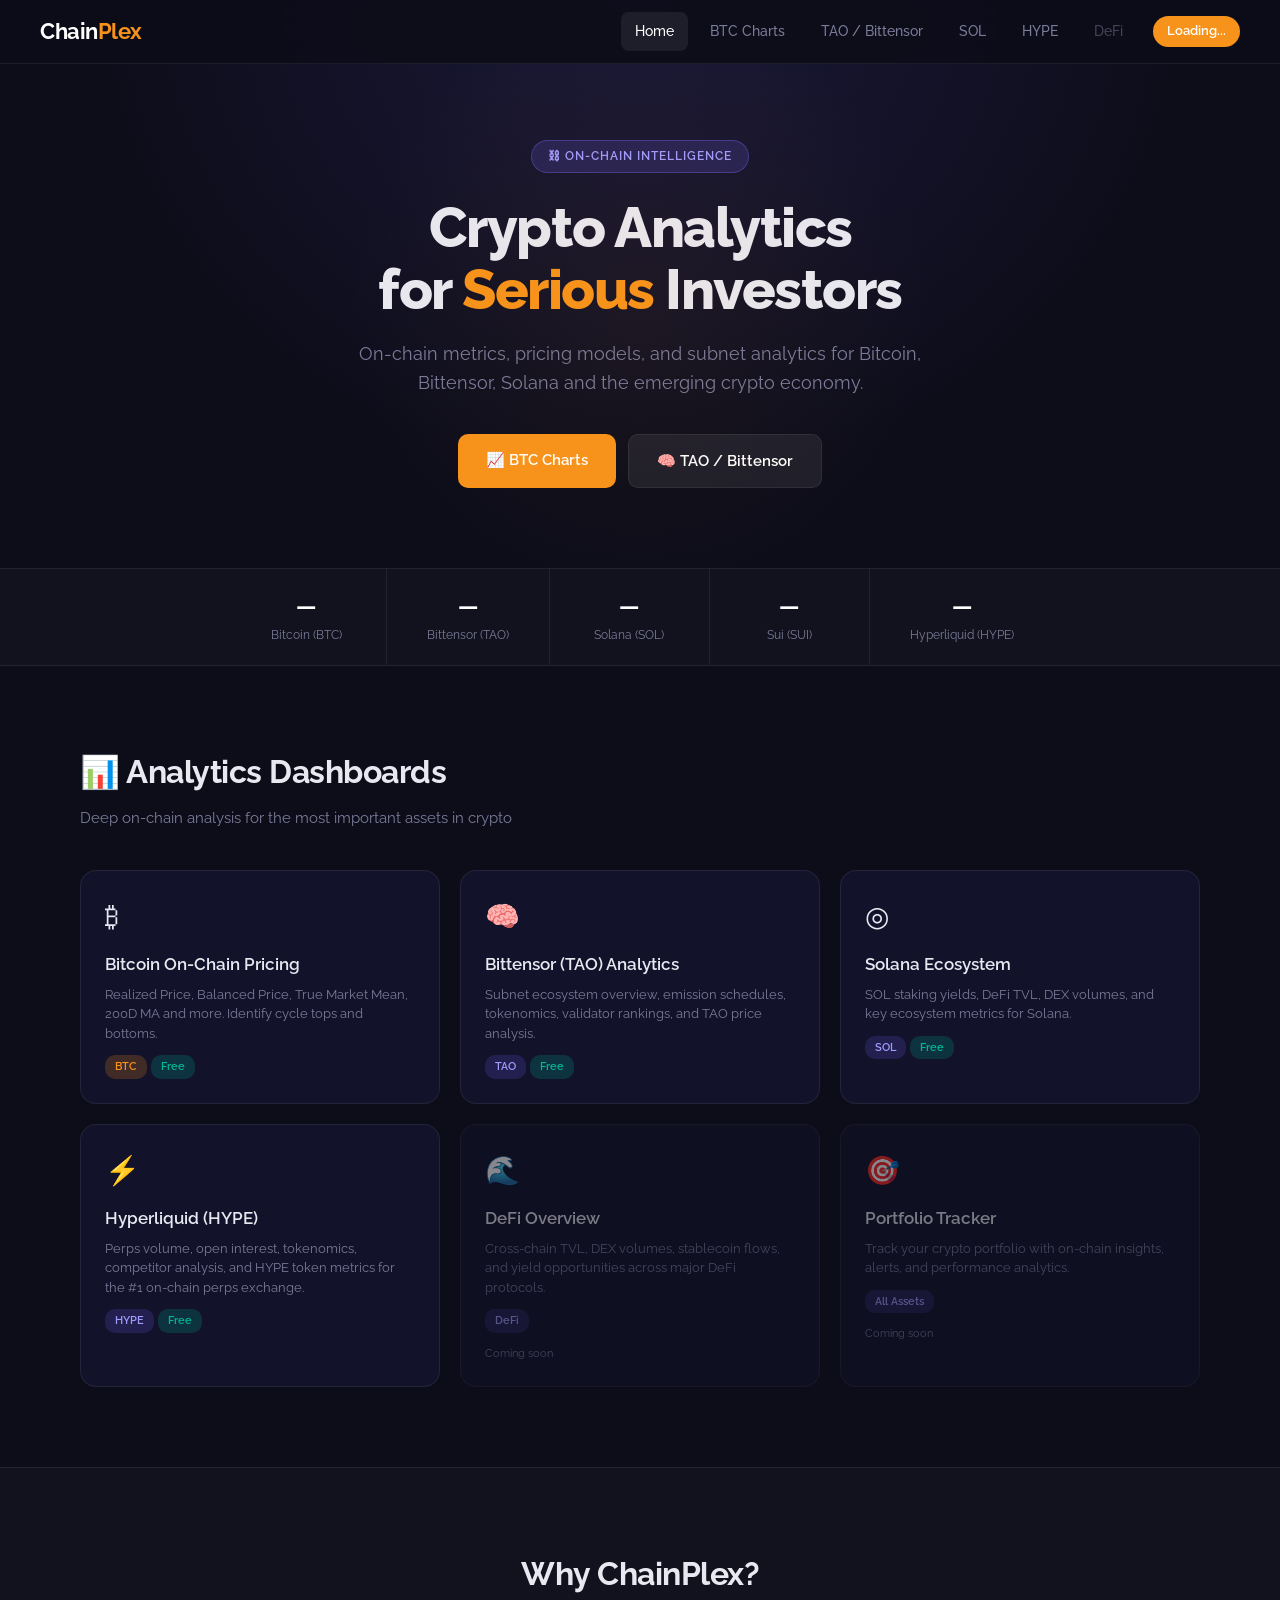
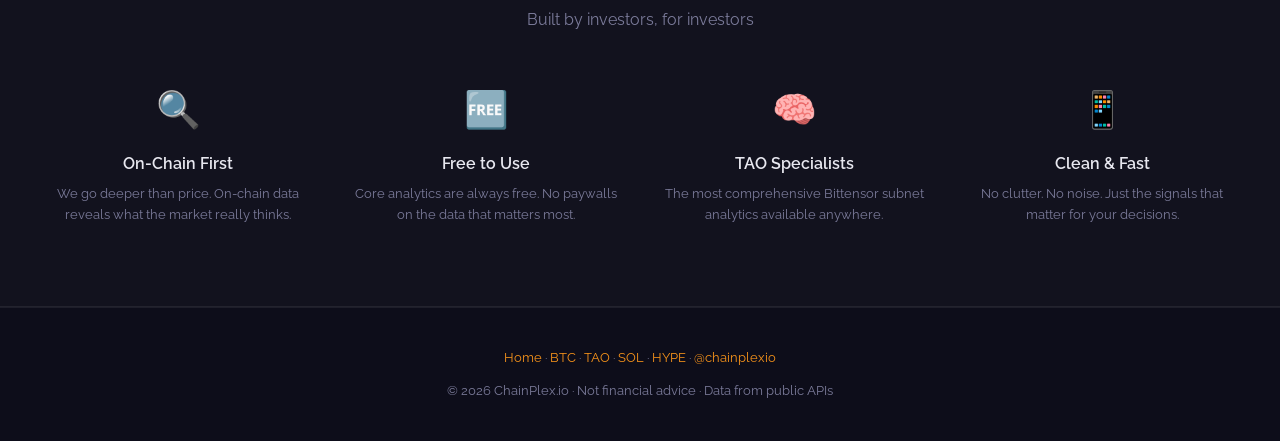
<file: index.html>
<!DOCTYPE html>
<html lang="en">
<head>
  <meta charset="UTF-8">
  <meta name="viewport" content="width=device-width, initial-scale=1.0">
  <title>ChainPlex — Crypto On-Chain Analytics</title>
  <link href="https://fonts.googleapis.com/css2?family=Raleway:wght@300;400;500;600;700;800&display=swap" rel="stylesheet">
  <link rel="stylesheet" href="css/style.css">
</head>
<body>

<nav>
  <a href="/" class="nav-logo">Chain<span>Plex</span></a>
  <div class="nav-links">
    <a href="/" class="active">Home</a>
    <a href="btc.html">BTC Charts</a>
    <a href="tao.html">TAO / Bittensor</a>
    <a href="sol.html">SOL</a>
    <a href="hype.html">HYPE</a>
    <a href="#" style="opacity:0.5;pointer-events:none">DeFi</a>
    <span id="btcPrice" class="nav-badge">Loading...</span>
  </div>
</nav>

<!-- HERO -->
<section class="hero">
  <div class="hero-badge">⛓ On-Chain Intelligence</div>
  <h1>Crypto Analytics<br>for <span>Serious</span> Investors</h1>
  <p>On-chain metrics, pricing models, and subnet analytics for Bitcoin, Bittensor, Solana and the emerging crypto economy.</p>
  <div class="hero-buttons">
    <a href="btc.html" class="btn-primary">📈 BTC Charts</a>
    <a href="tao.html" class="btn-secondary">🧠 TAO / Bittensor</a>
  </div>
</section>

<!-- LIVE STATS -->
<div class="stats-bar" id="statsBar">
  <div class="stat-item">
    <div class="stat-value" id="s-btc">—</div>
    <div class="stat-label">Bitcoin (BTC)</div>
  </div>
  <div class="stat-item">
    <div class="stat-value" id="s-tao">—</div>
    <div class="stat-label">Bittensor (TAO)</div>
  </div>
  <div class="stat-item">
    <div class="stat-value" id="s-sol">—</div>
    <div class="stat-label">Solana (SOL)</div>
  </div>
  <div class="stat-item">
    <div class="stat-value" id="s-sui">—</div>
    <div class="stat-label">Sui (SUI)</div>
  </div>
  <div class="stat-item">
    <div class="stat-value" id="s-hype">—</div>
    <div class="stat-label">Hyperliquid (HYPE)</div>
  </div>
</div>

<!-- CHARTS SECTION -->
<div class="section">
  <div class="section-title">📊 Analytics Dashboards</div>
  <p class="section-desc">Deep on-chain analysis for the most important assets in crypto</p>

  <div class="cards-grid">
    <a href="btc.html" class="card">
      <div class="card-icon">₿</div>
      <div class="card-title">Bitcoin On-Chain Pricing</div>
      <div class="card-desc">Realized Price, Balanced Price, True Market Mean, 200D MA and more. Identify cycle tops and bottoms.</div>
      <span class="card-tag btc">BTC</span>
      <span class="card-tag free">Free</span>
    </a>

    <a href="tao.html" class="card">
      <div class="card-icon">🧠</div>
      <div class="card-title">Bittensor (TAO) Analytics</div>
      <div class="card-desc">Subnet ecosystem overview, emission schedules, tokenomics, validator rankings, and TAO price analysis.</div>
      <span class="card-tag">TAO</span>
      <span class="card-tag free">Free</span>
    </a>

    <a href="sol.html" class="card">
      <div class="card-icon">◎</div>
      <div class="card-title">Solana Ecosystem</div>
      <div class="card-desc">SOL staking yields, DeFi TVL, DEX volumes, and key ecosystem metrics for Solana.</div>
      <span class="card-tag">SOL</span>
      <span class="card-tag free">Free</span>
    </a>

    <a href="hype.html" class="card">
      <div class="card-icon">⚡</div>
      <div class="card-title">Hyperliquid (HYPE)</div>
      <div class="card-desc">Perps volume, open interest, tokenomics, competitor analysis, and HYPE token metrics for the #1 on-chain perps exchange.</div>
      <span class="card-tag">HYPE</span>
      <span class="card-tag free">Free</span>
    </a>

    <a href="#" class="card" style="opacity:0.5;pointer-events:none">
      <div class="card-icon">🌊</div>
      <div class="card-title">DeFi Overview</div>
      <div class="card-desc">Cross-chain TVL, DEX volumes, stablecoin flows, and yield opportunities across major DeFi protocols.</div>
      <span class="card-tag">DeFi</span>
      <span style="font-size:11px;color:var(--muted);margin-top:12px;display:block">Coming soon</span>
    </a>

    <a href="#" class="card" style="opacity:0.5;pointer-events:none">
      <div class="card-icon">🎯</div>
      <div class="card-title">Portfolio Tracker</div>
      <div class="card-desc">Track your crypto portfolio with on-chain insights, alerts, and performance analytics.</div>
      <span class="card-tag">All Assets</span>
      <span style="font-size:11px;color:var(--muted);margin-top:12px;display:block">Coming soon</span>
    </a>
  </div>
</div>

<!-- WHY CHAINPLEX -->
<div style="background:rgba(255,255,255,0.02);border-top:1px solid var(--border);border-bottom:1px solid var(--border);padding:80px 40px;">
  <div style="max-width:1200px;margin:0 auto;">
    <div class="section-title" style="text-align:center;margin-bottom:8px">Why ChainPlex?</div>
    <p style="text-align:center;color:var(--muted);margin-bottom:48px">Built by investors, for investors</p>
    <div style="display:grid;grid-template-columns:repeat(auto-fit,minmax(220px,1fr));gap:32px;text-align:center;">
      <div>
        <div style="font-size:36px;margin-bottom:12px">🔍</div>
        <div style="font-weight:600;margin-bottom:8px">On-Chain First</div>
        <div style="font-size:13px;color:var(--muted)">We go deeper than price. On-chain data reveals what the market really thinks.</div>
      </div>
      <div>
        <div style="font-size:36px;margin-bottom:12px">🆓</div>
        <div style="font-weight:600;margin-bottom:8px">Free to Use</div>
        <div style="font-size:13px;color:var(--muted)">Core analytics are always free. No paywalls on the data that matters most.</div>
      </div>
      <div>
        <div style="font-size:36px;margin-bottom:12px">🧠</div>
        <div style="font-weight:600;margin-bottom:8px">TAO Specialists</div>
        <div style="font-size:13px;color:var(--muted)">The most comprehensive Bittensor subnet analytics available anywhere.</div>
      </div>
      <div>
        <div style="font-size:36px;margin-bottom:12px">📱</div>
        <div style="font-weight:600;margin-bottom:8px">Clean & Fast</div>
        <div style="font-size:13px;color:var(--muted)">No clutter. No noise. Just the signals that matter for your decisions.</div>
      </div>
    </div>
  </div>
</div>

<footer>
  <div style="margin-bottom:12px">
    <a href="/">Home</a> ·
    <a href="btc.html">BTC</a> ·
    <a href="tao.html">TAO</a> ·
    <a href="sol.html">SOL</a> ·
    <a href="hype.html">HYPE</a> ·
    <a href="https://x.com/chainplexio" target="_blank">@chainplexio</a>
  </div>
  © 2026 ChainPlex.io · Not financial advice · Data from public APIs
</footer>

<script>
async function loadPrices() {
  try {
    const res = await fetch('https://api.coingecko.com/api/v3/simple/price?ids=bitcoin,bittensor,solana,sui,hyperliquid&vs_currencies=usd&include_24hr_change=true');
    const d = await res.json();

    const fmt = (v) => '$' + v.toLocaleString('en-US', {maximumFractionDigits: v > 1000 ? 0 : 2});
    const chg = (c) => (c >= 0 ? '+' : '') + c.toFixed(2) + '%';

    const items = [
      { id: 's-btc', coin: 'bitcoin', navId: 'btcPrice' },
      { id: 's-tao', coin: 'bittensor' },
      { id: 's-sol', coin: 'solana' },
      { id: 's-sui', coin: 'sui' },
      { id: 's-hype', coin: 'hyperliquid' },
    ];

    items.forEach(item => {
      const coin = d[item.coin];
      if (!coin) return;
      const el = document.getElementById(item.id);
      const change = coin.usd_24h_change;
      el.textContent = fmt(coin.usd);
      el.className = 'stat-value ' + (change >= 0 ? 'up' : 'down');
      el.title = chg(change) + ' 24h';

      if (item.navId) {
        document.getElementById(item.navId).textContent = fmt(coin.usd);
      }
    });
  } catch(e) {
    console.error('Price fetch failed', e);
  }
}

loadPrices();
setInterval(loadPrices, 60000); // refresh every minute
</script>

</body>
</html>
</file>
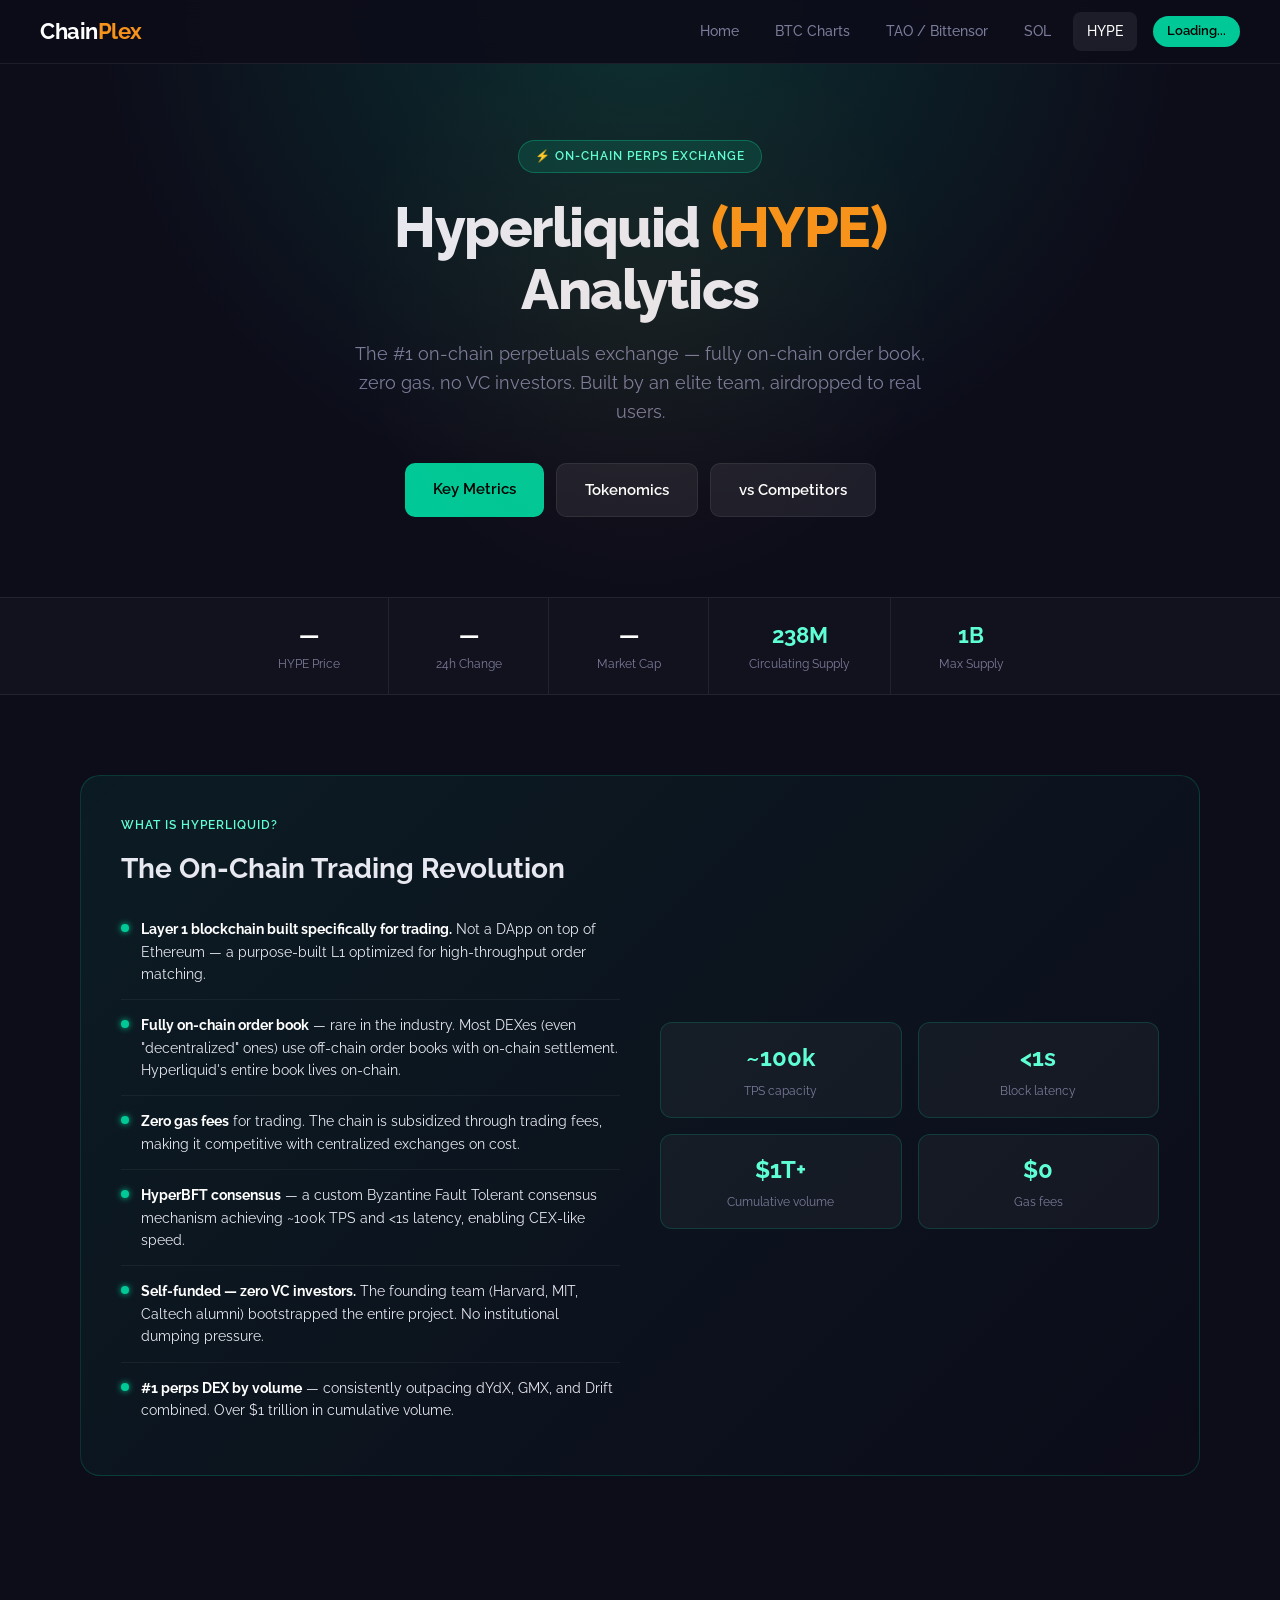
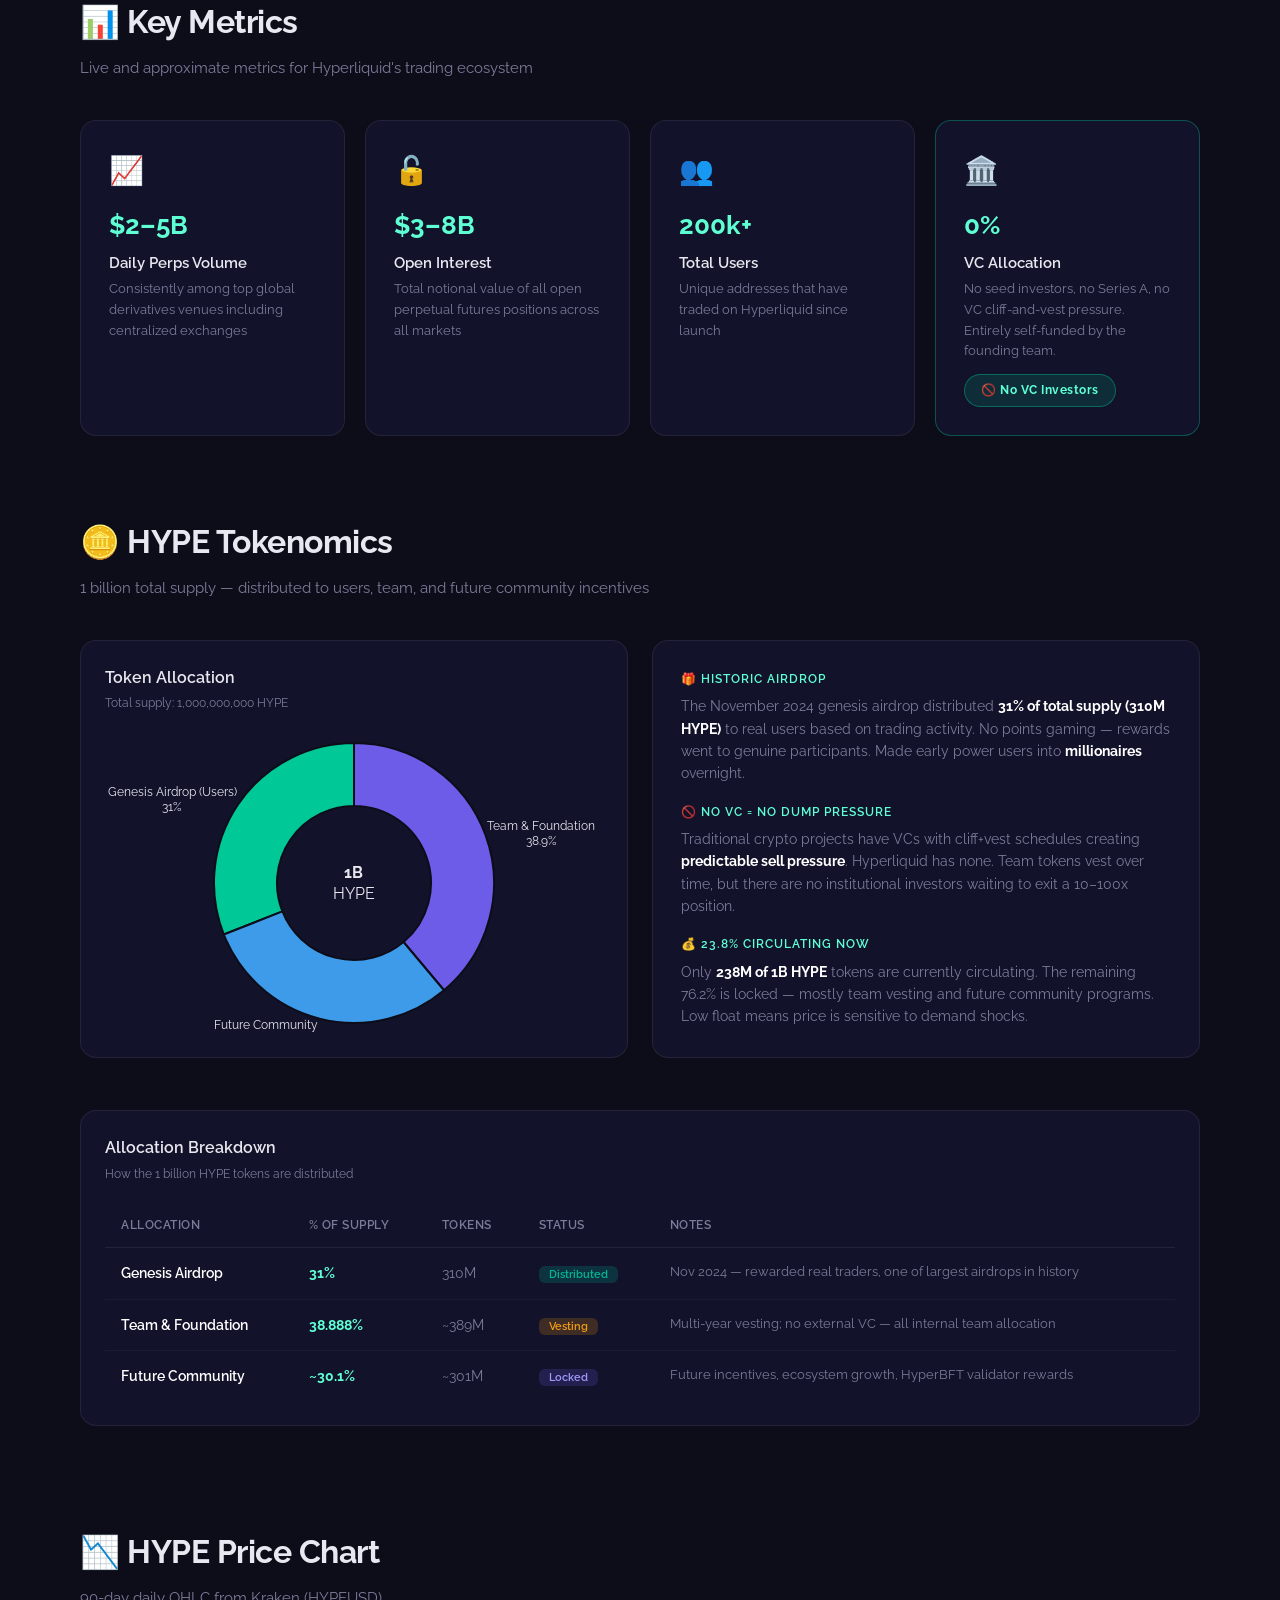
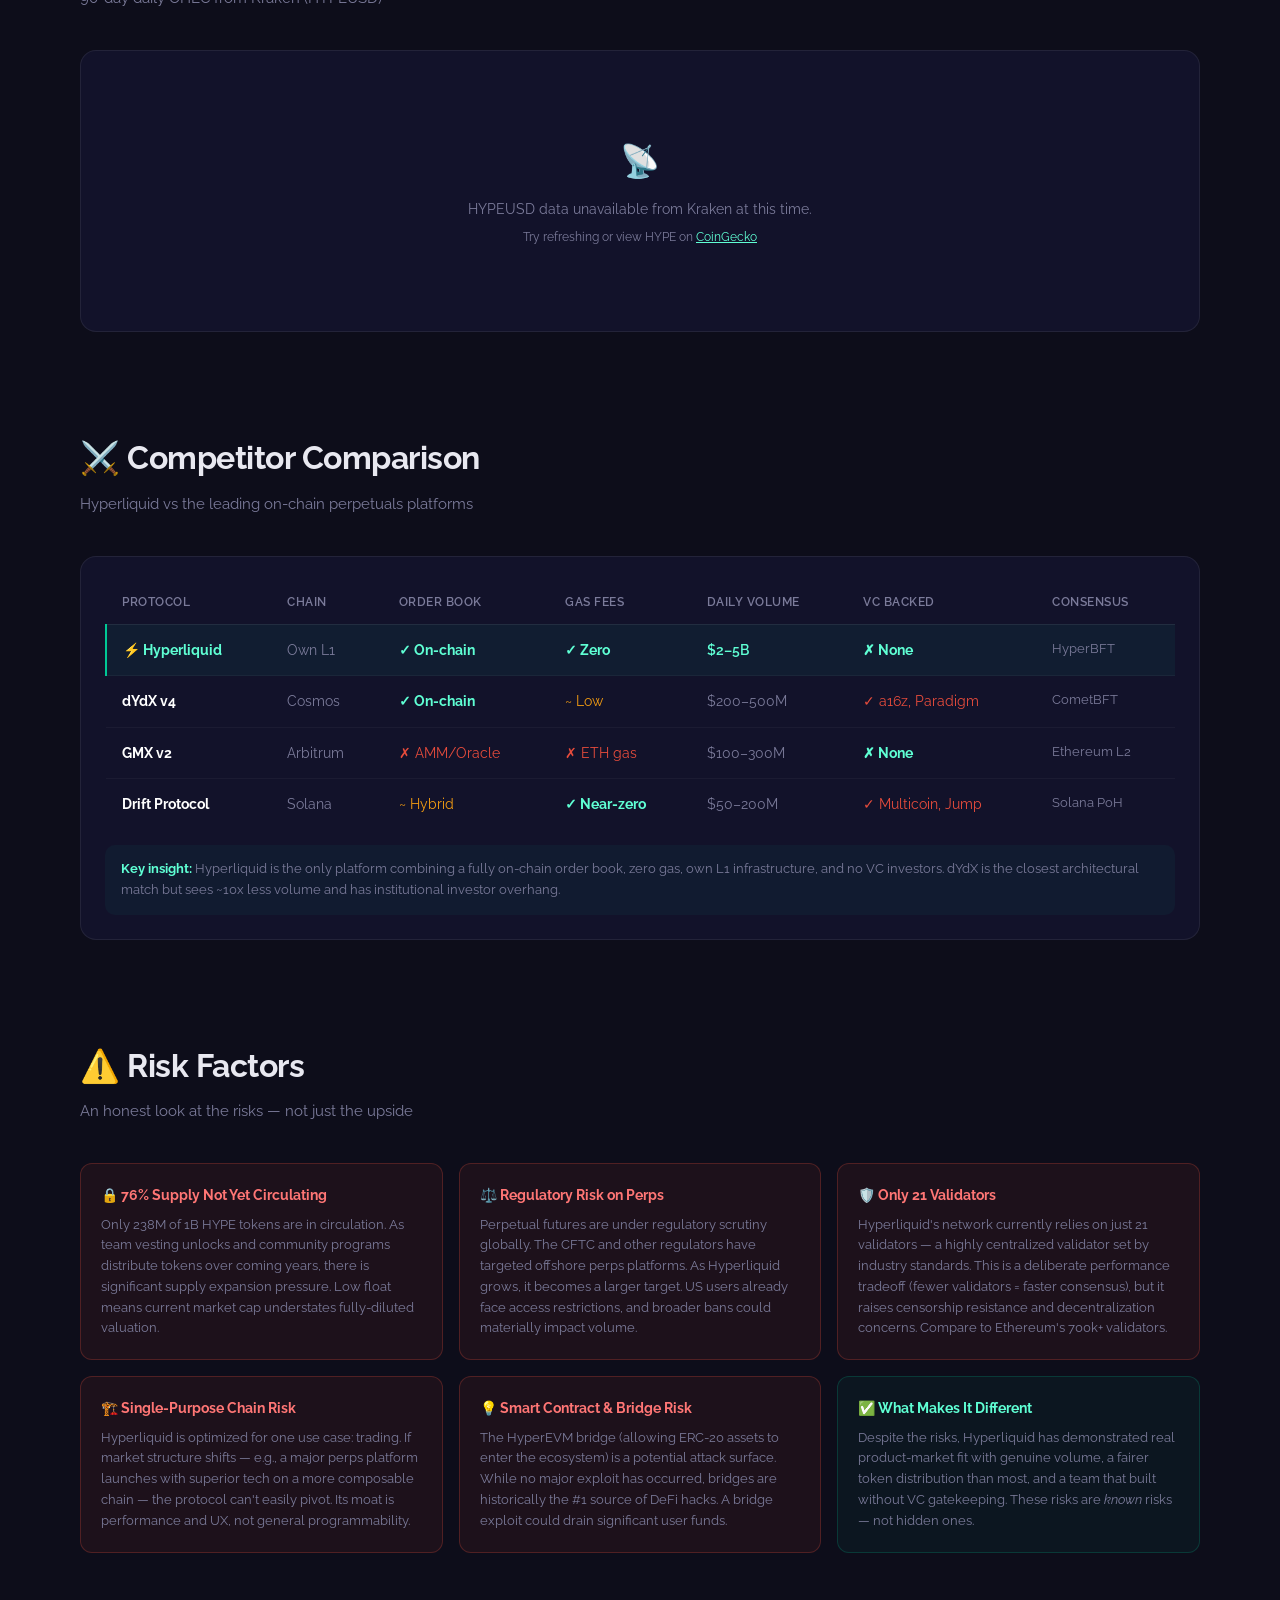
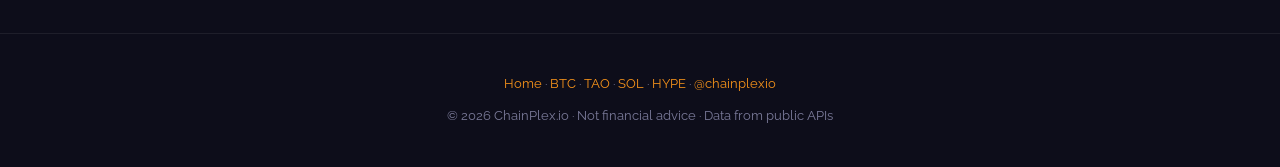
<file: hype.html>
<!DOCTYPE html>
<html lang="en">
<head>
  <meta charset="UTF-8">
  <meta name="viewport" content="width=device-width, initial-scale=1.0">
  <title>Hyperliquid (HYPE) Analytics | ChainPlex</title>
  <link href="https://fonts.googleapis.com/css2?family=Raleway:wght@300;400;500;600;700;800&display=swap" rel="stylesheet">
  <link rel="stylesheet" href="css/style.css">
  <script src="https://cdn.plot.ly/plotly-2.27.0.min.js"></script>
  <style>
    :root {
      --hype: #00c896;
      --hype-light: #5fffd4;
      --hype-dim: rgba(0,200,150,0.15);
      --hype-border: rgba(0,200,150,0.35);
    }

    .hype-badge { background: var(--hype-dim); border-color: var(--hype-border); color: var(--hype-light); }
    .hype-color { color: var(--hype-light); }
    .hype-value { color: var(--hype-light); }

    .hero-hype {
      background: radial-gradient(ellipse at top, rgba(0,200,150,0.18) 0%, transparent 60%);
    }

    .metric-card {
      background: var(--card);
      border: 1px solid var(--border);
      border-radius: 16px;
      padding: 28px;
      transition: all 0.2s;
    }
    .metric-card:hover {
      border-color: var(--hype-border);
      transform: translateY(-2px);
      box-shadow: 0 8px 32px rgba(0,0,0,0.3);
    }
    .metric-icon { font-size: 28px; margin-bottom: 12px; }
    .metric-value { font-size: 26px; font-weight: 700; color: var(--hype-light); margin-bottom: 4px; }
    .metric-label { font-size: 13px; color: var(--muted); }

    .badge-novc {
      background: rgba(0,200,150,0.15);
      border: 1px solid rgba(0,200,150,0.4);
      color: var(--hype-light);
      padding: 6px 16px;
      border-radius: 20px;
      font-size: 12px;
      font-weight: 700;
      letter-spacing: 0.5px;
      display: inline-block;
      margin-top: 12px;
    }

    /* Competitor table */
    .comp-table {
      width: 100%;
      border-collapse: collapse;
      font-size: 14px;
    }
    .comp-table th {
      text-align: left;
      padding: 12px 16px;
      color: var(--muted);
      font-weight: 600;
      font-size: 12px;
      text-transform: uppercase;
      letter-spacing: 0.5px;
      border-bottom: 1px solid var(--border);
    }
    .comp-table td {
      padding: 14px 16px;
      border-bottom: 1px solid rgba(255,255,255,0.04);
      vertical-align: top;
    }
    .comp-table tr:last-child td { border-bottom: none; }
    .comp-table tr.highlight-row td { background: rgba(0,200,150,0.06); }
    .comp-table tr.highlight-row td:first-child { border-left: 2px solid var(--hype); }

    .check { color: var(--hype-light); font-weight: 700; }
    .cross { color: var(--danger); }
    .partial { color: #f39c12; }

    /* Risk cards */
    .risk-card {
      background: rgba(231,76,60,0.08);
      border: 1px solid rgba(231,76,60,0.25);
      border-radius: 12px;
      padding: 20px;
    }
    .risk-title { font-size: 14px; font-weight: 700; color: #ff7675; margin-bottom: 8px; }
    .risk-desc { font-size: 13px; color: var(--muted); line-height: 1.6; }

    .info-row {
      display: flex;
      align-items: flex-start;
      gap: 12px;
      padding: 14px 0;
      border-bottom: 1px solid rgba(255,255,255,0.05);
    }
    .info-row:last-child { border-bottom: none; }
    .info-dot {
      width: 8px; height: 8px;
      border-radius: 50%;
      background: var(--hype);
      flex-shrink: 0;
      margin-top: 6px;
      box-shadow: 0 0 6px var(--hype);
    }
    .info-text { font-size: 14px; color: var(--text); line-height: 1.6; }
    .info-text strong { color: white; }

    #chartNoData {
      display: none;
      padding: 60px 0;
      text-align: center;
      color: var(--muted);
      font-size: 14px;
    }
  </style>
</head>
<body>

<nav>
  <a href="/" class="nav-logo">Chain<span>Plex</span></a>
  <div class="nav-links">
    <a href="/">Home</a>
    <a href="btc.html">BTC Charts</a>
    <a href="tao.html">TAO / Bittensor</a>
    <a href="sol.html">SOL</a>
    <a href="hype.html" class="active">HYPE</a>
    <span id="hypeNavPrice" class="nav-badge" style="background:var(--hype);color:#000">Loading...</span>
  </div>
</nav>

<!-- HERO -->
<section class="hero hero-hype">
  <div class="hero-badge hype-badge">⚡ On-Chain Perps Exchange</div>
  <h1>Hyperliquid <span class="hype-color">(HYPE)</span><br>Analytics</h1>
  <p>The #1 on-chain perpetuals exchange — fully on-chain order book, zero gas, no VC investors. Built by an elite team, airdropped to real users.</p>
  <div class="hero-buttons">
    <a href="#metrics" class="btn-primary" style="background:var(--hype);color:#000">Key Metrics</a>
    <a href="#tokenomics" class="btn-secondary">Tokenomics</a>
    <a href="#compare" class="btn-secondary">vs Competitors</a>
  </div>
</section>

<!-- LIVE STATS BAR -->
<div class="stats-bar" id="hypeStats">
  <div class="stat-item">
    <div class="stat-value" id="hype-price">—</div>
    <div class="stat-label">HYPE Price</div>
  </div>
  <div class="stat-item">
    <div class="stat-value" id="hype-change">—</div>
    <div class="stat-label">24h Change</div>
  </div>
  <div class="stat-item">
    <div class="stat-value" id="hype-mcap">—</div>
    <div class="stat-label">Market Cap</div>
  </div>
  <div class="stat-item">
    <div class="stat-value hype-value">238M</div>
    <div class="stat-label">Circulating Supply</div>
  </div>
  <div class="stat-item">
    <div class="stat-value hype-value">1B</div>
    <div class="stat-label">Max Supply</div>
  </div>
</div>

<!-- WHAT IS HYPERLIQUID -->
<div class="section">
  <div class="subnet-hero" style="background:linear-gradient(135deg,rgba(0,200,150,0.08) 0%,rgba(13,13,26,0) 100%);border-color:rgba(0,200,150,0.2)">
    <div class="subnet-hero-text">
      <div style="color:var(--hype-light);font-size:12px;font-weight:600;text-transform:uppercase;letter-spacing:1px;margin-bottom:12px">What is Hyperliquid?</div>
      <h2>The On-Chain Trading Revolution</h2>

      <div class="info-row">
        <div class="info-dot"></div>
        <div class="info-text"><strong>Layer 1 blockchain built specifically for trading.</strong> Not a DApp on top of Ethereum — a purpose-built L1 optimized for high-throughput order matching.</div>
      </div>
      <div class="info-row">
        <div class="info-dot"></div>
        <div class="info-text"><strong>Fully on-chain order book</strong> — rare in the industry. Most DEXes (even "decentralized" ones) use off-chain order books with on-chain settlement. Hyperliquid's entire book lives on-chain.</div>
      </div>
      <div class="info-row">
        <div class="info-dot"></div>
        <div class="info-text"><strong>Zero gas fees</strong> for trading. The chain is subsidized through trading fees, making it competitive with centralized exchanges on cost.</div>
      </div>
      <div class="info-row">
        <div class="info-dot"></div>
        <div class="info-text"><strong>HyperBFT consensus</strong> — a custom Byzantine Fault Tolerant consensus mechanism achieving ~100k TPS and &lt;1s latency, enabling CEX-like speed.</div>
      </div>
      <div class="info-row">
        <div class="info-dot"></div>
        <div class="info-text"><strong>Self-funded — zero VC investors.</strong> The founding team (Harvard, MIT, Caltech alumni) bootstrapped the entire project. No institutional dumping pressure.</div>
      </div>
      <div class="info-row" style="border-bottom:none">
        <div class="info-dot"></div>
        <div class="info-text"><strong>#1 perps DEX by volume</strong> — consistently outpacing dYdX, GMX, and Drift combined. Over $1 trillion in cumulative volume.</div>
      </div>
    </div>

    <div class="subnet-stats">
      <div class="subnet-stat" style="border-color:rgba(0,200,150,0.2)">
        <div class="subnet-stat-value" style="color:var(--hype-light)">~100k</div>
        <div class="subnet-stat-label">TPS capacity</div>
      </div>
      <div class="subnet-stat" style="border-color:rgba(0,200,150,0.2)">
        <div class="subnet-stat-value" style="color:var(--hype-light)">&lt;1s</div>
        <div class="subnet-stat-label">Block latency</div>
      </div>
      <div class="subnet-stat" style="border-color:rgba(0,200,150,0.2)">
        <div class="subnet-stat-value" style="color:var(--hype-light)">$1T+</div>
        <div class="subnet-stat-label">Cumulative volume</div>
      </div>
      <div class="subnet-stat" style="border-color:rgba(0,200,150,0.2)">
        <div class="subnet-stat-value" style="color:var(--hype-light)">$0</div>
        <div class="subnet-stat-label">Gas fees</div>
      </div>
    </div>
  </div>
</div>

<!-- KEY METRICS -->
<div class="section" style="padding-top:0" id="metrics">
  <div class="section-title">📊 Key Metrics</div>
  <p class="section-desc">Live and approximate metrics for Hyperliquid's trading ecosystem</p>

  <div style="display:grid;grid-template-columns:repeat(auto-fill,minmax(240px,1fr));gap:20px">
    <div class="metric-card">
      <div class="metric-icon">📈</div>
      <div class="metric-value">$2–5B</div>
      <div class="metric-label" style="font-size:15px;font-weight:600;color:var(--text);margin-bottom:4px">Daily Perps Volume</div>
      <div class="metric-label">Consistently among top global derivatives venues including centralized exchanges</div>
    </div>

    <div class="metric-card">
      <div class="metric-icon">🔓</div>
      <div class="metric-value">$3–8B</div>
      <div class="metric-label" style="font-size:15px;font-weight:600;color:var(--text);margin-bottom:4px">Open Interest</div>
      <div class="metric-label">Total notional value of all open perpetual futures positions across all markets</div>
    </div>

    <div class="metric-card">
      <div class="metric-icon">👥</div>
      <div class="metric-value">200k+</div>
      <div class="metric-label" style="font-size:15px;font-weight:600;color:var(--text);margin-bottom:4px">Total Users</div>
      <div class="metric-label">Unique addresses that have traded on Hyperliquid since launch</div>
    </div>

    <div class="metric-card" style="border-color:var(--hype-border)">
      <div class="metric-icon">🏛️</div>
      <div class="metric-value" style="color:var(--hype-light)">0%</div>
      <div class="metric-label" style="font-size:15px;font-weight:600;color:var(--text);margin-bottom:4px">VC Allocation</div>
      <div class="metric-label">No seed investors, no Series A, no VC cliff-and-vest pressure. Entirely self-funded by the founding team.</div>
      <div class="badge-novc">🚫 No VC Investors</div>
    </div>
  </div>
</div>

<!-- TOKENOMICS -->
<div class="section" style="padding-top:0" id="tokenomics">
  <div class="section-title">🪙 HYPE Tokenomics</div>
  <p class="section-desc">1 billion total supply — distributed to users, team, and future community incentives</p>

  <div style="display:grid;grid-template-columns:1fr 1fr;gap:24px;margin-bottom:32px">
    <!-- Donut chart -->
    <div class="chart-card">
      <div class="chart-card-header">
        <div>
          <div class="chart-card-title">Token Allocation</div>
          <div class="chart-card-desc">Total supply: 1,000,000,000 HYPE</div>
        </div>
      </div>
      <div id="tokenomicsChart" style="height:300px"></div>
    </div>

    <!-- Key points -->
    <div class="chart-card" style="display:flex;flex-direction:column;gap:18px;justify-content:center;padding:28px">
      <div>
        <div style="font-size:12px;font-weight:600;text-transform:uppercase;letter-spacing:1px;color:var(--hype-light);margin-bottom:6px">🎁 Historic Airdrop</div>
        <div style="font-size:14px;color:var(--muted);line-height:1.6">The November 2024 genesis airdrop distributed <strong style="color:white">31% of total supply (310M HYPE)</strong> to real users based on trading activity. No points gaming — rewards went to genuine participants. Made early power users into <strong style="color:white">millionaires</strong> overnight.</div>
      </div>
      <div>
        <div style="font-size:12px;font-weight:600;text-transform:uppercase;letter-spacing:1px;color:var(--hype-light);margin-bottom:6px">🚫 No VC = No Dump Pressure</div>
        <div style="font-size:14px;color:var(--muted);line-height:1.6">Traditional crypto projects have VCs with cliff+vest schedules creating <strong style="color:white">predictable sell pressure</strong>. Hyperliquid has none. Team tokens vest over time, but there are no institutional investors waiting to exit a 10–100x position.</div>
      </div>
      <div>
        <div style="font-size:12px;font-weight:600;text-transform:uppercase;letter-spacing:1px;color:var(--hype-light);margin-bottom:6px">💰 23.8% Circulating Now</div>
        <div style="font-size:14px;color:var(--muted);line-height:1.6">Only <strong style="color:white">238M of 1B HYPE</strong> tokens are currently circulating. The remaining 76.2% is locked — mostly team vesting and future community programs. Low float means price is sensitive to demand shocks.</div>
      </div>
    </div>
  </div>

  <!-- Allocation breakdown table -->
  <div class="chart-card">
    <div class="chart-card-header">
      <div>
        <div class="chart-card-title">Allocation Breakdown</div>
        <div class="chart-card-desc">How the 1 billion HYPE tokens are distributed</div>
      </div>
    </div>
    <div style="overflow-x:auto">
      <table class="comp-table">
        <thead>
          <tr>
            <th>Allocation</th>
            <th>% of Supply</th>
            <th>Tokens</th>
            <th>Status</th>
            <th>Notes</th>
          </tr>
        </thead>
        <tbody>
          <tr>
            <td style="color:white;font-weight:600">Genesis Airdrop</td>
            <td style="color:var(--hype-light);font-weight:700">31%</td>
            <td style="color:var(--muted)">310M</td>
            <td><span style="background:rgba(0,184,148,0.2);color:var(--success);border-radius:6px;padding:2px 10px;font-size:11px;font-weight:600">Distributed</span></td>
            <td style="color:var(--muted);font-size:13px">Nov 2024 — rewarded real traders, one of largest airdrops in history</td>
          </tr>
          <tr>
            <td style="color:white;font-weight:600">Team &amp; Foundation</td>
            <td style="color:var(--hype-light);font-weight:700">38.888%</td>
            <td style="color:var(--muted)">~389M</td>
            <td><span style="background:rgba(243,156,18,0.2);color:#f39c12;border-radius:6px;padding:2px 10px;font-size:11px;font-weight:600">Vesting</span></td>
            <td style="color:var(--muted);font-size:13px">Multi-year vesting; no external VC — all internal team allocation</td>
          </tr>
          <tr>
            <td style="color:white;font-weight:600">Future Community</td>
            <td style="color:var(--hype-light);font-weight:700">~30.1%</td>
            <td style="color:var(--muted)">~301M</td>
            <td><span style="background:rgba(108,92,231,0.2);color:var(--tao-light);border-radius:6px;padding:2px 10px;font-size:11px;font-weight:600">Locked</span></td>
            <td style="color:var(--muted);font-size:13px">Future incentives, ecosystem growth, HyperBFT validator rewards</td>
          </tr>
        </tbody>
      </table>
    </div>
  </div>
</div>

<!-- HYPE PRICE CHART -->
<div class="section" style="padding-top:0" id="chart">
  <div class="section-title">📉 HYPE Price Chart</div>
  <p class="section-desc">90-day daily OHLC from Kraken (HYPEUSD)</p>

  <div class="chart-card">
    <div id="priceChart" style="height:380px"></div>
    <div id="chartNoData">
      <div style="font-size:32px;margin-bottom:12px">📡</div>
      <div>HYPEUSD data unavailable from Kraken at this time.</div>
      <div style="margin-top:8px;font-size:12px">Try refreshing or view HYPE on <a href="https://www.coingecko.com/en/coins/hyperliquid" target="_blank" style="color:var(--hype-light)">CoinGecko</a></div>
    </div>
  </div>
</div>

<!-- COMPETITOR COMPARISON -->
<div class="section" style="padding-top:0" id="compare">
  <div class="section-title">⚔️ Competitor Comparison</div>
  <p class="section-desc">Hyperliquid vs the leading on-chain perpetuals platforms</p>

  <div class="chart-card">
    <div style="overflow-x:auto">
      <table class="comp-table">
        <thead>
          <tr>
            <th>Protocol</th>
            <th>Chain</th>
            <th>Order Book</th>
            <th>Gas Fees</th>
            <th>Daily Volume</th>
            <th>VC Backed</th>
            <th>Consensus</th>
          </tr>
        </thead>
        <tbody>
          <tr class="highlight-row">
            <td><strong style="color:var(--hype-light)">⚡ Hyperliquid</strong></td>
            <td style="color:var(--muted)">Own L1</td>
            <td><span class="check">✓ On-chain</span></td>
            <td><span class="check">✓ Zero</span></td>
            <td style="color:var(--hype-light);font-weight:600">$2–5B</td>
            <td><span class="check">✗ None</span></td>
            <td style="color:var(--muted);font-size:13px">HyperBFT</td>
          </tr>
          <tr>
            <td><strong style="color:white">dYdX v4</strong></td>
            <td style="color:var(--muted)">Cosmos</td>
            <td><span class="check">✓ On-chain</span></td>
            <td><span class="partial">~ Low</span></td>
            <td style="color:var(--muted)">$200–500M</td>
            <td><span class="cross">✓ a16z, Paradigm</span></td>
            <td style="color:var(--muted);font-size:13px">CometBFT</td>
          </tr>
          <tr>
            <td><strong style="color:white">GMX v2</strong></td>
            <td style="color:var(--muted)">Arbitrum</td>
            <td><span class="cross">✗ AMM/Oracle</span></td>
            <td><span class="cross">✗ ETH gas</span></td>
            <td style="color:var(--muted)">$100–300M</td>
            <td><span class="check">✗ None</span></td>
            <td style="color:var(--muted);font-size:13px">Ethereum L2</td>
          </tr>
          <tr>
            <td><strong style="color:white">Drift Protocol</strong></td>
            <td style="color:var(--muted)">Solana</td>
            <td><span class="partial">~ Hybrid</span></td>
            <td><span class="check">✓ Near-zero</span></td>
            <td style="color:var(--muted)">$50–200M</td>
            <td><span class="cross">✓ Multicoin, Jump</span></td>
            <td style="color:var(--muted);font-size:13px">Solana PoH</td>
          </tr>
        </tbody>
      </table>
    </div>
    <div style="margin-top:16px;padding:14px 16px;background:rgba(0,200,150,0.05);border-radius:10px;font-size:13px;color:var(--muted)">
      <strong style="color:var(--hype-light)">Key insight:</strong> Hyperliquid is the only platform combining a fully on-chain order book, zero gas, own L1 infrastructure, and no VC investors. dYdX is the closest architectural match but sees ~10x less volume and has institutional investor overhang.
    </div>
  </div>
</div>

<!-- RISK SECTION -->
<div class="section" style="padding-top:0" id="risks">
  <div class="section-title">⚠️ Risk Factors</div>
  <p class="section-desc">An honest look at the risks — not just the upside</p>

  <div style="display:grid;grid-template-columns:repeat(auto-fill,minmax(300px,1fr));gap:16px">
    <div class="risk-card">
      <div class="risk-title">🔒 76% Supply Not Yet Circulating</div>
      <div class="risk-desc">Only 238M of 1B HYPE tokens are in circulation. As team vesting unlocks and community programs distribute tokens over coming years, there is significant supply expansion pressure. Low float means current market cap understates fully-diluted valuation.</div>
    </div>

    <div class="risk-card">
      <div class="risk-title">⚖️ Regulatory Risk on Perps</div>
      <div class="risk-desc">Perpetual futures are under regulatory scrutiny globally. The CFTC and other regulators have targeted offshore perps platforms. As Hyperliquid grows, it becomes a larger target. US users already face access restrictions, and broader bans could materially impact volume.</div>
    </div>

    <div class="risk-card">
      <div class="risk-title">🛡️ Only 21 Validators</div>
      <div class="risk-desc">Hyperliquid's network currently relies on just 21 validators — a highly centralized validator set by industry standards. This is a deliberate performance tradeoff (fewer validators = faster consensus), but it raises censorship resistance and decentralization concerns. Compare to Ethereum's 700k+ validators.</div>
    </div>

    <div class="risk-card">
      <div class="risk-title">🏗️ Single-Purpose Chain Risk</div>
      <div class="risk-desc">Hyperliquid is optimized for one use case: trading. If market structure shifts — e.g., a major perps platform launches with superior tech on a more composable chain — the protocol can't easily pivot. Its moat is performance and UX, not general programmability.</div>
    </div>

    <div class="risk-card">
      <div class="risk-title">💡 Smart Contract &amp; Bridge Risk</div>
      <div class="risk-desc">The HyperEVM bridge (allowing ERC-20 assets to enter the ecosystem) is a potential attack surface. While no major exploit has occurred, bridges are historically the #1 source of DeFi hacks. A bridge exploit could drain significant user funds.</div>
    </div>

    <div class="risk-card" style="background:rgba(0,200,150,0.05);border-color:rgba(0,200,150,0.2)">
      <div class="risk-title" style="color:var(--hype-light)">✅ What Makes It Different</div>
      <div class="risk-desc" style="color:var(--muted)">Despite the risks, Hyperliquid has demonstrated real product-market fit with genuine volume, a fairer token distribution than most, and a team that built without VC gatekeeping. These risks are <em>known</em> risks — not hidden ones.</div>
    </div>
  </div>
</div>

<footer>
  <div style="margin-bottom:12px">
    <a href="/">Home</a> ·
    <a href="btc.html">BTC</a> ·
    <a href="tao.html">TAO</a> ·
    <a href="sol.html">SOL</a> ·
    <a href="hype.html">HYPE</a> ·
    <a href="https://x.com/chainplexio" target="_blank">@chainplexio</a>
  </div>
  © 2026 ChainPlex.io · Not financial advice · Data from public APIs
</footer>

<script>
// ─── COINGECKO LIVE PRICE ───────────────────────────────────────────────────
async function loadHypePrice() {
  try {
    const res = await fetch('https://api.coingecko.com/api/v3/simple/price?ids=hyperliquid&vs_currencies=usd&include_24hr_change=true&include_market_cap=true');
    const d = await res.json();
    const coin = d['hyperliquid'];
    if (!coin) return;

    const fmt = (v) => '$' + v.toLocaleString('en-US', { maximumFractionDigits: v > 1000 ? 0 : 2 });
    const fmtB = (v) => {
      if (v >= 1e9) return '$' + (v / 1e9).toFixed(2) + 'B';
      if (v >= 1e6) return '$' + (v / 1e6).toFixed(1) + 'M';
      return '$' + v.toLocaleString();
    };

    const price = coin.usd;
    const change = coin.usd_24h_change;
    const mcap = coin.usd_market_cap;

    const priceEl = document.getElementById('hype-price');
    const changeEl = document.getElementById('hype-change');
    const mcapEl = document.getElementById('hype-mcap');
    const navEl = document.getElementById('hypeNavPrice');

    priceEl.textContent = fmt(price);
    priceEl.className = 'stat-value ' + (change >= 0 ? 'up' : 'down');

    changeEl.textContent = (change >= 0 ? '+' : '') + change.toFixed(2) + '%';
    changeEl.className = 'stat-value ' + (change >= 0 ? 'up' : 'down');

    mcapEl.textContent = fmtB(mcap);
    mcapEl.className = 'stat-value hype-value';

    navEl.textContent = fmt(price);
  } catch (e) {
    console.error('CoinGecko fetch failed', e);
  }
}

loadHypePrice();
setInterval(loadHypePrice, 60000);

// ─── TOKENOMICS DONUT CHART ─────────────────────────────────────────────────
(function renderTokenomics() {
  const labels = ['Genesis Airdrop (Users)', 'Team & Foundation', 'Future Community'];
  const values = [31, 38.888, 30.112];
  const colors = ['#00c896', '#6c5ce7', '#3d9be9'];

  Plotly.newPlot('tokenomicsChart', [{
    type: 'pie',
    hole: 0.55,
    labels,
    values,
    marker: { colors, line: { color: '#0d0d1a', width: 2 } },
    textinfo: 'label+percent',
    textfont: { size: 12, color: '#e8e8f0', family: 'Raleway' },
    hovertemplate: '<b>%{label}</b><br>%{value}% of 1B HYPE<br>~%{customdata}M tokens<extra></extra>',
    customdata: [310, 389, 301],
    insidetextorientation: 'radial',
  }], {
    paper_bgcolor: 'transparent',
    plot_bgcolor: 'transparent',
    showlegend: false,
    margin: { t: 10, b: 10, l: 10, r: 10 },
    annotations: [{
      text: '<b>1B</b><br>HYPE',
      x: 0.5, y: 0.5,
      font: { size: 16, color: '#e8e8f0', family: 'Raleway' },
      showarrow: false,
    }],
  }, { responsive: true, displayModeBar: false });
})();

// ─── KRAKEN PRICE CHART ─────────────────────────────────────────────────────
async function loadKrakenChart() {
  try {
    const res = await fetch('https://api.kraken.com/0/public/OHLC?pair=HYPEUSD&interval=1440&since=' + Math.floor((Date.now() / 1000) - 90 * 86400));
    const d = await res.json();

    if (d.error && d.error.length > 0) {
      document.getElementById('chartNoData').style.display = 'block';
      document.getElementById('priceChart').style.display = 'none';
      return;
    }

    // Kraken response: result[pairName] = [[time, open, high, low, close, vwap, volume, count], ...]
    const pairKey = Object.keys(d.result).find(k => k !== 'last');
    if (!pairKey) {
      document.getElementById('chartNoData').style.display = 'block';
      document.getElementById('priceChart').style.display = 'none';
      return;
    }

    const candles = d.result[pairKey];
    const dates = candles.map(c => new Date(c[0] * 1000).toISOString().split('T')[0]);
    const opens  = candles.map(c => parseFloat(c[1]));
    const highs  = candles.map(c => parseFloat(c[2]));
    const lows   = candles.map(c => parseFloat(c[3]));
    const closes = candles.map(c => parseFloat(c[4]));

    Plotly.newPlot('priceChart', [{
      type: 'candlestick',
      x: dates,
      open: opens, high: highs, low: lows, close: closes,
      increasing: { line: { color: '#00c896' }, fillcolor: 'rgba(0,200,150,0.7)' },
      decreasing: { line: { color: '#e74c3c' }, fillcolor: 'rgba(231,76,60,0.7)' },
      name: 'HYPE/USD',
      hoverinfo: 'x+y',
    }], {
      paper_bgcolor: 'transparent',
      plot_bgcolor: 'transparent',
      font: { family: 'Raleway', color: '#7b7b9a', size: 12 },
      xaxis: {
        gridcolor: 'rgba(255,255,255,0.05)',
        linecolor: 'rgba(255,255,255,0.1)',
        rangeslider: { visible: false },
        type: 'date',
      },
      yaxis: {
        gridcolor: 'rgba(255,255,255,0.05)',
        linecolor: 'rgba(255,255,255,0.1)',
        tickprefix: '$',
        side: 'right',
      },
      margin: { t: 20, b: 40, l: 10, r: 70 },
    }, { responsive: true, displayModeBar: false });

  } catch (e) {
    console.error('Kraken fetch failed', e);
    document.getElementById('chartNoData').style.display = 'block';
    document.getElementById('priceChart').style.display = 'none';
  }
}

loadKrakenChart();
</script>

</body>
</html>
</file>
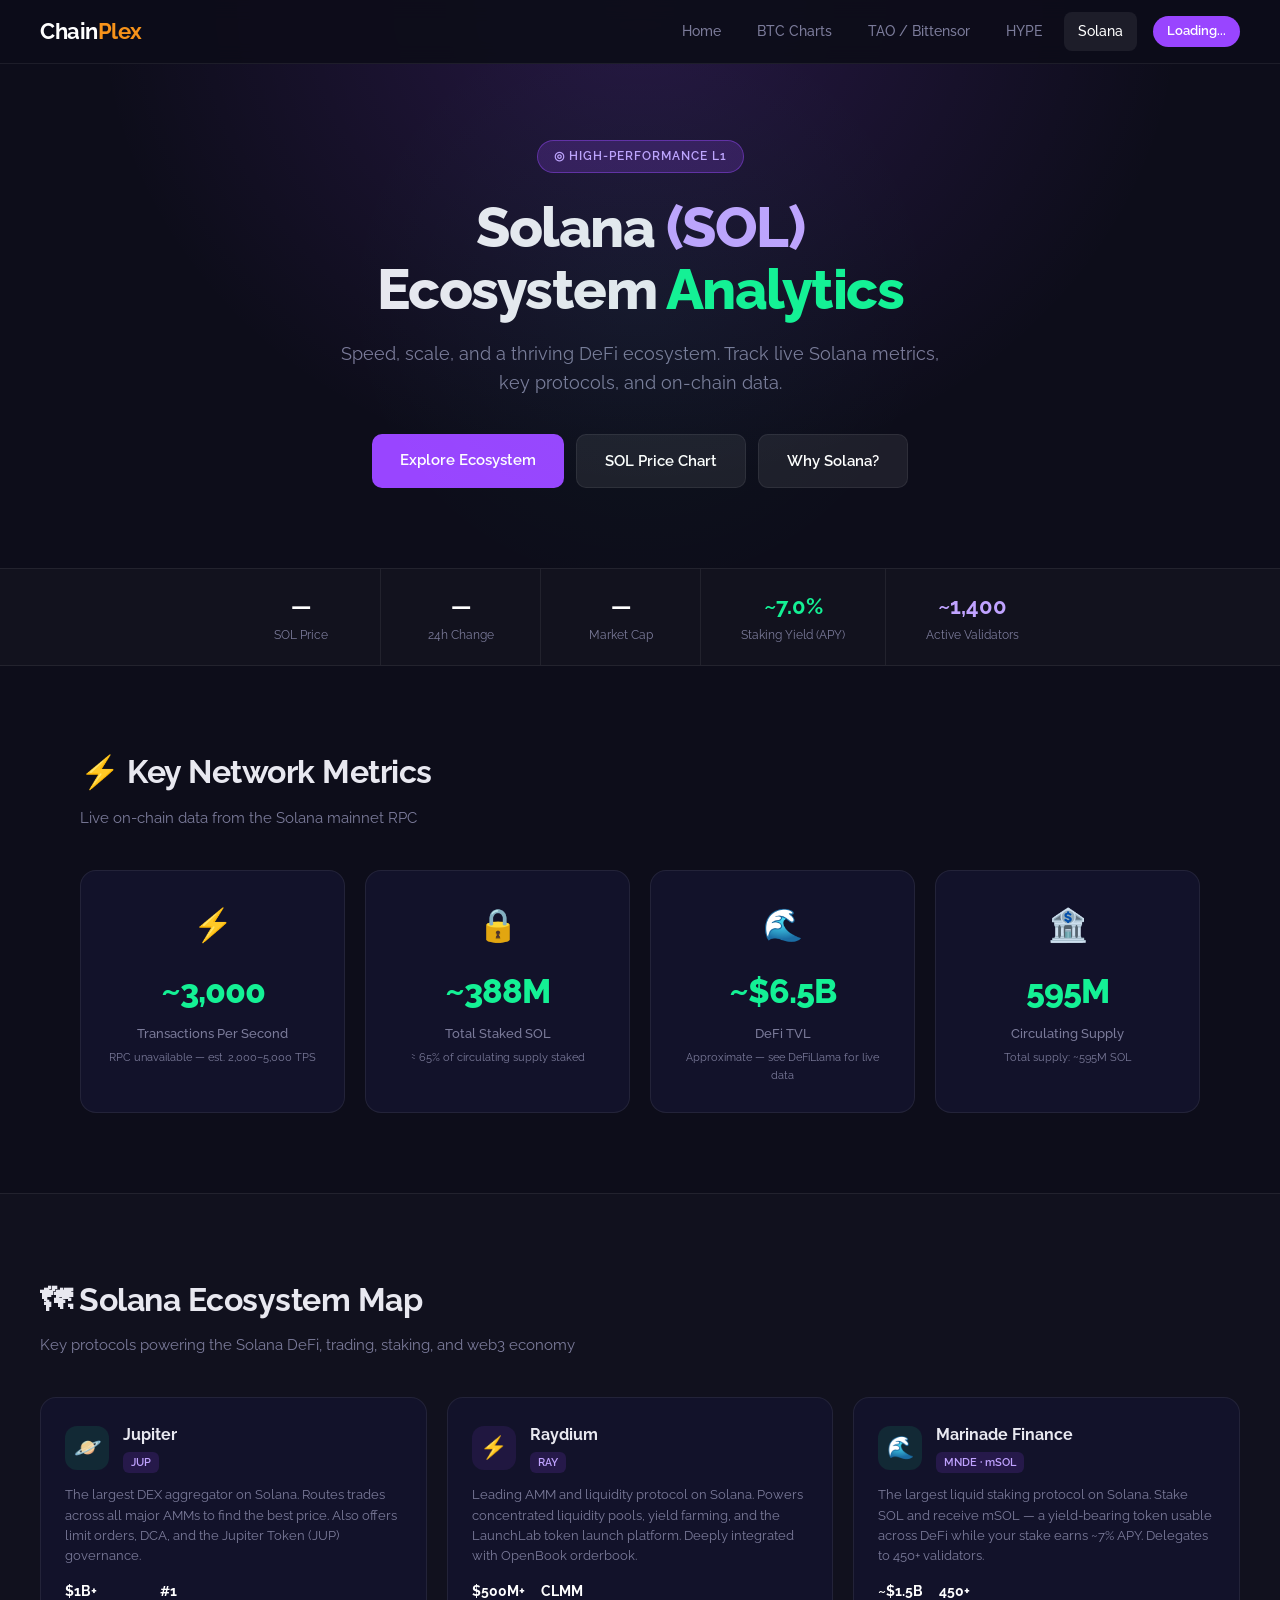
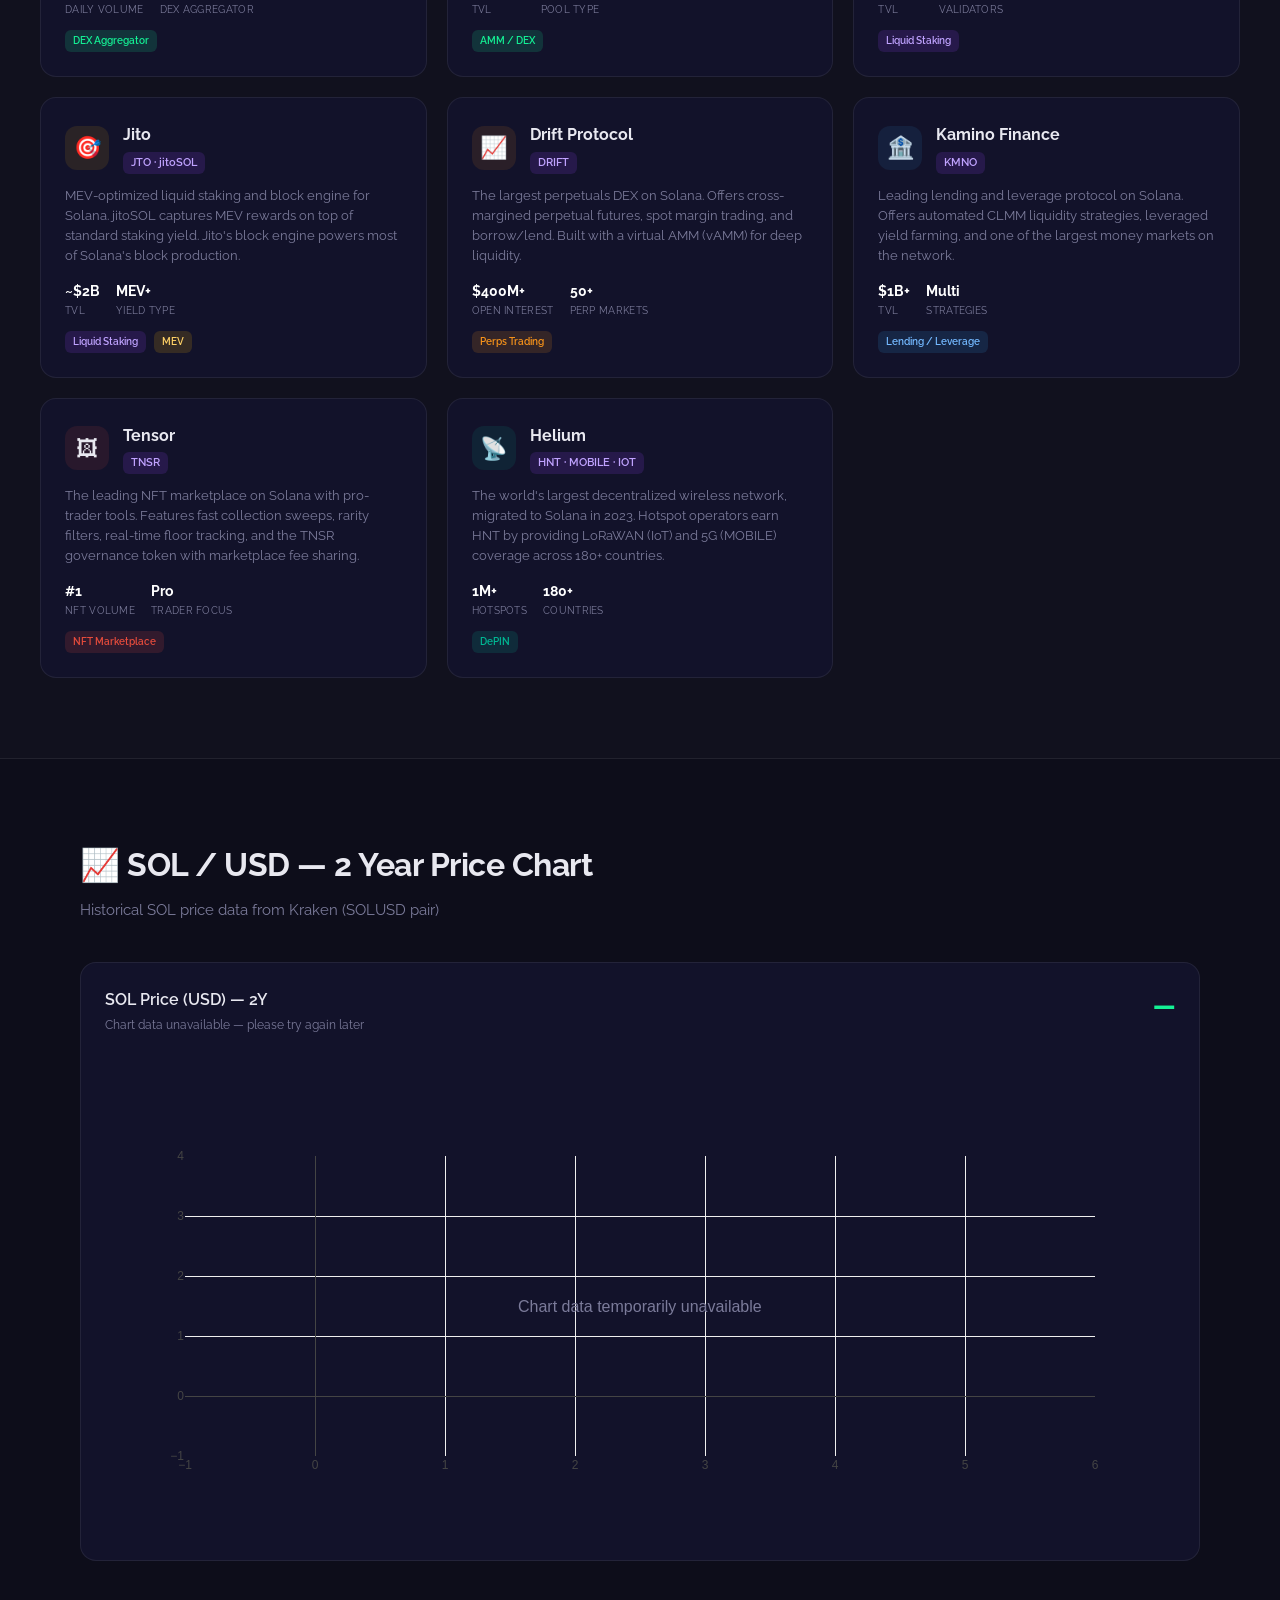
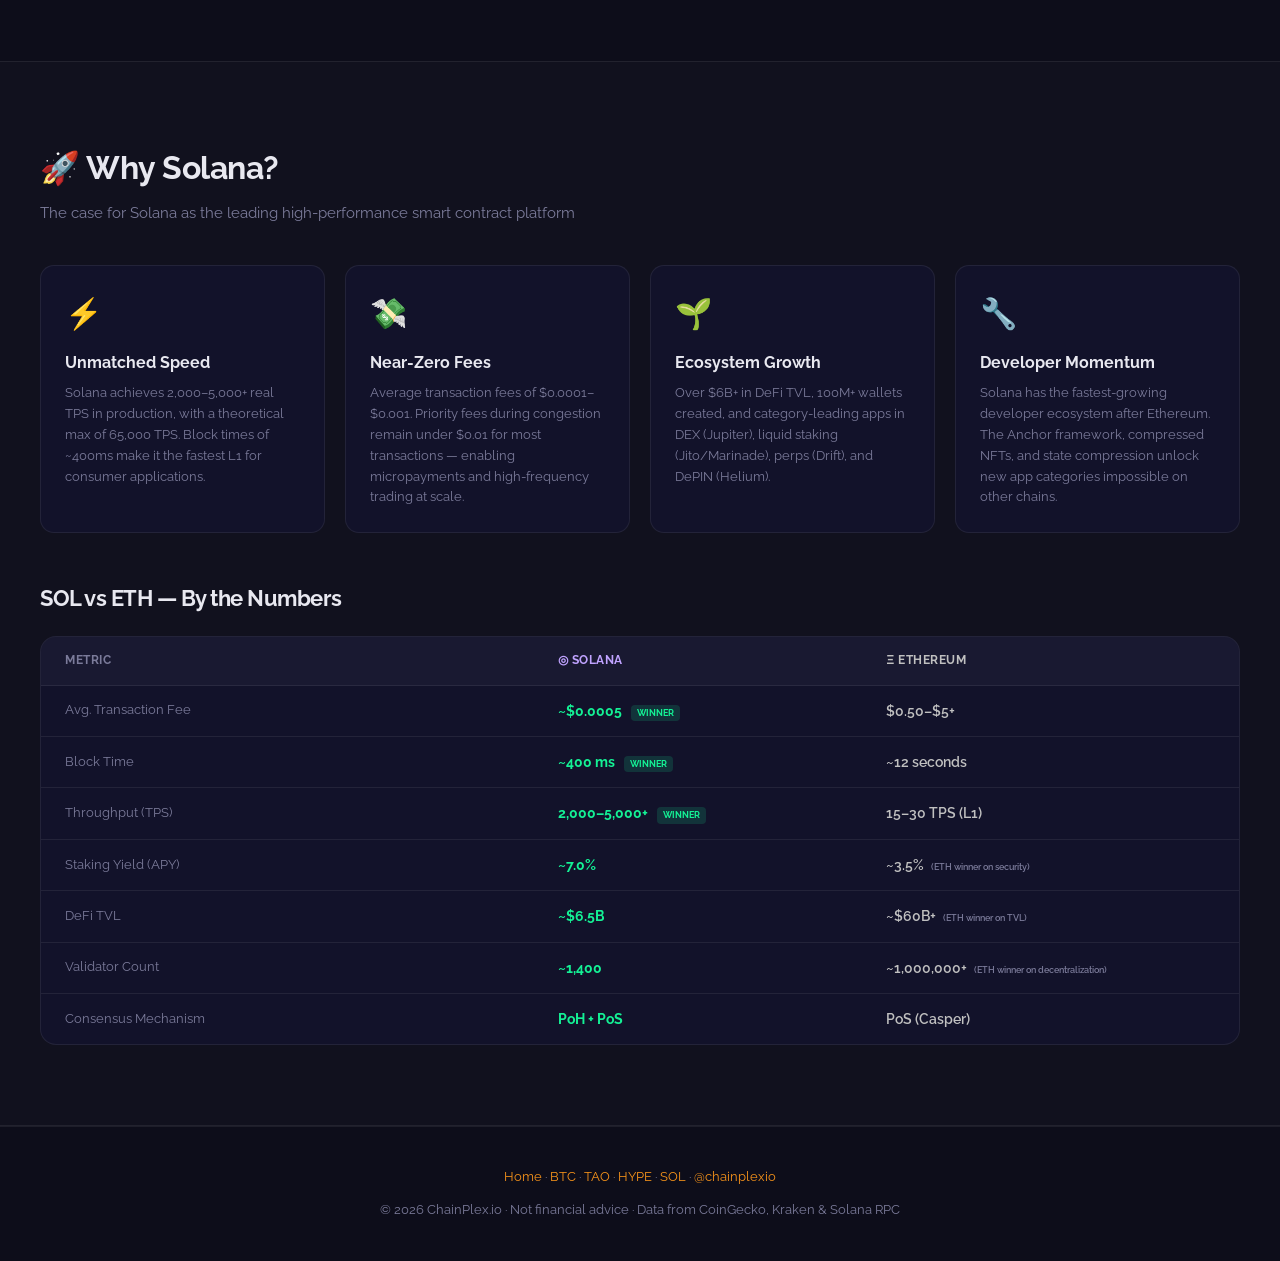
<file: sol.html>
<!DOCTYPE html>
<html lang="en">
<head>
  <meta charset="UTF-8">
  <meta name="viewport" content="width=device-width, initial-scale=1.0">
  <title>Solana Ecosystem Analytics | ChainPlex</title>
  <link href="https://fonts.googleapis.com/css2?family=Raleway:wght@300;400;500;600;700;800&display=swap" rel="stylesheet">
  <link rel="stylesheet" href="css/style.css">
  <script src="https://cdn.plot.ly/plotly-2.27.0.min.js"></script>
  <style>
    :root {
      --sol: #9945ff;
      --sol-light: #c0a3ff;
      --sol-green: #14f195;
    }

    .hero {
      background: radial-gradient(ellipse at top, rgba(153,69,255,0.18) 0%, transparent 60%);
    }

    .hero::before {
      background: radial-gradient(circle, rgba(20,241,149,0.04) 0%, transparent 70%);
    }

    .hero-badge {
      background: rgba(153,69,255,0.2);
      border-color: rgba(153,69,255,0.45);
      color: var(--sol-light);
    }

    .hero h1 .sol-color { color: var(--sol-light); }
    .hero h1 .sol-green { color: var(--sol-green); }

    .card:hover { border-color: rgba(153,69,255,0.35); }

    .sol-tag {
      display: inline-block;
      background: rgba(153,69,255,0.2);
      color: var(--sol-light);
      padding: 3px 10px;
      border-radius: 10px;
      font-size: 11px;
      font-weight: 600;
      margin-top: 12px;
    }

    .metric-card {
      background: var(--card);
      border: 1px solid var(--border);
      border-radius: 16px;
      padding: 28px;
      text-align: center;
      transition: all 0.2s;
    }

    .metric-card:hover {
      border-color: rgba(153,69,255,0.3);
      transform: translateY(-2px);
      box-shadow: 0 8px 32px rgba(0,0,0,0.3);
    }

    .metric-icon { font-size: 32px; margin-bottom: 14px; }
    .metric-value { font-size: 34px; font-weight: 800; color: var(--sol-green); margin-bottom: 6px; letter-spacing: -1px; }
    .metric-label { font-size: 13px; color: var(--muted); font-weight: 500; }
    .metric-sub { font-size: 11px; color: var(--muted); margin-top: 4px; }

    .metrics-grid {
      display: grid;
      grid-template-columns: repeat(auto-fill, minmax(240px, 1fr));
      gap: 20px;
    }

    /* Ecosystem protocol cards */
    .protocol-card {
      background: var(--card);
      border: 1px solid var(--border);
      border-radius: 16px;
      padding: 24px;
      transition: all 0.2s;
      text-decoration: none;
      color: inherit;
      display: block;
    }

    .protocol-card:hover {
      border-color: rgba(153,69,255,0.35);
      transform: translateY(-2px);
      box-shadow: 0 8px 32px rgba(0,0,0,0.3);
    }

    .protocol-header {
      display: flex;
      align-items: center;
      gap: 14px;
      margin-bottom: 12px;
    }

    .protocol-logo {
      width: 44px; height: 44px;
      border-radius: 12px;
      display: flex;
      align-items: center;
      justify-content: center;
      font-size: 22px;
      flex-shrink: 0;
    }

    .protocol-name { font-size: 16px; font-weight: 700; }
    .protocol-ticker {
      font-size: 11px;
      color: var(--sol-light);
      font-weight: 600;
      background: rgba(153,69,255,0.15);
      padding: 2px 8px;
      border-radius: 6px;
      display: inline-block;
      margin-top: 2px;
    }

    .protocol-desc { font-size: 13px; color: var(--muted); line-height: 1.55; margin-bottom: 14px; }

    .protocol-stats {
      display: flex;
      gap: 16px;
      flex-wrap: wrap;
    }

    .protocol-stat-item { text-align: left; }
    .protocol-stat-val { font-size: 14px; font-weight: 700; color: white; }
    .protocol-stat-lbl { font-size: 10px; color: var(--muted); text-transform: uppercase; letter-spacing: 0.3px; }

    .protocol-tag {
      display: inline-block;
      font-size: 10px;
      font-weight: 600;
      padding: 3px 8px;
      border-radius: 6px;
      margin-top: 12px;
    }

    .tag-dex { background: rgba(20,241,149,0.15); color: var(--sol-green); }
    .tag-staking { background: rgba(153,69,255,0.15); color: var(--sol-light); }
    .tag-perps { background: rgba(247,147,26,0.15); color: var(--primary); }
    .tag-lending { background: rgba(52,152,219,0.15); color: #74b9ff; }
    .tag-nft { background: rgba(231,76,60,0.15); color: var(--danger); }
    .tag-depin { background: rgba(0,184,148,0.15); color: var(--success); }
    .tag-mev { background: rgba(255,189,0,0.15); color: #ffd166; }

    /* Why Solana comparison table */
    .comparison-table {
      background: var(--card);
      border: 1px solid var(--border);
      border-radius: 16px;
      overflow: hidden;
    }

    .comparison-header {
      display: grid;
      grid-template-columns: 1.5fr 1fr 1fr;
      padding: 14px 24px;
      background: rgba(255,255,255,0.03);
      border-bottom: 1px solid var(--border);
      font-size: 12px;
      color: var(--muted);
      font-weight: 700;
      text-transform: uppercase;
      letter-spacing: 0.5px;
    }

    .comparison-row {
      display: grid;
      grid-template-columns: 1.5fr 1fr 1fr;
      padding: 14px 24px;
      border-bottom: 1px solid var(--border);
      align-items: center;
      font-size: 14px;
    }

    .comparison-row:last-child { border-bottom: none; }
    .comparison-row:hover { background: rgba(255,255,255,0.02); }
    .comparison-metric { color: var(--muted); font-size: 13px; }
    .comparison-sol { color: var(--sol-green); font-weight: 700; }
    .comparison-eth { color: #c0c0c0; font-weight: 600; }

    .win-badge {
      display: inline-block;
      background: rgba(20,241,149,0.15);
      color: var(--sol-green);
      font-size: 9px;
      font-weight: 700;
      padding: 1px 6px;
      border-radius: 4px;
      margin-left: 6px;
      text-transform: uppercase;
    }

    /* Why Solana cards */
    .why-grid {
      display: grid;
      grid-template-columns: repeat(auto-fit, minmax(240px, 1fr));
      gap: 20px;
    }

    .why-card {
      background: var(--card);
      border: 1px solid var(--border);
      border-radius: 14px;
      padding: 24px;
    }

    .why-icon { font-size: 30px; margin-bottom: 12px; }
    .why-title { font-size: 16px; font-weight: 700; margin-bottom: 8px; }
    .why-desc { font-size: 13px; color: var(--muted); line-height: 1.6; }

    .sol-nav-badge {
      background: var(--sol) !important;
    }

    @media (max-width: 768px) {
      .metrics-grid { grid-template-columns: repeat(2, 1fr); }
      .comparison-header, .comparison-row { grid-template-columns: 1.2fr 1fr 1fr; padding: 12px 16px; font-size: 12px; }
    }
  </style>
</head>
<body>

<nav>
  <a href="/" class="nav-logo">Chain<span>Plex</span></a>
  <div class="nav-links">
    <a href="/">Home</a>
    <a href="btc.html">BTC Charts</a>
    <a href="tao.html">TAO / Bittensor</a>
    <a href="hype.html">HYPE</a>
    <a href="sol.html" class="active">Solana</a>
    <span id="solPrice" class="nav-badge sol-nav-badge">Loading...</span>
  </div>
</nav>

<!-- HERO -->
<section class="hero">
  <div class="hero-badge">◎ High-Performance L1</div>
  <h1>Solana <span class="sol-color">(SOL)</span><br>Ecosystem <span class="sol-green">Analytics</span></h1>
  <p>Speed, scale, and a thriving DeFi ecosystem. Track live Solana metrics, key protocols, and on-chain data.</p>
  <div class="hero-buttons">
    <a href="#ecosystem" class="btn-primary" style="background:var(--sol)">Explore Ecosystem</a>
    <a href="#chart" class="btn-secondary">SOL Price Chart</a>
    <a href="#why-sol" class="btn-secondary">Why Solana?</a>
  </div>
</section>

<!-- LIVE STATS BAR -->
<div class="stats-bar" id="solStats">
  <div class="stat-item">
    <div class="stat-value" id="stat-sol-price">—</div>
    <div class="stat-label">SOL Price</div>
  </div>
  <div class="stat-item">
    <div class="stat-value" id="stat-sol-change">—</div>
    <div class="stat-label">24h Change</div>
  </div>
  <div class="stat-item">
    <div class="stat-value" id="stat-sol-mcap">—</div>
    <div class="stat-label">Market Cap</div>
  </div>
  <div class="stat-item">
    <div class="stat-value" style="color:var(--sol-green)">~7.0%</div>
    <div class="stat-label">Staking Yield (APY)</div>
  </div>
  <div class="stat-item">
    <div class="stat-value" style="color:var(--sol-light)">~1,400</div>
    <div class="stat-label">Active Validators</div>
  </div>
</div>

<!-- KEY METRICS -->
<div class="section" id="metrics">
  <div class="section-title">⚡ Key Network Metrics</div>
  <p class="section-desc">Live on-chain data from the Solana mainnet RPC</p>

  <div class="metrics-grid">
    <div class="metric-card">
      <div class="metric-icon">⚡</div>
      <div class="metric-value" id="metric-tps">—</div>
      <div class="metric-label">Transactions Per Second</div>
      <div class="metric-sub" id="metric-tps-sub">Fetching from mainnet RPC…</div>
    </div>

    <div class="metric-card">
      <div class="metric-icon">🔒</div>
      <div class="metric-value">~388M</div>
      <div class="metric-label">Total Staked SOL</div>
      <div class="metric-sub">≈ 65% of circulating supply staked</div>
    </div>

    <div class="metric-card">
      <div class="metric-icon">🌊</div>
      <div class="metric-value">~$6.5B</div>
      <div class="metric-label">DeFi TVL</div>
      <div class="metric-sub">Approximate — see DeFiLlama for live data</div>
    </div>

    <div class="metric-card">
      <div class="metric-icon">🏦</div>
      <div class="metric-value">595M</div>
      <div class="metric-label">Circulating Supply</div>
      <div class="metric-sub">Total supply: ~595M SOL</div>
    </div>
  </div>
</div>

<!-- ECOSYSTEM MAP -->
<div style="background:rgba(255,255,255,0.015);border-top:1px solid var(--border);border-bottom:1px solid var(--border);padding:80px 40px;" id="ecosystem">
  <div style="max-width:1200px;margin:0 auto;">
    <div class="section-title">🗺 Solana Ecosystem Map</div>
    <p class="section-desc">Key protocols powering the Solana DeFi, trading, staking, and web3 economy</p>

    <div style="display:grid;grid-template-columns:repeat(auto-fill,minmax(320px,1fr));gap:20px;">

      <!-- Jupiter -->
      <div class="protocol-card">
        <div class="protocol-header">
          <div class="protocol-logo" style="background:rgba(20,241,149,0.1)">🪐</div>
          <div>
            <div class="protocol-name">Jupiter</div>
            <span class="protocol-ticker">JUP</span>
          </div>
        </div>
        <div class="protocol-desc">The largest DEX aggregator on Solana. Routes trades across all major AMMs to find the best price. Also offers limit orders, DCA, and the Jupiter Token (JUP) governance.</div>
        <div class="protocol-stats">
          <div class="protocol-stat-item">
            <div class="protocol-stat-val">$1B+</div>
            <div class="protocol-stat-lbl">Daily Volume</div>
          </div>
          <div class="protocol-stat-item">
            <div class="protocol-stat-val">#1</div>
            <div class="protocol-stat-lbl">DEX Aggregator</div>
          </div>
        </div>
        <span class="protocol-tag tag-dex">DEX Aggregator</span>
      </div>

      <!-- Raydium -->
      <div class="protocol-card">
        <div class="protocol-header">
          <div class="protocol-logo" style="background:rgba(153,69,255,0.1)">⚡</div>
          <div>
            <div class="protocol-name">Raydium</div>
            <span class="protocol-ticker">RAY</span>
          </div>
        </div>
        <div class="protocol-desc">Leading AMM and liquidity protocol on Solana. Powers concentrated liquidity pools, yield farming, and the LaunchLab token launch platform. Deeply integrated with OpenBook orderbook.</div>
        <div class="protocol-stats">
          <div class="protocol-stat-item">
            <div class="protocol-stat-val">$500M+</div>
            <div class="protocol-stat-lbl">TVL</div>
          </div>
          <div class="protocol-stat-item">
            <div class="protocol-stat-val">CLMM</div>
            <div class="protocol-stat-lbl">Pool Type</div>
          </div>
        </div>
        <span class="protocol-tag tag-dex">AMM / DEX</span>
      </div>

      <!-- Marinade Finance -->
      <div class="protocol-card">
        <div class="protocol-header">
          <div class="protocol-logo" style="background:rgba(20,241,149,0.1)">🌊</div>
          <div>
            <div class="protocol-name">Marinade Finance</div>
            <span class="protocol-ticker">MNDE · mSOL</span>
          </div>
        </div>
        <div class="protocol-desc">The largest liquid staking protocol on Solana. Stake SOL and receive mSOL — a yield-bearing token usable across DeFi while your stake earns ~7% APY. Delegates to 450+ validators.</div>
        <div class="protocol-stats">
          <div class="protocol-stat-item">
            <div class="protocol-stat-val">~$1.5B</div>
            <div class="protocol-stat-lbl">TVL</div>
          </div>
          <div class="protocol-stat-item">
            <div class="protocol-stat-val">450+</div>
            <div class="protocol-stat-lbl">Validators</div>
          </div>
        </div>
        <span class="protocol-tag tag-staking">Liquid Staking</span>
      </div>

      <!-- Jito -->
      <div class="protocol-card">
        <div class="protocol-header">
          <div class="protocol-logo" style="background:rgba(255,189,0,0.1)">🎯</div>
          <div>
            <div class="protocol-name">Jito</div>
            <span class="protocol-ticker">JTO · jitoSOL</span>
          </div>
        </div>
        <div class="protocol-desc">MEV-optimized liquid staking and block engine for Solana. jitoSOL captures MEV rewards on top of standard staking yield. Jito's block engine powers most of Solana's block production.</div>
        <div class="protocol-stats">
          <div class="protocol-stat-item">
            <div class="protocol-stat-val">~$2B</div>
            <div class="protocol-stat-lbl">TVL</div>
          </div>
          <div class="protocol-stat-item">
            <div class="protocol-stat-val">MEV+</div>
            <div class="protocol-stat-lbl">Yield Type</div>
          </div>
        </div>
        <span class="protocol-tag tag-staking">Liquid Staking</span>
        <span class="protocol-tag tag-mev" style="margin-left:4px">MEV</span>
      </div>

      <!-- Drift Protocol -->
      <div class="protocol-card">
        <div class="protocol-header">
          <div class="protocol-logo" style="background:rgba(247,147,26,0.1)">📈</div>
          <div>
            <div class="protocol-name">Drift Protocol</div>
            <span class="protocol-ticker">DRIFT</span>
          </div>
        </div>
        <div class="protocol-desc">The largest perpetuals DEX on Solana. Offers cross-margined perpetual futures, spot margin trading, and borrow/lend. Built with a virtual AMM (vAMM) for deep liquidity.</div>
        <div class="protocol-stats">
          <div class="protocol-stat-item">
            <div class="protocol-stat-val">$400M+</div>
            <div class="protocol-stat-lbl">Open Interest</div>
          </div>
          <div class="protocol-stat-item">
            <div class="protocol-stat-val">50+</div>
            <div class="protocol-stat-lbl">Perp Markets</div>
          </div>
        </div>
        <span class="protocol-tag tag-perps">Perps Trading</span>
      </div>

      <!-- Kamino Finance -->
      <div class="protocol-card">
        <div class="protocol-header">
          <div class="protocol-logo" style="background:rgba(52,152,219,0.1)">🏦</div>
          <div>
            <div class="protocol-name">Kamino Finance</div>
            <span class="protocol-ticker">KMNO</span>
          </div>
        </div>
        <div class="protocol-desc">Leading lending and leverage protocol on Solana. Offers automated CLMM liquidity strategies, leveraged yield farming, and one of the largest money markets on the network.</div>
        <div class="protocol-stats">
          <div class="protocol-stat-item">
            <div class="protocol-stat-val">$1B+</div>
            <div class="protocol-stat-lbl">TVL</div>
          </div>
          <div class="protocol-stat-item">
            <div class="protocol-stat-val">Multi</div>
            <div class="protocol-stat-lbl">Strategies</div>
          </div>
        </div>
        <span class="protocol-tag tag-lending">Lending / Leverage</span>
      </div>

      <!-- Tensor -->
      <div class="protocol-card">
        <div class="protocol-header">
          <div class="protocol-logo" style="background:rgba(231,76,60,0.1)">🖼</div>
          <div>
            <div class="protocol-name">Tensor</div>
            <span class="protocol-ticker">TNSR</span>
          </div>
        </div>
        <div class="protocol-desc">The leading NFT marketplace on Solana with pro-trader tools. Features fast collection sweeps, rarity filters, real-time floor tracking, and the TNSR governance token with marketplace fee sharing.</div>
        <div class="protocol-stats">
          <div class="protocol-stat-item">
            <div class="protocol-stat-val">#1</div>
            <div class="protocol-stat-lbl">NFT Volume</div>
          </div>
          <div class="protocol-stat-item">
            <div class="protocol-stat-val">Pro</div>
            <div class="protocol-stat-lbl">Trader Focus</div>
          </div>
        </div>
        <span class="protocol-tag tag-nft">NFT Marketplace</span>
      </div>

      <!-- Helium -->
      <div class="protocol-card">
        <div class="protocol-header">
          <div class="protocol-logo" style="background:rgba(0,184,148,0.1)">📡</div>
          <div>
            <div class="protocol-name">Helium</div>
            <span class="protocol-ticker">HNT · MOBILE · IOT</span>
          </div>
        </div>
        <div class="protocol-desc">The world's largest decentralized wireless network, migrated to Solana in 2023. Hotspot operators earn HNT by providing LoRaWAN (IoT) and 5G (MOBILE) coverage across 180+ countries.</div>
        <div class="protocol-stats">
          <div class="protocol-stat-item">
            <div class="protocol-stat-val">1M+</div>
            <div class="protocol-stat-lbl">Hotspots</div>
          </div>
          <div class="protocol-stat-item">
            <div class="protocol-stat-val">180+</div>
            <div class="protocol-stat-lbl">Countries</div>
          </div>
        </div>
        <span class="protocol-tag tag-depin">DePIN</span>
      </div>

    </div>
  </div>
</div>

<!-- SOL PRICE CHART -->
<div class="section" id="chart">
  <div class="section-title">📈 SOL / USD — 2 Year Price Chart</div>
  <p class="section-desc">Historical SOL price data from Kraken (SOLUSD pair)</p>

  <div class="chart-card">
    <div class="chart-card-header">
      <div>
        <div class="chart-card-title">SOL Price (USD) — 2Y</div>
        <div class="chart-card-desc" id="chartStatus">Loading chart data from Kraken…</div>
      </div>
      <div id="solPriceDisplay" style="font-size:24px;font-weight:800;color:var(--sol-green)">—</div>
    </div>
    <div id="solChart" style="width:100%;height:480px;"></div>
  </div>
</div>

<!-- WHY SOLANA -->
<div style="background:rgba(255,255,255,0.015);border-top:1px solid var(--border);border-bottom:1px solid var(--border);padding:80px 40px;" id="why-sol">
  <div style="max-width:1200px;margin:0 auto;">
    <div class="section-title">🚀 Why Solana?</div>
    <p class="section-desc">The case for Solana as the leading high-performance smart contract platform</p>

    <div class="why-grid" style="margin-bottom:48px">
      <div class="why-card">
        <div class="why-icon">⚡</div>
        <div class="why-title">Unmatched Speed</div>
        <div class="why-desc">Solana achieves 2,000–5,000+ real TPS in production, with a theoretical max of 65,000 TPS. Block times of ~400ms make it the fastest L1 for consumer applications.</div>
      </div>
      <div class="why-card">
        <div class="why-icon">💸</div>
        <div class="why-title">Near-Zero Fees</div>
        <div class="why-desc">Average transaction fees of $0.0001–$0.001. Priority fees during congestion remain under $0.01 for most transactions — enabling micropayments and high-frequency trading at scale.</div>
      </div>
      <div class="why-card">
        <div class="why-icon">🌱</div>
        <div class="why-title">Ecosystem Growth</div>
        <div class="why-desc">Over $6B+ in DeFi TVL, 100M+ wallets created, and category-leading apps in DEX (Jupiter), liquid staking (Jito/Marinade), perps (Drift), and DePIN (Helium).</div>
      </div>
      <div class="why-card">
        <div class="why-icon">🔧</div>
        <div class="why-title">Developer Momentum</div>
        <div class="why-desc">Solana has the fastest-growing developer ecosystem after Ethereum. The Anchor framework, compressed NFTs, and state compression unlock new app categories impossible on other chains.</div>
      </div>
    </div>

    <!-- SOL vs ETH comparison -->
    <div class="section-title" style="font-size:22px;margin-bottom:20px">SOL vs ETH — By the Numbers</div>
    <div class="comparison-table">
      <div class="comparison-header">
        <div>Metric</div>
        <div style="color:var(--sol-light)">◎ Solana</div>
        <div style="color:#c0c0c0">Ξ Ethereum</div>
      </div>
      <div class="comparison-row">
        <div class="comparison-metric">Avg. Transaction Fee</div>
        <div class="comparison-sol">~$0.0005 <span class="win-badge">winner</span></div>
        <div class="comparison-eth">$0.50–$5+</div>
      </div>
      <div class="comparison-row">
        <div class="comparison-metric">Block Time</div>
        <div class="comparison-sol">~400 ms <span class="win-badge">winner</span></div>
        <div class="comparison-eth">~12 seconds</div>
      </div>
      <div class="comparison-row">
        <div class="comparison-metric">Throughput (TPS)</div>
        <div class="comparison-sol">2,000–5,000+ <span class="win-badge">winner</span></div>
        <div class="comparison-eth">15–30 TPS (L1)</div>
      </div>
      <div class="comparison-row">
        <div class="comparison-metric">Staking Yield (APY)</div>
        <div class="comparison-sol">~7.0%</div>
        <div class="comparison-eth">~3.5% <span style="font-size:9px;color:var(--muted);margin-left:4px">(ETH winner on security)</span></div>
      </div>
      <div class="comparison-row">
        <div class="comparison-metric">DeFi TVL</div>
        <div class="comparison-sol">~$6.5B</div>
        <div class="comparison-eth">~$60B+ <span style="font-size:9px;color:var(--muted);margin-left:4px">(ETH winner on TVL)</span></div>
      </div>
      <div class="comparison-row">
        <div class="comparison-metric">Validator Count</div>
        <div class="comparison-sol">~1,400</div>
        <div class="comparison-eth">~1,000,000+ <span style="font-size:9px;color:var(--muted);margin-left:4px">(ETH winner on decentralization)</span></div>
      </div>
      <div class="comparison-row">
        <div class="comparison-metric">Consensus Mechanism</div>
        <div class="comparison-sol">PoH + PoS</div>
        <div class="comparison-eth">PoS (Casper)</div>
      </div>
    </div>

  </div>
</div>

<footer>
  <div style="margin-bottom:12px">
    <a href="/">Home</a> ·
    <a href="btc.html">BTC</a> ·
    <a href="tao.html">TAO</a> ·
    <a href="hype.html">HYPE</a> ·
    <a href="sol.html">SOL</a> ·
    <a href="https://x.com/chainplexio" target="_blank">@chainplexio</a>
  </div>
  © 2026 ChainPlex.io · Not financial advice · Data from CoinGecko, Kraken & Solana RPC
</footer>

<script>
// ── CoinGecko: SOL price ──────────────────────────────────────────────────────
async function loadSolPrice() {
  try {
    const res = await fetch('https://api.coingecko.com/api/v3/simple/price?ids=solana&vs_currencies=usd&include_24hr_change=true&include_market_cap=true');
    const d = await res.json();
    const sol = d.solana;
    if (!sol) return;

    const price = sol.usd;
    const change = sol.usd_24h_change;
    const mcap = sol.usd_market_cap;

    const fmt = (v) => '$' + v.toLocaleString('en-US', { maximumFractionDigits: v > 100 ? 0 : 2 });
    const fmtB = (v) => '$' + (v / 1e9).toFixed(1) + 'B';

    document.getElementById('stat-sol-price').textContent = fmt(price);
    document.getElementById('stat-sol-price').className = 'stat-value';

    const chgEl = document.getElementById('stat-sol-change');
    chgEl.textContent = (change >= 0 ? '+' : '') + change.toFixed(2) + '%';
    chgEl.className = 'stat-value ' + (change >= 0 ? 'up' : 'down');

    document.getElementById('stat-sol-mcap').textContent = fmtB(mcap);

    document.getElementById('solPrice').textContent = fmt(price);
    document.getElementById('solPriceDisplay').textContent = fmt(price);
  } catch(e) {
    console.error('CoinGecko fetch failed', e);
  }
}

// ── Solana RPC: TPS via getRecentPerformanceSamples ──────────────────────────
async function loadTPS() {
  try {
    const res = await fetch('https://api.mainnet-beta.solana.com', {
      method: 'POST',
      headers: { 'Content-Type': 'application/json' },
      body: JSON.stringify({
        jsonrpc: '2.0',
        id: 1,
        method: 'getRecentPerformanceSamples',
        params: [5]
      })
    });
    const json = await res.json();
    const samples = json.result;
    if (!samples || samples.length === 0) return;

    // Average TPS across returned samples (numTransactions / samplePeriodSecs)
    const avgTps = samples.reduce((acc, s) => {
      return acc + (s.numTransactions / s.samplePeriodSecs);
    }, 0) / samples.length;

    const tpsEl = document.getElementById('metric-tps');
    const tpsSub = document.getElementById('metric-tps-sub');
    tpsEl.textContent = Math.round(avgTps).toLocaleString();
    tpsSub.textContent = 'Avg of last 5 slots from mainnet RPC';
  } catch(e) {
    document.getElementById('metric-tps-sub').textContent = 'RPC unavailable — est. 2,000–5,000 TPS';
    document.getElementById('metric-tps').textContent = '~3,000';
    console.error('Solana RPC TPS fetch failed', e);
  }
}

// ── Kraken: SOL/USD 2Y chart ──────────────────────────────────────────────────
async function loadSolChart() {
  const statusEl = document.getElementById('chartStatus');
  try {
    // Kraken OHLC endpoint: interval=1440 (daily), last 730 days
    const since = Math.floor(Date.now() / 1000) - (730 * 86400);
    const url = `https://api.kraken.com/0/public/OHLC?pair=SOLUSD&interval=1440&since=${since}`;
    const res = await fetch(url);
    const json = await res.json();

    if (json.error && json.error.length > 0) {
      throw new Error(json.error[0]);
    }

    // Kraken returns data under the pair key (may vary: SOLUSD or XSOLUSD etc)
    const pairKey = Object.keys(json.result).find(k => k !== 'last');
    const candles = json.result[pairKey]; // [time, open, high, low, close, vwap, volume, count]

    const times = candles.map(c => new Date(c[0] * 1000).toISOString().slice(0, 10));
    const closes = candles.map(c => parseFloat(c[4]));
    const opens = candles.map(c => parseFloat(c[1]));
    const highs = candles.map(c => parseFloat(c[2]));
    const lows = candles.map(c => parseFloat(c[3]));
    const volumes = candles.map(c => parseFloat(c[6]));

    // Color area under curve
    const gradientColor = 'rgba(153,69,255,0.15)';
    const lineColor = '#9945ff';

    const tracePrice = {
      x: times,
      y: closes,
      type: 'scatter',
      mode: 'lines',
      name: 'SOL Price',
      line: { color: lineColor, width: 2 },
      fill: 'tozeroy',
      fillcolor: gradientColor,
      hovertemplate: '<b>%{x}</b><br>$%{y:,.2f}<extra></extra>'
    };

    const traceVolume = {
      x: times,
      y: volumes,
      type: 'bar',
      name: 'Volume',
      yaxis: 'y2',
      marker: { color: 'rgba(20,241,149,0.25)' },
      hovertemplate: '%{y:,.0f} SOL<extra></extra>'
    };

    const layout = {
      paper_bgcolor: 'transparent',
      plot_bgcolor: 'transparent',
      font: { family: 'Raleway, sans-serif', color: '#7b7b9a' },
      margin: { t: 10, r: 40, b: 40, l: 70 },
      xaxis: {
        gridcolor: 'rgba(255,255,255,0.05)',
        linecolor: 'rgba(255,255,255,0.07)',
        tickfont: { size: 11 },
        rangeslider: { visible: false }
      },
      yaxis: {
        title: 'Price (USD)',
        gridcolor: 'rgba(255,255,255,0.05)',
        linecolor: 'rgba(255,255,255,0.07)',
        tickfont: { size: 11 },
        tickprefix: '$',
        domain: [0.22, 1]
      },
      yaxis2: {
        title: 'Volume',
        gridcolor: 'transparent',
        tickfont: { size: 10 },
        domain: [0, 0.18],
        showgrid: false
      },
      legend: {
        orientation: 'h',
        x: 0, y: 1.05,
        font: { size: 12 },
        bgcolor: 'transparent'
      },
      hovermode: 'x unified',
      hoverlabel: {
        bgcolor: '#12122a',
        bordercolor: 'rgba(153,69,255,0.5)',
        font: { color: '#e8e8f0', size: 12 }
      }
    };

    Plotly.newPlot('solChart', [tracePrice, traceVolume], layout, {
      responsive: true,
      displayModeBar: false
    });

    statusEl.textContent = `${candles.length} daily candles from Kraken (SOLUSD)`;
  } catch(e) {
    statusEl.textContent = 'Chart data unavailable — please try again later';
    console.error('Kraken chart fetch failed', e);
    // Render empty state
    Plotly.newPlot('solChart', [], {
      paper_bgcolor: 'transparent',
      plot_bgcolor: 'transparent',
      annotations: [{
        text: 'Chart data temporarily unavailable',
        xref: 'paper', yref: 'paper',
        x: 0.5, y: 0.5,
        showarrow: false,
        font: { color: '#7b7b9a', size: 16 }
      }]
    }, { responsive: true, displayModeBar: false });
  }
}

// ── Boot ──────────────────────────────────────────────────────────────────────
loadSolPrice();
loadTPS();
loadSolChart();
setInterval(loadSolPrice, 60000);
setInterval(loadTPS, 30000);
</script>

</body>
</html>
</file>
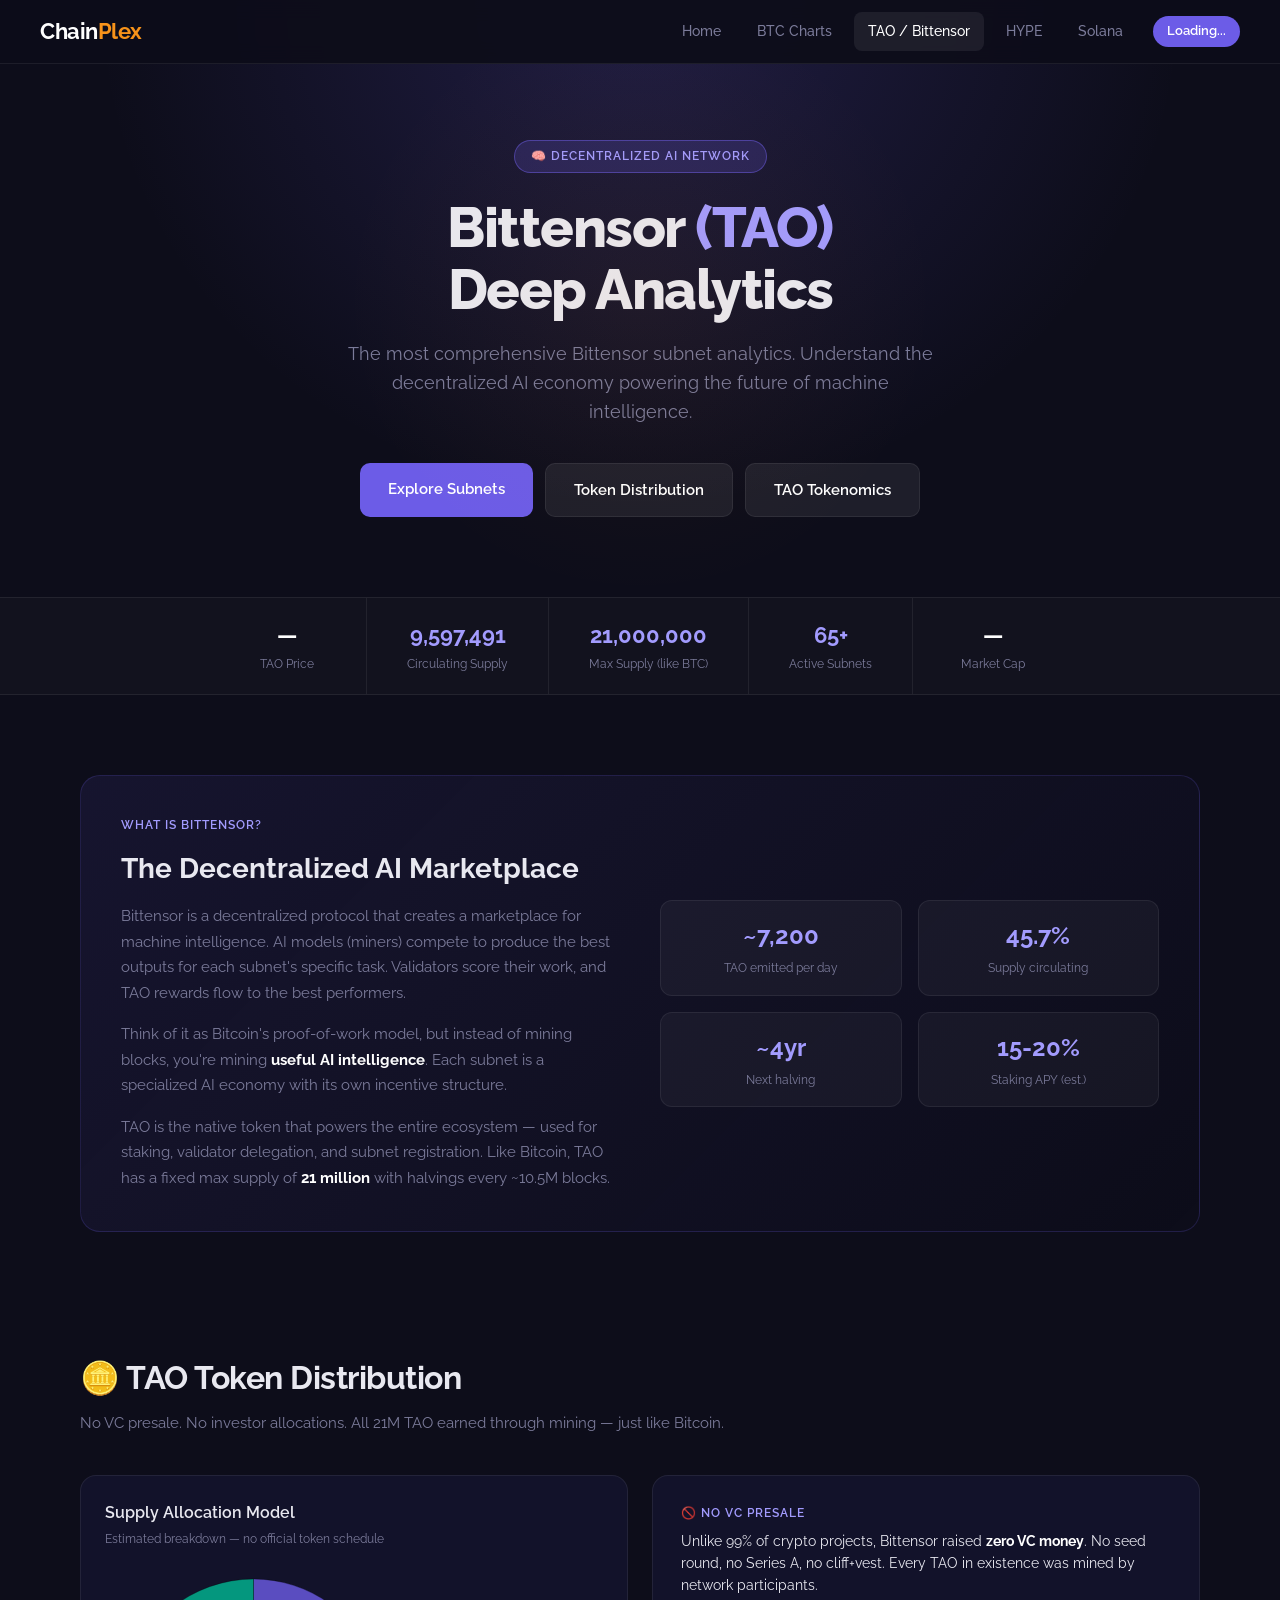
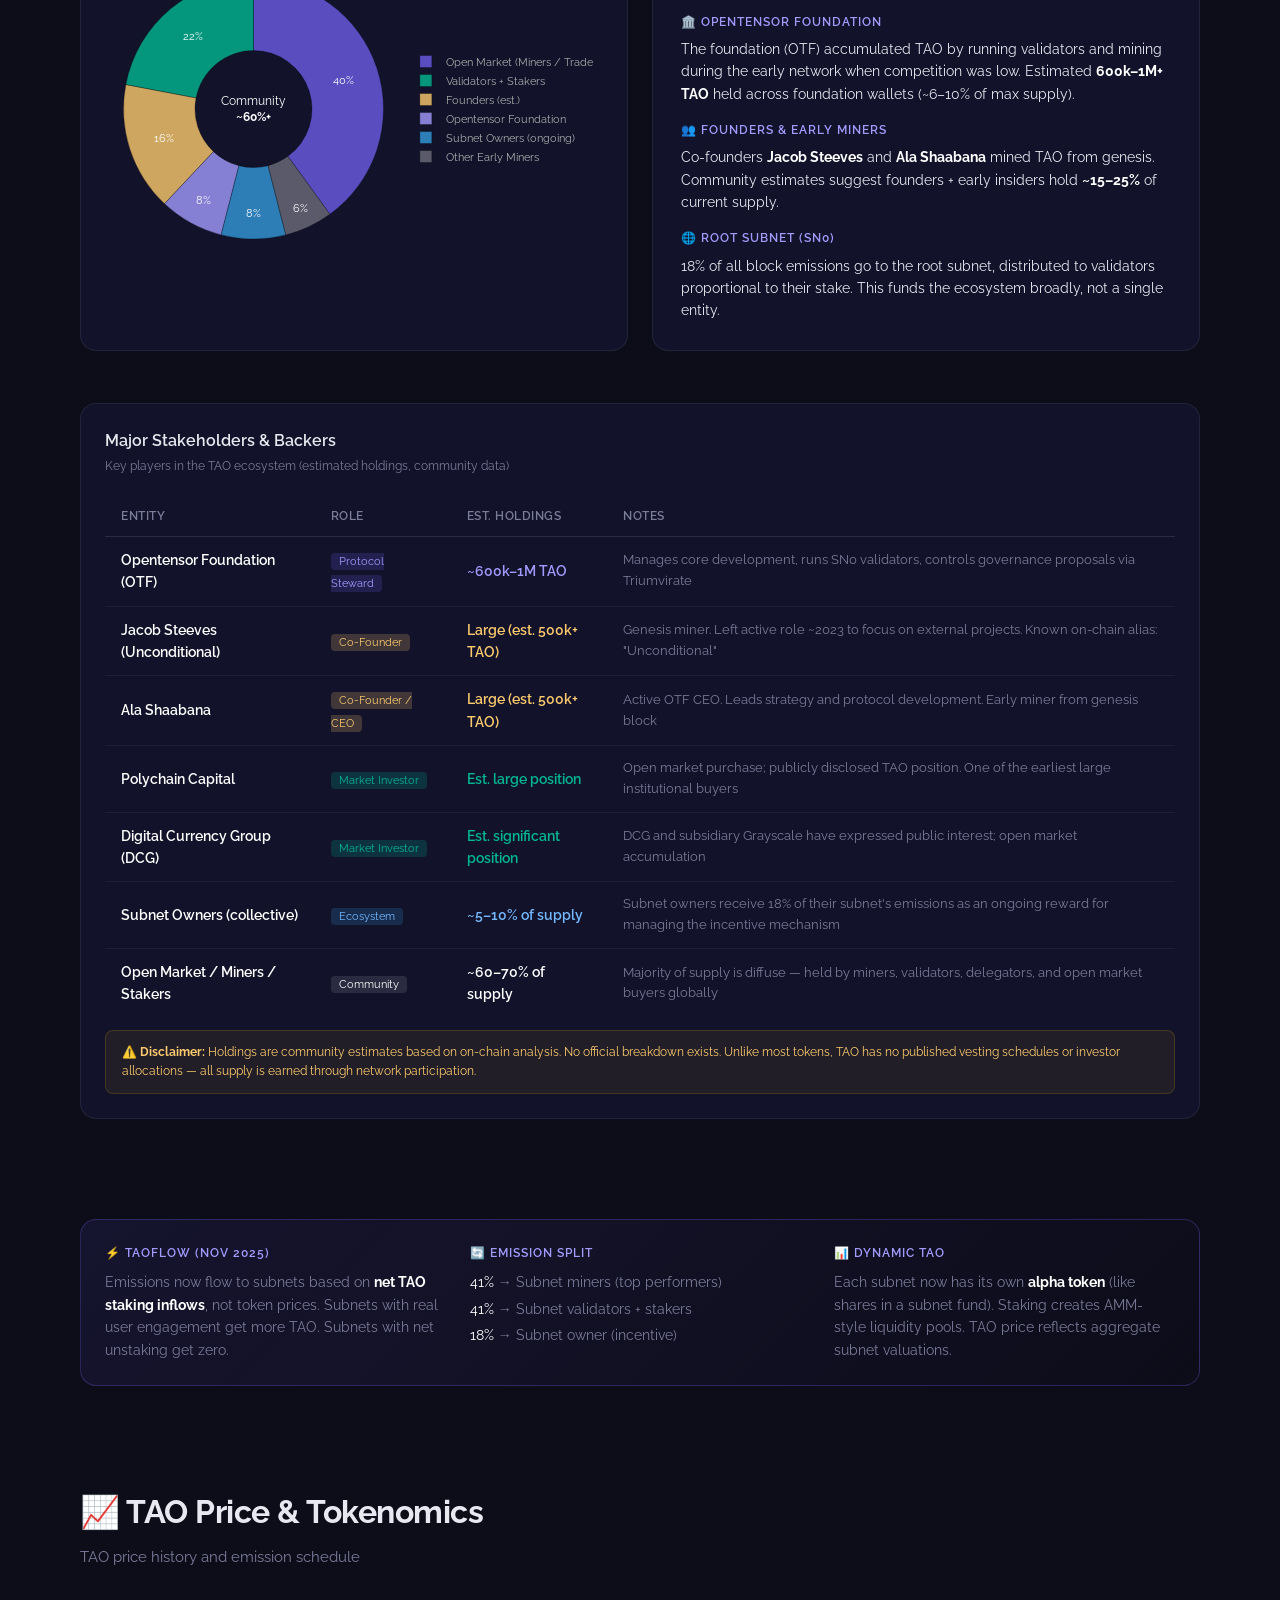
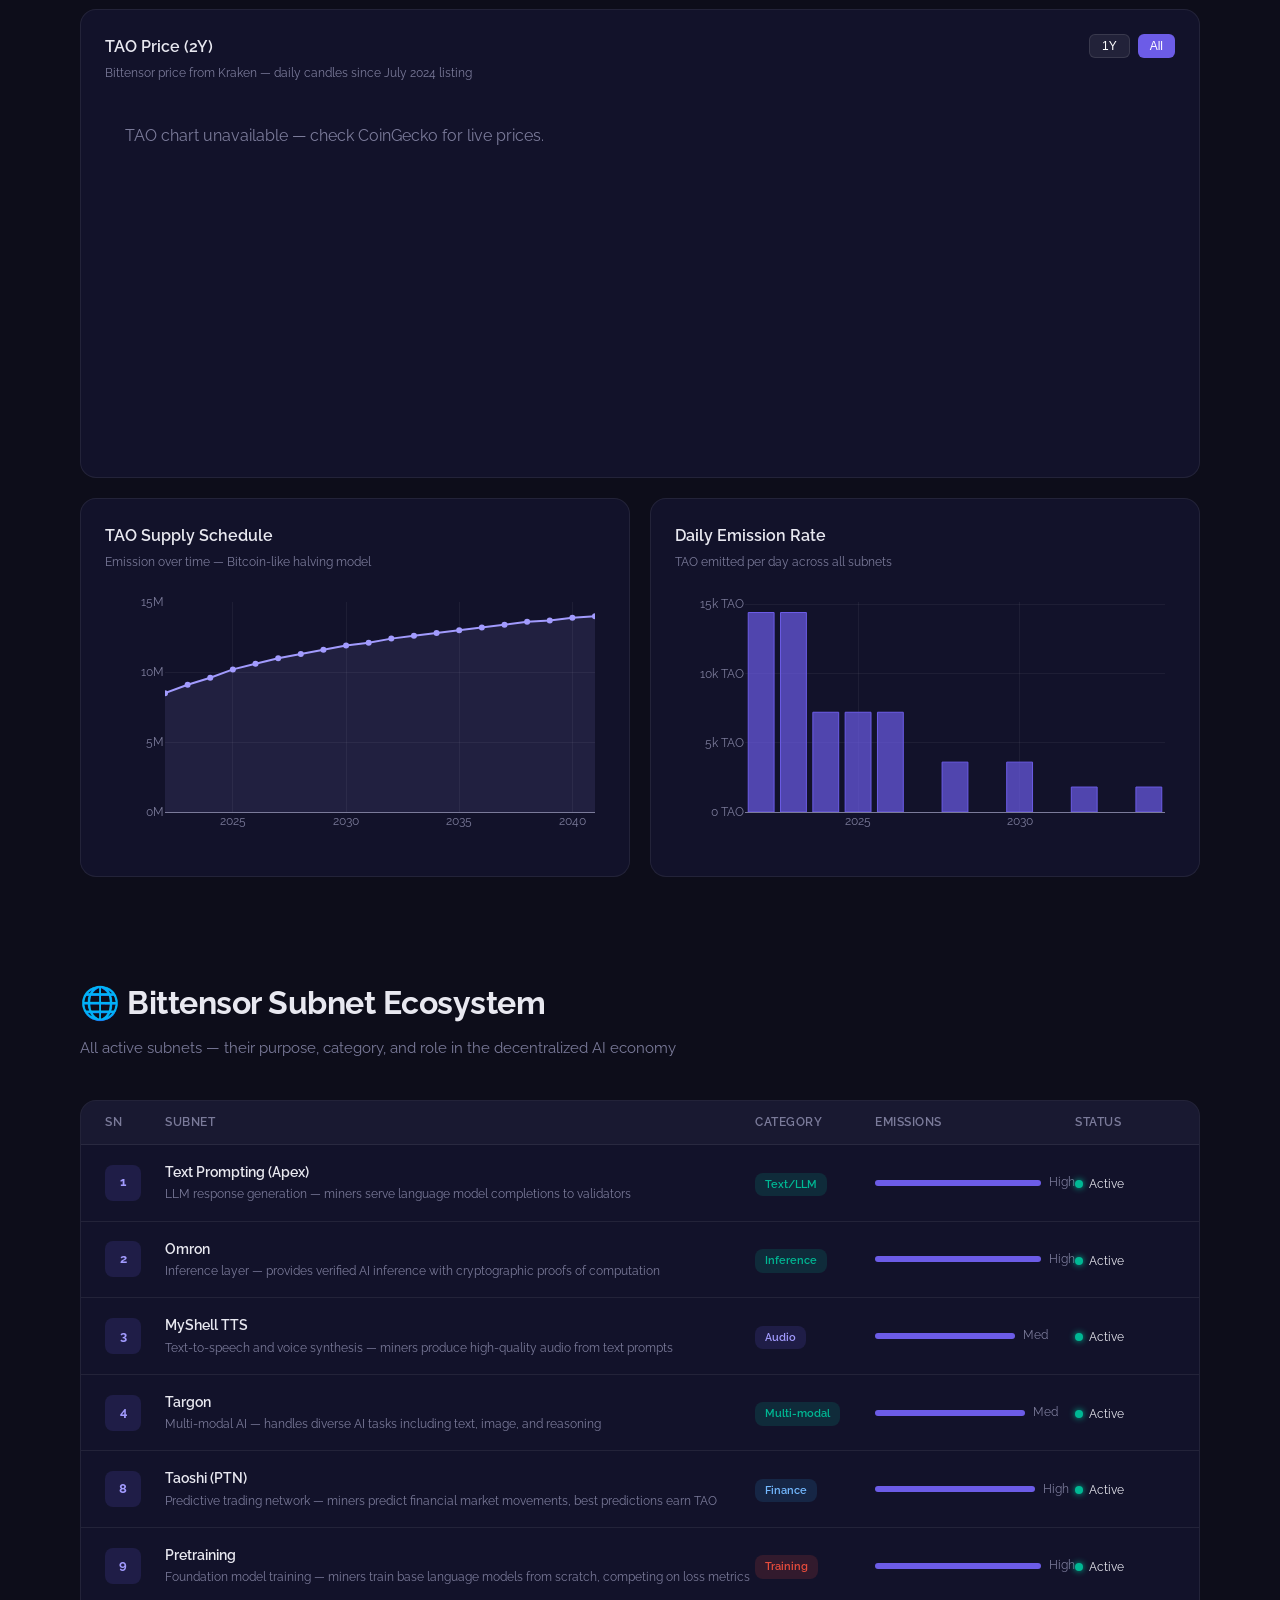
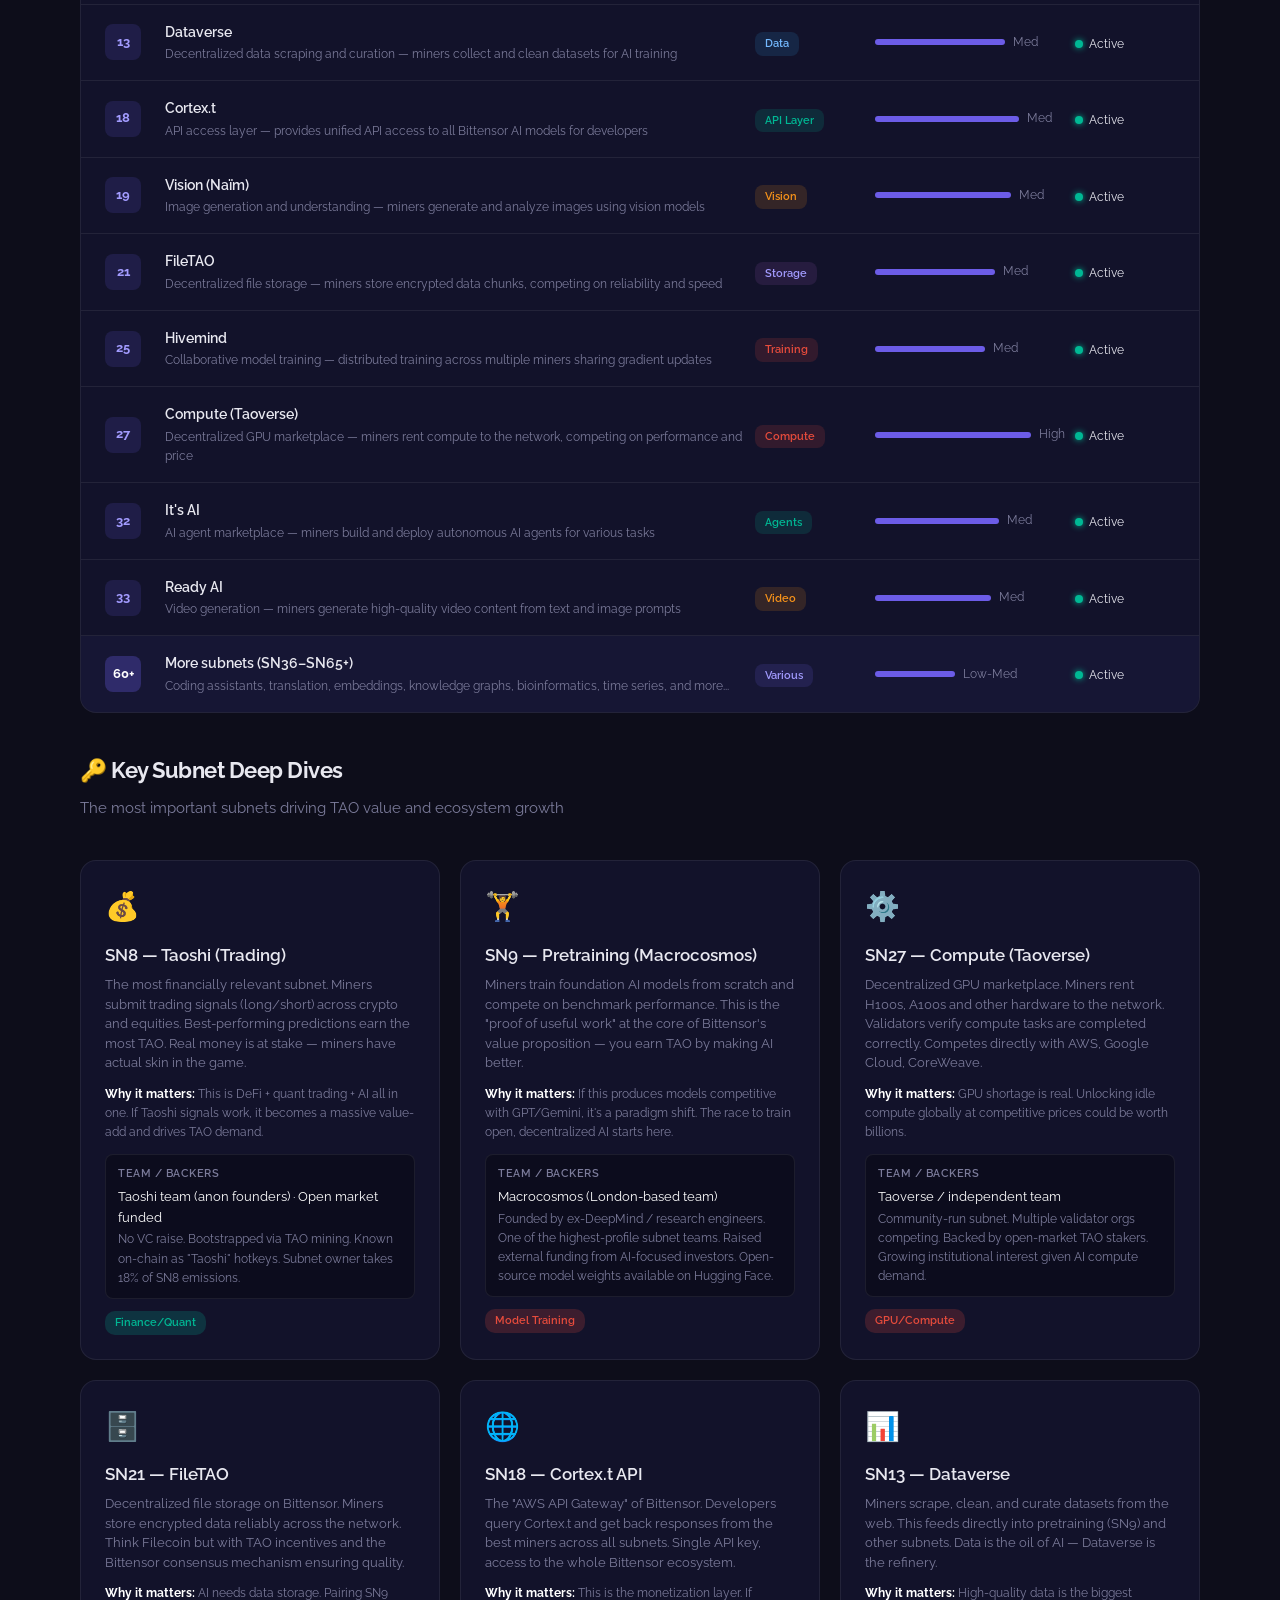
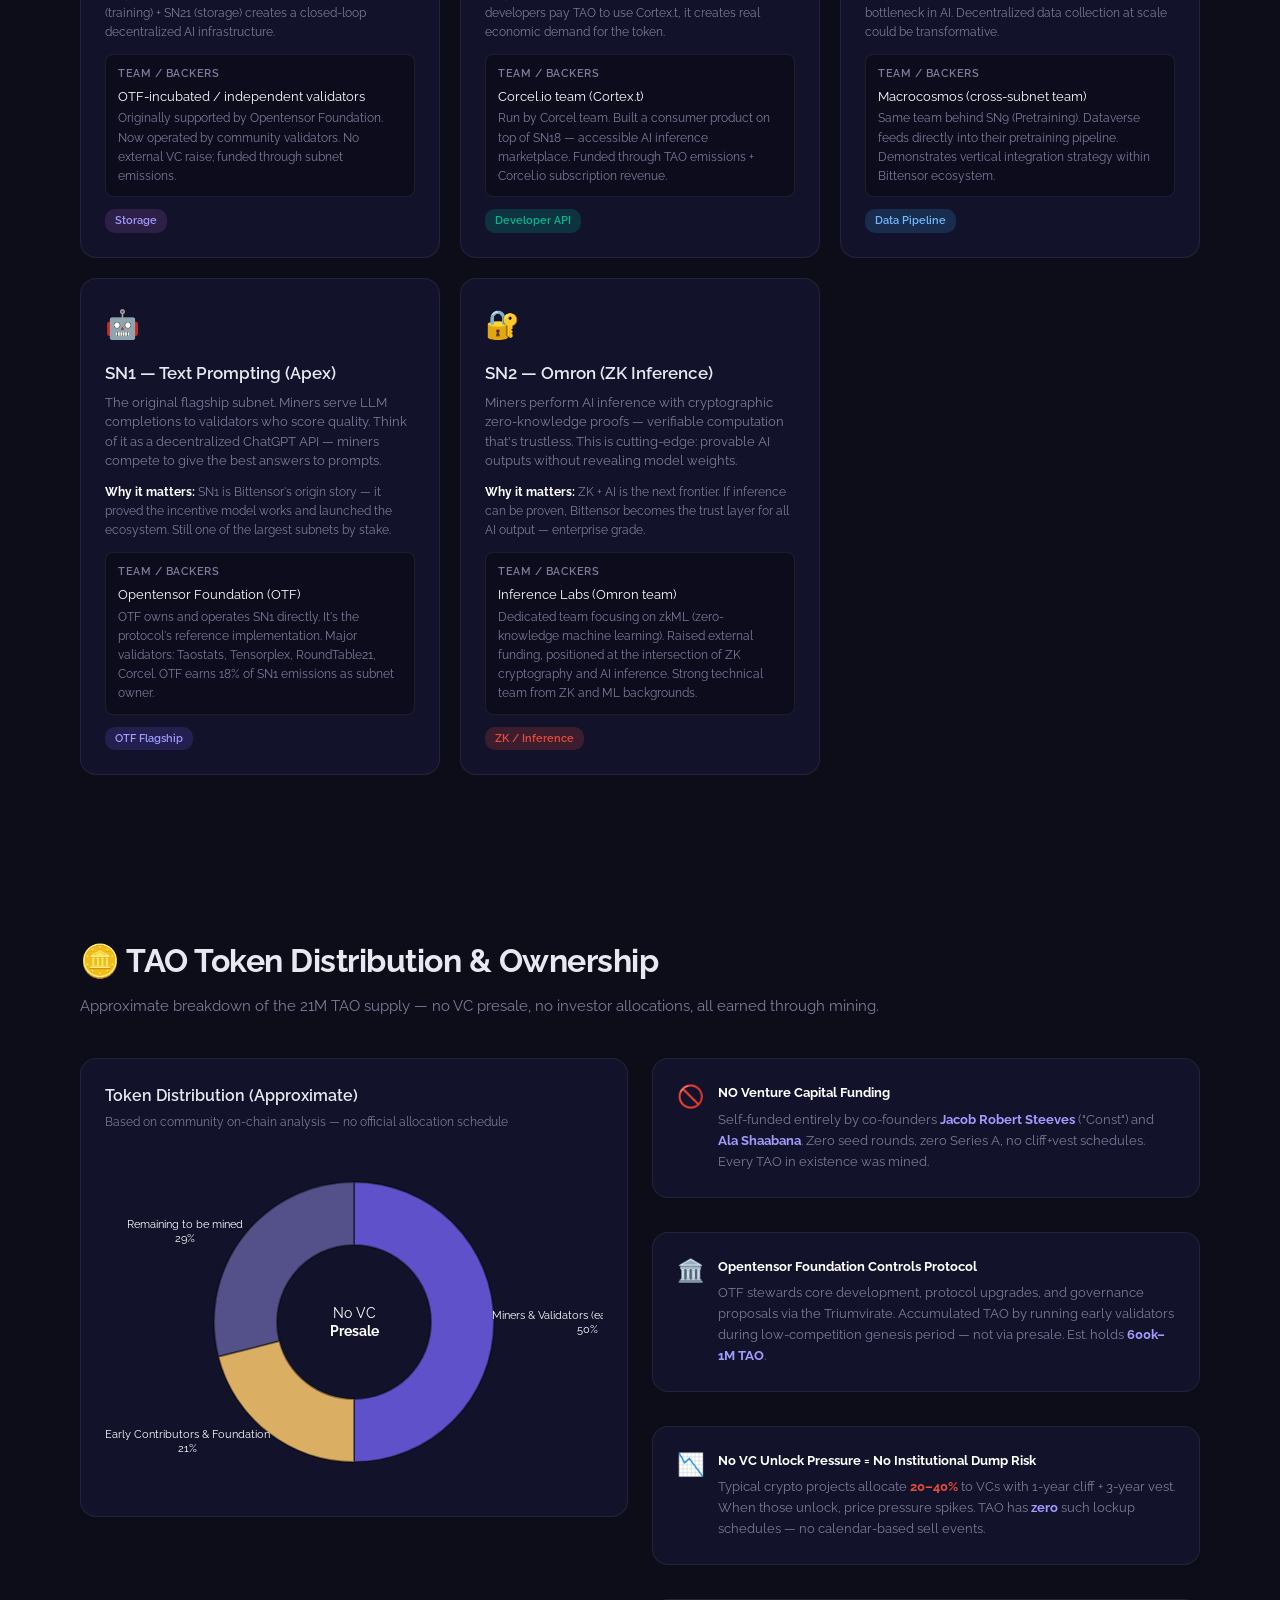
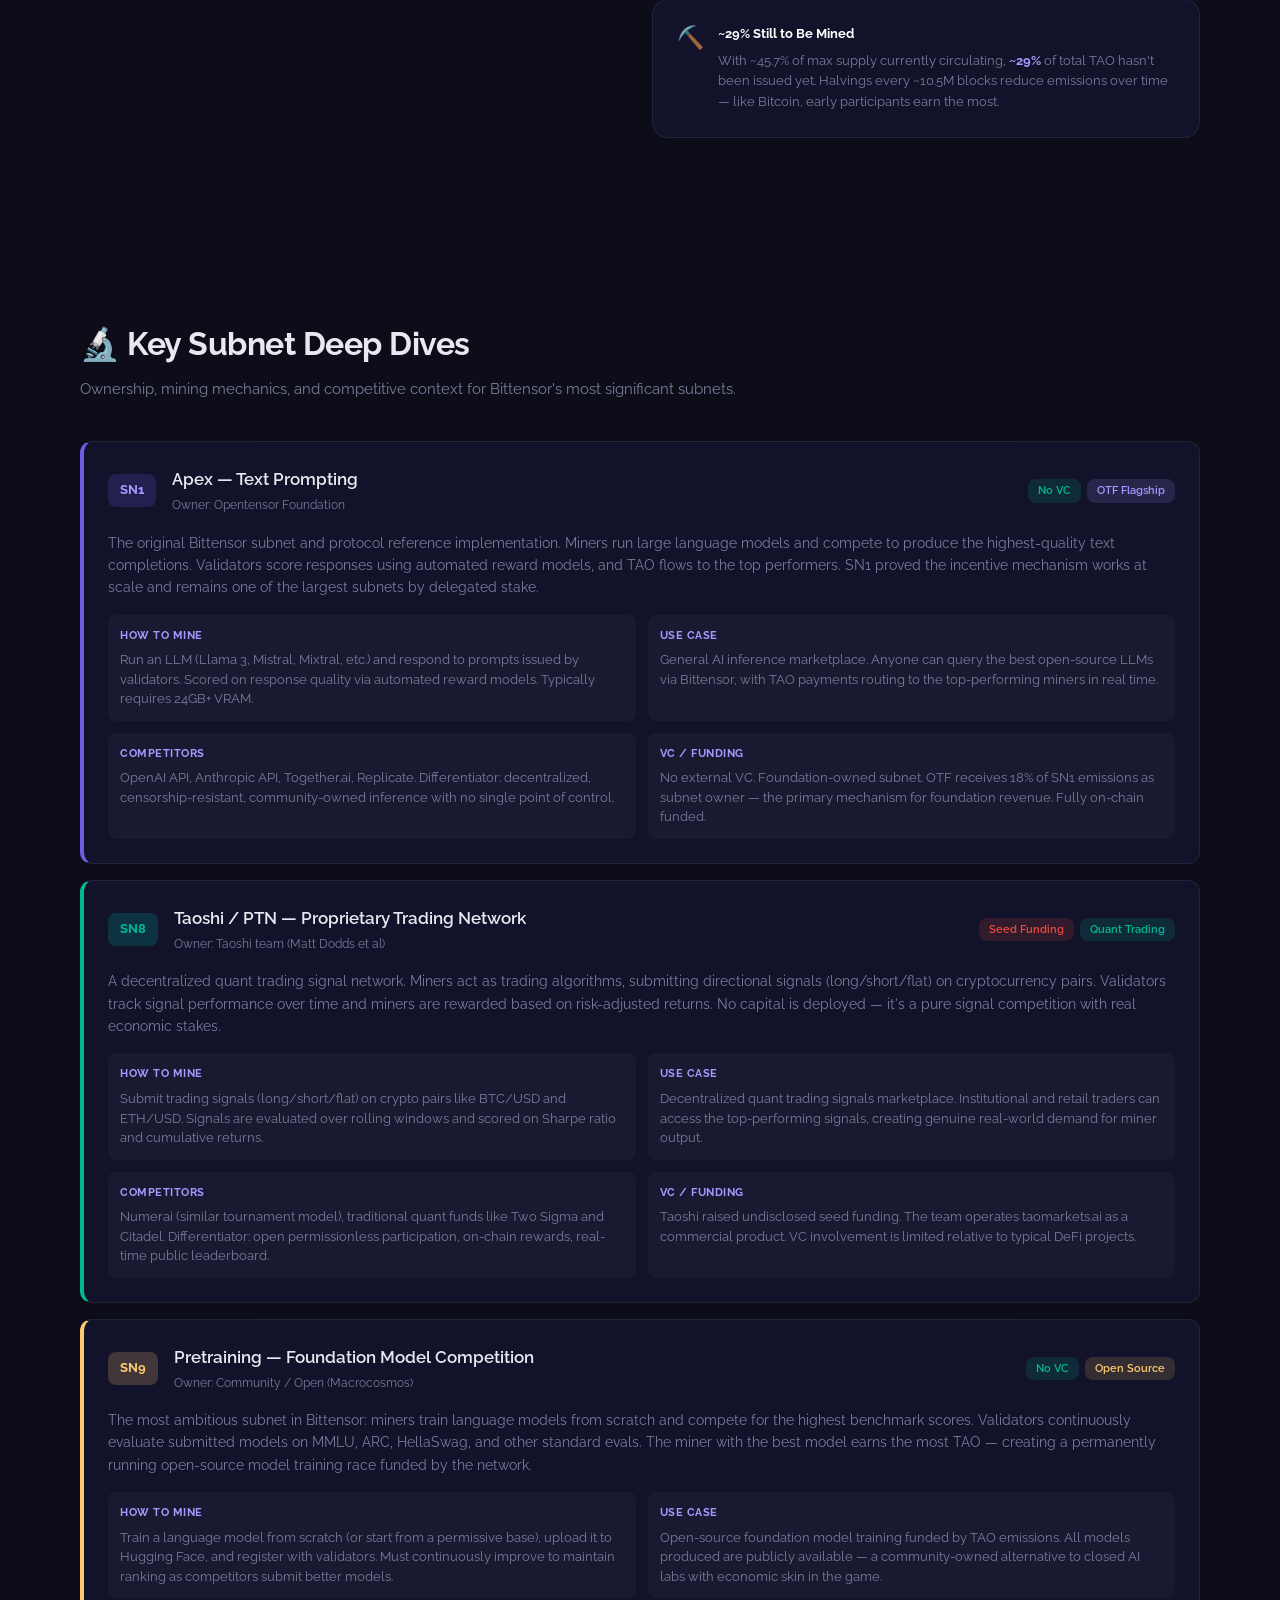
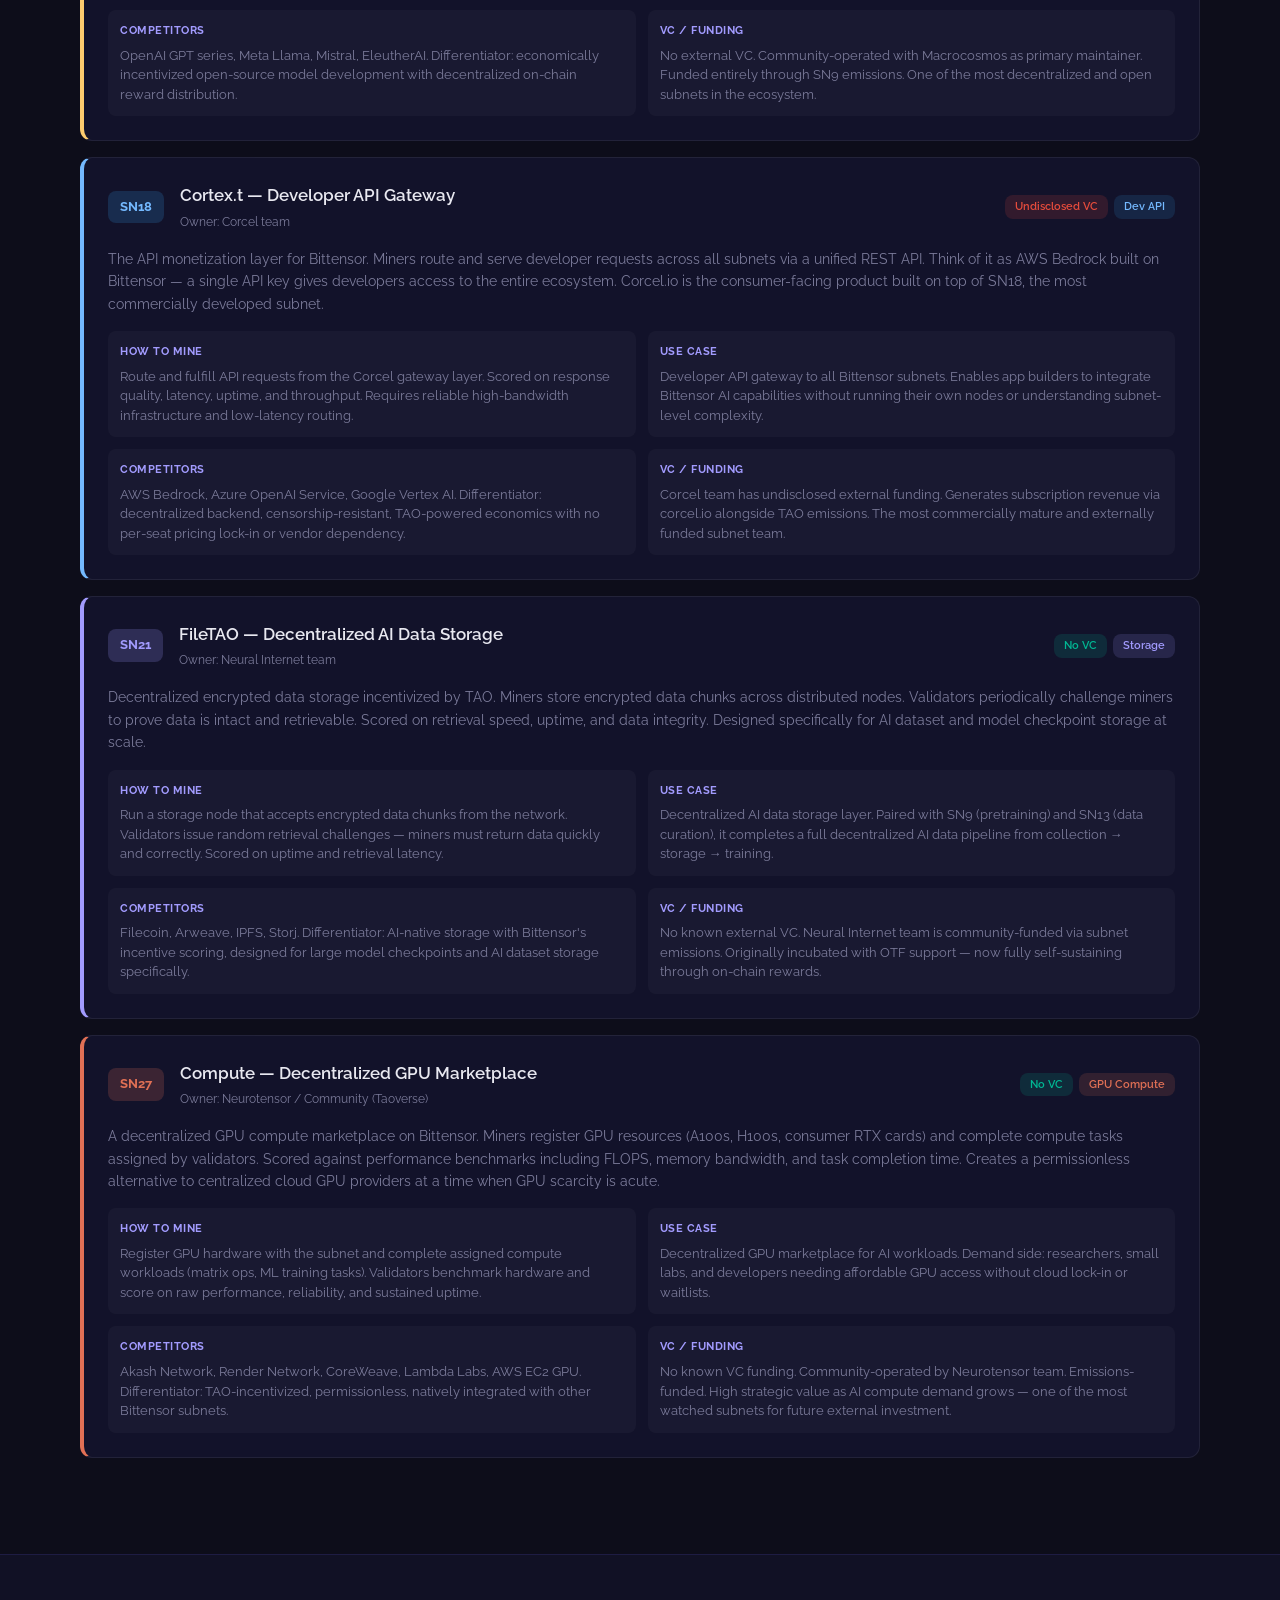
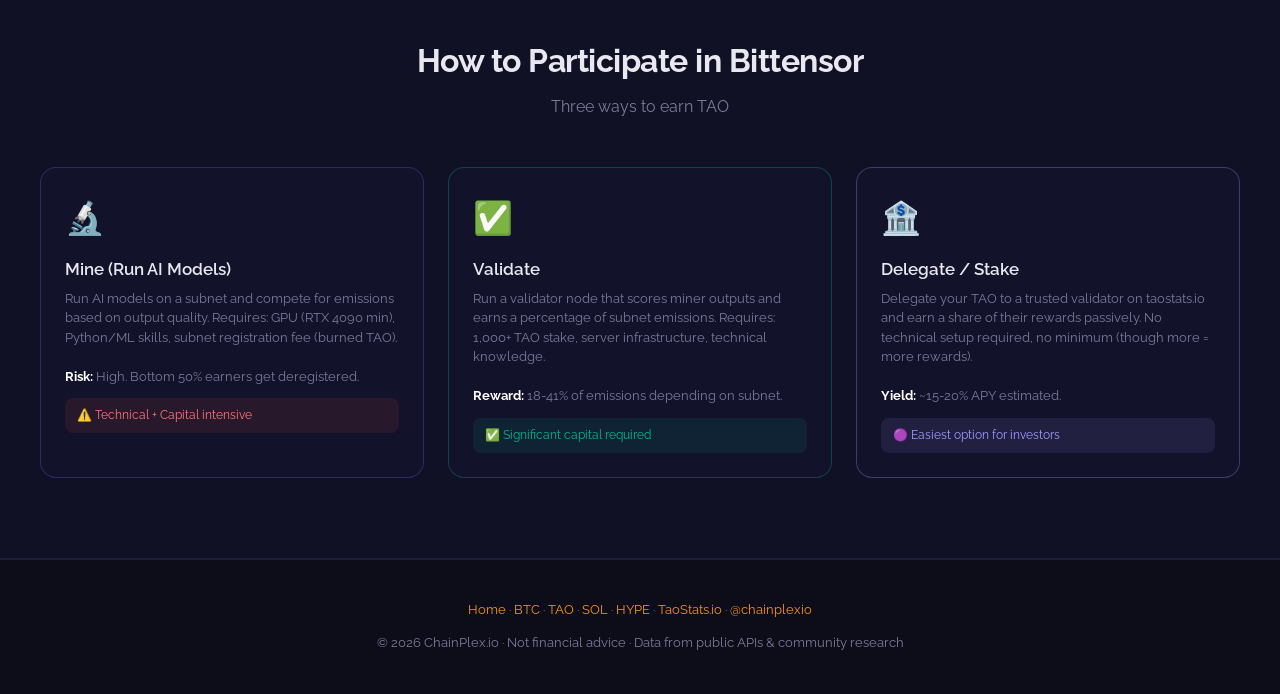
<file: tao.html>
<!DOCTYPE html>
<html lang="en">
<head>
  <meta charset="UTF-8">
  <meta name="viewport" content="width=device-width, initial-scale=1.0">
  <title>Bittensor (TAO) Analytics | ChainPlex</title>
  <link href="https://fonts.googleapis.com/css2?family=Raleway:wght@300;400;500;600;700;800&display=swap" rel="stylesheet">
  <link rel="stylesheet" href="css/style.css">
  <script src="https://cdn.plot.ly/plotly-2.27.0.min.js"></script>
</head>
<body>

<nav>
  <a href="/" class="nav-logo">Chain<span>Plex</span></a>
  <div class="nav-links">
    <a href="/">Home</a>
    <a href="btc.html">BTC Charts</a>
    <a href="tao.html" class="active">TAO / Bittensor</a>
    <a href="hype.html">HYPE</a>
    <a href="sol.html">Solana</a>
    <span id="taoPrice" class="nav-badge" style="background:var(--tao)">Loading...</span>
  </div>
</nav>

<!-- TAO HERO -->
<section class="hero" style="background:radial-gradient(ellipse at top, rgba(108,92,231,0.2) 0%, transparent 60%)">
  <div class="hero-badge" style="background:rgba(108,92,231,0.2);border-color:rgba(108,92,231,0.5);color:var(--tao-light)">🧠 Decentralized AI Network</div>
  <h1>Bittensor <span class="tao-color">(TAO)</span><br>Deep Analytics</h1>
  <p>The most comprehensive Bittensor subnet analytics. Understand the decentralized AI economy powering the future of machine intelligence.</p>
  <div class="hero-buttons">
    <a href="#subnets" class="btn-primary" style="background:var(--tao)">Explore Subnets</a>
    <a href="#distribution" class="btn-secondary">Token Distribution</a>
    <a href="#tokenomics" class="btn-secondary">TAO Tokenomics</a>
  </div>
</section>

<!-- LIVE TAO STATS -->
<div class="stats-bar" id="taoStats">
  <div class="stat-item">
    <div class="stat-value" id="tao-price">—</div>
    <div class="stat-label">TAO Price</div>
  </div>
  <div class="stat-item">
    <div class="stat-value" style="color:var(--tao-light)">9,597,491</div>
    <div class="stat-label">Circulating Supply</div>
  </div>
  <div class="stat-item">
    <div class="stat-value" style="color:var(--tao-light)">21,000,000</div>
    <div class="stat-label">Max Supply (like BTC)</div>
  </div>
  <div class="stat-item">
    <div class="stat-value" style="color:var(--tao-light)">65+</div>
    <div class="stat-label">Active Subnets</div>
  </div>
  <div class="stat-item">
    <div class="stat-value" id="tao-mcap">—</div>
    <div class="stat-label">Market Cap</div>
  </div>
</div>

<!-- WHAT IS BITTENSOR -->
<div class="section">
  <div class="subnet-hero">
    <div class="subnet-hero-text">
      <div style="color:var(--tao-light);font-size:12px;font-weight:600;text-transform:uppercase;letter-spacing:1px;margin-bottom:12px">What is Bittensor?</div>
      <h2>The Decentralized AI Marketplace</h2>
      <p style="margin-bottom:16px">Bittensor is a decentralized protocol that creates a marketplace for machine intelligence. AI models (miners) compete to produce the best outputs for each subnet's specific task. Validators score their work, and TAO rewards flow to the best performers.</p>
      <p style="margin-bottom:16px">Think of it as Bitcoin's proof-of-work model, but instead of mining blocks, you're mining <strong style="color:white">useful AI intelligence</strong>. Each subnet is a specialized AI economy with its own incentive structure.</p>
      <p>TAO is the native token that powers the entire ecosystem — used for staking, validator delegation, and subnet registration. Like Bitcoin, TAO has a fixed max supply of <strong style="color:white">21 million</strong> with halvings every ~10.5M blocks.</p>
    </div>
    <div class="subnet-stats">
      <div class="subnet-stat">
        <div class="subnet-stat-value">~7,200</div>
        <div class="subnet-stat-label">TAO emitted per day</div>
      </div>
      <div class="subnet-stat">
        <div class="subnet-stat-value">45.7%</div>
        <div class="subnet-stat-label">Supply circulating</div>
      </div>
      <div class="subnet-stat">
        <div class="subnet-stat-value">~4yr</div>
        <div class="subnet-stat-label">Next halving</div>
      </div>
      <div class="subnet-stat">
        <div class="subnet-stat-value">15-20%</div>
        <div class="subnet-stat-label">Staking APY (est.)</div>
      </div>
    </div>
  </div>
</div>

<!-- TOKEN DISTRIBUTION -->
<div class="section" style="padding-top:0" id="distribution">
  <div class="section-title">🪙 TAO Token Distribution</div>
  <p class="section-desc">No VC presale. No investor allocations. All 21M TAO earned through mining — just like Bitcoin.</p>

  <div style="display:grid;grid-template-columns:1fr 1fr;gap:24px;margin-bottom:32px">
    <!-- Left: distribution overview -->
    <div class="chart-card">
      <div class="chart-card-header">
        <div>
          <div class="chart-card-title">Supply Allocation Model</div>
          <div class="chart-card-desc">Estimated breakdown — no official token schedule</div>
        </div>
      </div>
      <div id="distChart" style="height:280px"></div>
    </div>

    <!-- Right: key facts -->
    <div class="chart-card" style="display:flex;flex-direction:column;gap:16px;justify-content:center;padding:28px">
      <div>
        <div style="font-size:12px;font-weight:600;text-transform:uppercase;letter-spacing:1px;color:var(--tao-light);margin-bottom:6px">🚫 No VC Presale</div>
        <div style="color:var(--text-muted);font-size:14px;line-height:1.6">Unlike 99% of crypto projects, Bittensor raised <strong style="color:white">zero VC money</strong>. No seed round, no Series A, no cliff+vest. Every TAO in existence was mined by network participants.</div>
      </div>
      <div>
        <div style="font-size:12px;font-weight:600;text-transform:uppercase;letter-spacing:1px;color:var(--tao-light);margin-bottom:6px">🏛️ Opentensor Foundation</div>
        <div style="color:var(--text-muted);font-size:14px;line-height:1.6">The foundation (OTF) accumulated TAO by running validators and mining during the early network when competition was low. Estimated <strong style="color:white">600k–1M+ TAO</strong> held across foundation wallets (~6–10% of max supply).</div>
      </div>
      <div>
        <div style="font-size:12px;font-weight:600;text-transform:uppercase;letter-spacing:1px;color:var(--tao-light);margin-bottom:6px">👥 Founders & Early Miners</div>
        <div style="color:var(--text-muted);font-size:14px;line-height:1.6">Co-founders <strong style="color:white">Jacob Steeves</strong> and <strong style="color:white">Ala Shaabana</strong> mined TAO from genesis. Community estimates suggest founders + early insiders hold <strong style="color:white">~15–25%</strong> of current supply.</div>
      </div>
      <div>
        <div style="font-size:12px;font-weight:600;text-transform:uppercase;letter-spacing:1px;color:var(--tao-light);margin-bottom:6px">🌐 Root Subnet (SN0)</div>
        <div style="color:var(--text-muted);font-size:14px;line-height:1.6">18% of all block emissions go to the root subnet, distributed to validators proportional to their stake. This funds the ecosystem broadly, not a single entity.</div>
      </div>
    </div>
  </div>

  <!-- Stakeholder table -->
  <div class="chart-card">
    <div class="chart-card-header">
      <div>
        <div class="chart-card-title">Major Stakeholders & Backers</div>
        <div class="chart-card-desc">Key players in the TAO ecosystem (estimated holdings, community data)</div>
      </div>
    </div>
    <div style="overflow-x:auto">
      <table style="width:100%;border-collapse:collapse;font-size:14px">
        <thead>
          <tr style="border-bottom:1px solid rgba(255,255,255,0.1)">
            <th style="text-align:left;padding:10px 16px;color:var(--muted);font-weight:600;font-size:12px;text-transform:uppercase;letter-spacing:0.5px">Entity</th>
            <th style="text-align:left;padding:10px 16px;color:var(--muted);font-weight:600;font-size:12px;text-transform:uppercase;letter-spacing:0.5px">Role</th>
            <th style="text-align:left;padding:10px 16px;color:var(--muted);font-weight:600;font-size:12px;text-transform:uppercase;letter-spacing:0.5px">Est. Holdings</th>
            <th style="text-align:left;padding:10px 16px;color:var(--muted);font-weight:600;font-size:12px;text-transform:uppercase;letter-spacing:0.5px">Notes</th>
          </tr>
        </thead>
        <tbody>
          <tr style="border-bottom:1px solid rgba(255,255,255,0.05)">
            <td style="padding:12px 16px;color:white;font-weight:600">Opentensor Foundation (OTF)</td>
            <td style="padding:12px 16px;color:var(--muted)"><span style="background:rgba(108,92,231,0.2);color:var(--tao-light);border-radius:4px;padding:2px 8px;font-size:11px">Protocol Steward</span></td>
            <td style="padding:12px 16px;color:#a29bfe;font-weight:600">~600k–1M TAO</td>
            <td style="padding:12px 16px;color:var(--muted);font-size:13px">Manages core development, runs SN0 validators, controls governance proposals via Triumvirate</td>
          </tr>
          <tr style="border-bottom:1px solid rgba(255,255,255,0.05)">
            <td style="padding:12px 16px;color:white;font-weight:600">Jacob Steeves (Unconditional)</td>
            <td style="padding:12px 16px;color:var(--muted)"><span style="background:rgba(253,203,110,0.2);color:#fdcb6e;border-radius:4px;padding:2px 8px;font-size:11px">Co-Founder</span></td>
            <td style="padding:12px 16px;color:#fdcb6e;font-weight:600">Large (est. 500k+ TAO)</td>
            <td style="padding:12px 16px;color:var(--muted);font-size:13px">Genesis miner. Left active role ~2023 to focus on external projects. Known on-chain alias: "Unconditional"</td>
          </tr>
          <tr style="border-bottom:1px solid rgba(255,255,255,0.05)">
            <td style="padding:12px 16px;color:white;font-weight:600">Ala Shaabana</td>
            <td style="padding:12px 16px;color:var(--muted)"><span style="background:rgba(253,203,110,0.2);color:#fdcb6e;border-radius:4px;padding:2px 8px;font-size:11px">Co-Founder / CEO</span></td>
            <td style="padding:12px 16px;color:#fdcb6e;font-weight:600">Large (est. 500k+ TAO)</td>
            <td style="padding:12px 16px;color:var(--muted);font-size:13px">Active OTF CEO. Leads strategy and protocol development. Early miner from genesis block</td>
          </tr>
          <tr style="border-bottom:1px solid rgba(255,255,255,0.05)">
            <td style="padding:12px 16px;color:white;font-weight:600">Polychain Capital</td>
            <td style="padding:12px 16px;color:var(--muted)"><span style="background:rgba(0,184,148,0.2);color:var(--success);border-radius:4px;padding:2px 8px;font-size:11px">Market Investor</span></td>
            <td style="padding:12px 16px;color:var(--success);font-weight:600">Est. large position</td>
            <td style="padding:12px 16px;color:var(--muted);font-size:13px">Open market purchase; publicly disclosed TAO position. One of the earliest large institutional buyers</td>
          </tr>
          <tr style="border-bottom:1px solid rgba(255,255,255,0.05)">
            <td style="padding:12px 16px;color:white;font-weight:600">Digital Currency Group (DCG)</td>
            <td style="padding:12px 16px;color:var(--muted)"><span style="background:rgba(0,184,148,0.2);color:var(--success);border-radius:4px;padding:2px 8px;font-size:11px">Market Investor</span></td>
            <td style="padding:12px 16px;color:var(--success);font-weight:600">Est. significant position</td>
            <td style="padding:12px 16px;color:var(--muted);font-size:13px">DCG and subsidiary Grayscale have expressed public interest; open market accumulation</td>
          </tr>
          <tr style="border-bottom:1px solid rgba(255,255,255,0.05)">
            <td style="padding:12px 16px;color:white;font-weight:600">Subnet Owners (collective)</td>
            <td style="padding:12px 16px;color:var(--muted)"><span style="background:rgba(52,152,219,0.2);color:#74b9ff;border-radius:4px;padding:2px 8px;font-size:11px">Ecosystem</span></td>
            <td style="padding:12px 16px;color:#74b9ff;font-weight:600">~5–10% of supply</td>
            <td style="padding:12px 16px;color:var(--muted);font-size:13px">Subnet owners receive 18% of their subnet's emissions as an ongoing reward for managing the incentive mechanism</td>
          </tr>
          <tr>
            <td style="padding:12px 16px;color:white;font-weight:600">Open Market / Miners / Stakers</td>
            <td style="padding:12px 16px;color:var(--muted)"><span style="background:rgba(255,255,255,0.1);color:white;border-radius:4px;padding:2px 8px;font-size:11px">Community</span></td>
            <td style="padding:12px 16px;color:white;font-weight:600">~60–70% of supply</td>
            <td style="padding:12px 16px;color:var(--muted);font-size:13px">Majority of supply is diffuse — held by miners, validators, delegators, and open market buyers globally</td>
          </tr>
        </tbody>
      </table>
    </div>
    <div style="margin-top:12px;padding:12px 16px;background:rgba(255,200,0,0.07);border-radius:8px;border:1px solid rgba(255,200,0,0.15);font-size:12px;color:#fdcb6e">
      ⚠️ <strong>Disclaimer:</strong> Holdings are community estimates based on on-chain analysis. No official breakdown exists. Unlike most tokens, TAO has no published vesting schedules or investor allocations — all supply is earned through network participation.
    </div>
  </div>
</div>

<!-- EMISSION MODEL UPDATE -->
<div class="section" style="padding-top:0">
  <div class="chart-card" style="background:linear-gradient(135deg,rgba(108,92,231,0.1) 0%,rgba(0,0,0,0) 100%);border-color:rgba(108,92,231,0.3)">
    <div style="display:grid;grid-template-columns:1fr 1fr 1fr;gap:24px">
      <div>
        <div style="font-size:12px;font-weight:600;text-transform:uppercase;letter-spacing:1px;color:var(--tao-light);margin-bottom:8px">⚡ Taoflow (Nov 2025)</div>
        <div style="font-size:14px;color:var(--muted);line-height:1.6">Emissions now flow to subnets based on <strong style="color:white">net TAO staking inflows</strong>, not token prices. Subnets with real user engagement get more TAO. Subnets with net unstaking get zero.</div>
      </div>
      <div>
        <div style="font-size:12px;font-weight:600;text-transform:uppercase;letter-spacing:1px;color:var(--tao-light);margin-bottom:8px">🔄 Emission Split</div>
        <div style="font-size:14px;color:var(--muted);line-height:1.6">
          <div style="margin-bottom:4px"><span style="color:white">41%</span> → Subnet miners (top performers)</div>
          <div style="margin-bottom:4px"><span style="color:white">41%</span> → Subnet validators + stakers</div>
          <div style="margin-bottom:4px"><span style="color:white">18%</span> → Subnet owner (incentive)</div>
        </div>
      </div>
      <div>
        <div style="font-size:12px;font-weight:600;text-transform:uppercase;letter-spacing:1px;color:var(--tao-light);margin-bottom:8px">📊 Dynamic TAO</div>
        <div style="font-size:14px;color:var(--muted);line-height:1.6">Each subnet now has its own <strong style="color:white">alpha token</strong> (like shares in a subnet fund). Staking creates AMM-style liquidity pools. TAO price reflects aggregate subnet valuations.</div>
      </div>
    </div>
  </div>
</div>

<!-- TAO PRICE CHART -->
<div class="section" style="padding-top:0" id="tokenomics">
  <div class="section-title">📈 TAO Price & Tokenomics</div>
  <p class="section-desc">TAO price history and emission schedule</p>

  <div class="chart-card" style="overflow:hidden">
    <div class="chart-card-header">
      <div>
        <div class="chart-card-title">TAO Price (2Y)</div>
        <div class="chart-card-desc">Bittensor price from Kraken — daily candles since July 2024 listing</div>
      </div>
      <div style="display:flex;gap:8px">
        <button onclick="setTaoRange('1y')" class="btn" style="padding:4px 12px;font-size:12px;background:rgba(255,255,255,0.07);border:1px solid rgba(255,255,255,0.1);color:white;border-radius:6px;cursor:pointer">1Y</button>
        <button onclick="setTaoRange('all')" class="btn" style="padding:4px 12px;font-size:12px;background:var(--tao);border:none;color:white;border-radius:6px;cursor:pointer">All</button>
      </div>
    </div>
    <div id="taoChart" style="width:100%;height:350px;min-height:350px;max-height:350px;"></div>
  </div>

  <div style="display:grid;grid-template-columns:1fr 1fr;gap:20px;margin-top:20px">
    <div class="chart-card">
      <div class="chart-card-header">
        <div>
          <div class="chart-card-title">TAO Supply Schedule</div>
          <div class="chart-card-desc">Emission over time — Bitcoin-like halving model</div>
        </div>
      </div>
      <div id="supplyChart" style="height:260px"></div>
    </div>
    <div class="chart-card">
      <div class="chart-card-header">
        <div>
          <div class="chart-card-title">Daily Emission Rate</div>
          <div class="chart-card-desc">TAO emitted per day across all subnets</div>
        </div>
      </div>
      <div id="emissionChart" style="height:260px"></div>
    </div>
  </div>
</div>

<!-- SUBNETS -->
<div class="section" id="subnets" style="padding-top:0">
  <div class="section-title">🌐 Bittensor Subnet Ecosystem</div>
  <p class="section-desc">All active subnets — their purpose, category, and role in the decentralized AI economy</p>

  <div class="subnet-table">
    <div class="subnet-table-header">
      <div>SN</div>
      <div>Subnet</div>
      <div>Category</div>
      <div>Emissions</div>
      <div>Status</div>
    </div>

    <!-- Top subnets with descriptions -->
    <div class="subnet-row">
      <div class="subnet-id">1</div>
      <div>
        <div class="subnet-name">Text Prompting (Apex)</div>
        <div class="subnet-purpose">LLM response generation — miners serve language model completions to validators</div>
      </div>
      <div><span class="subnet-category text">Text/LLM</span></div>
      <div class="emission-bar-wrap"><div class="emission-bar" style="width:100%"></div><span style="font-size:12px;color:var(--muted)">High</span></div>
      <div><span class="status-dot"></span><span style="font-size:12px">Active</span></div>
    </div>

    <div class="subnet-row">
      <div class="subnet-id">2</div>
      <div>
        <div class="subnet-name">Omron</div>
        <div class="subnet-purpose">Inference layer — provides verified AI inference with cryptographic proofs of computation</div>
      </div>
      <div><span class="subnet-category text">Inference</span></div>
      <div class="emission-bar-wrap"><div class="emission-bar" style="width:85%"></div><span style="font-size:12px;color:var(--muted)">High</span></div>
      <div><span class="status-dot"></span><span style="font-size:12px">Active</span></div>
    </div>

    <div class="subnet-row">
      <div class="subnet-id">3</div>
      <div>
        <div class="subnet-name">MyShell TTS</div>
        <div class="subnet-purpose">Text-to-speech and voice synthesis — miners produce high-quality audio from text prompts</div>
      </div>
      <div><span class="subnet-category">Audio</span></div>
      <div class="emission-bar-wrap"><div class="emission-bar" style="width:70%"></div><span style="font-size:12px;color:var(--muted)">Med</span></div>
      <div><span class="status-dot"></span><span style="font-size:12px">Active</span></div>
    </div>

    <div class="subnet-row">
      <div class="subnet-id">4</div>
      <div>
        <div class="subnet-name">Targon</div>
        <div class="subnet-purpose">Multi-modal AI — handles diverse AI tasks including text, image, and reasoning</div>
      </div>
      <div><span class="subnet-category text">Multi-modal</span></div>
      <div class="emission-bar-wrap"><div class="emission-bar" style="width:75%"></div><span style="font-size:12px;color:var(--muted)">Med</span></div>
      <div><span class="status-dot"></span><span style="font-size:12px">Active</span></div>
    </div>

    <div class="subnet-row">
      <div class="subnet-id">8</div>
      <div>
        <div class="subnet-name">Taoshi (PTN)</div>
        <div class="subnet-purpose">Predictive trading network — miners predict financial market movements, best predictions earn TAO</div>
      </div>
      <div><span class="subnet-category data">Finance</span></div>
      <div class="emission-bar-wrap"><div class="emission-bar" style="width:80%"></div><span style="font-size:12px;color:var(--muted)">High</span></div>
      <div><span class="status-dot"></span><span style="font-size:12px">Active</span></div>
    </div>

    <div class="subnet-row">
      <div class="subnet-id">9</div>
      <div>
        <div class="subnet-name">Pretraining</div>
        <div class="subnet-purpose">Foundation model training — miners train base language models from scratch, competing on loss metrics</div>
      </div>
      <div><span class="subnet-category compute">Training</span></div>
      <div class="emission-bar-wrap"><div class="emission-bar" style="width:90%"></div><span style="font-size:12px;color:var(--muted)">High</span></div>
      <div><span class="status-dot"></span><span style="font-size:12px">Active</span></div>
    </div>

    <div class="subnet-row">
      <div class="subnet-id">13</div>
      <div>
        <div class="subnet-name">Dataverse</div>
        <div class="subnet-purpose">Decentralized data scraping and curation — miners collect and clean datasets for AI training</div>
      </div>
      <div><span class="subnet-category data">Data</span></div>
      <div class="emission-bar-wrap"><div class="emission-bar" style="width:65%"></div><span style="font-size:12px;color:var(--muted)">Med</span></div>
      <div><span class="status-dot"></span><span style="font-size:12px">Active</span></div>
    </div>

    <div class="subnet-row">
      <div class="subnet-id">18</div>
      <div>
        <div class="subnet-name">Cortex.t</div>
        <div class="subnet-purpose">API access layer — provides unified API access to all Bittensor AI models for developers</div>
      </div>
      <div><span class="subnet-category text">API Layer</span></div>
      <div class="emission-bar-wrap"><div class="emission-bar" style="width:72%"></div><span style="font-size:12px;color:var(--muted)">Med</span></div>
      <div><span class="status-dot"></span><span style="font-size:12px">Active</span></div>
    </div>

    <div class="subnet-row">
      <div class="subnet-id">19</div>
      <div>
        <div class="subnet-name">Vision (Naïm)</div>
        <div class="subnet-purpose">Image generation and understanding — miners generate and analyze images using vision models</div>
      </div>
      <div><span class="subnet-category vision">Vision</span></div>
      <div class="emission-bar-wrap"><div class="emission-bar" style="width:68%"></div><span style="font-size:12px;color:var(--muted)">Med</span></div>
      <div><span class="status-dot"></span><span style="font-size:12px">Active</span></div>
    </div>

    <div class="subnet-row">
      <div class="subnet-id">21</div>
      <div>
        <div class="subnet-name">FileTAO</div>
        <div class="subnet-purpose">Decentralized file storage — miners store encrypted data chunks, competing on reliability and speed</div>
      </div>
      <div><span class="subnet-category storage">Storage</span></div>
      <div class="emission-bar-wrap"><div class="emission-bar" style="width:60%"></div><span style="font-size:12px;color:var(--muted)">Med</span></div>
      <div><span class="status-dot"></span><span style="font-size:12px">Active</span></div>
    </div>

    <div class="subnet-row">
      <div class="subnet-id">25</div>
      <div>
        <div class="subnet-name">Hivemind</div>
        <div class="subnet-purpose">Collaborative model training — distributed training across multiple miners sharing gradient updates</div>
      </div>
      <div><span class="subnet-category compute">Training</span></div>
      <div class="emission-bar-wrap"><div class="emission-bar" style="width:55%"></div><span style="font-size:12px;color:var(--muted)">Med</span></div>
      <div><span class="status-dot"></span><span style="font-size:12px">Active</span></div>
    </div>

    <div class="subnet-row">
      <div class="subnet-id">27</div>
      <div>
        <div class="subnet-name">Compute (Taoverse)</div>
        <div class="subnet-purpose">Decentralized GPU marketplace — miners rent compute to the network, competing on performance and price</div>
      </div>
      <div><span class="subnet-category compute">Compute</span></div>
      <div class="emission-bar-wrap"><div class="emission-bar" style="width:78%"></div><span style="font-size:12px;color:var(--muted)">High</span></div>
      <div><span class="status-dot"></span><span style="font-size:12px">Active</span></div>
    </div>

    <div class="subnet-row">
      <div class="subnet-id">32</div>
      <div>
        <div class="subnet-name">It's AI</div>
        <div class="subnet-purpose">AI agent marketplace — miners build and deploy autonomous AI agents for various tasks</div>
      </div>
      <div><span class="subnet-category text">Agents</span></div>
      <div class="emission-bar-wrap"><div class="emission-bar" style="width:62%"></div><span style="font-size:12px;color:var(--muted)">Med</span></div>
      <div><span class="status-dot"></span><span style="font-size:12px">Active</span></div>
    </div>

    <div class="subnet-row">
      <div class="subnet-id">33</div>
      <div>
        <div class="subnet-name">Ready AI</div>
        <div class="subnet-purpose">Video generation — miners generate high-quality video content from text and image prompts</div>
      </div>
      <div><span class="subnet-category vision">Video</span></div>
      <div class="emission-bar-wrap"><div class="emission-bar" style="width:58%"></div><span style="font-size:12px;color:var(--muted)">Med</span></div>
      <div><span class="status-dot"></span><span style="font-size:12px">Active</span></div>
    </div>

    <div class="subnet-row" style="background:rgba(108,92,231,0.05)">
      <div class="subnet-id" style="background:rgba(108,92,231,0.3);color:white">60+</div>
      <div>
        <div class="subnet-name">More subnets (SN36–SN65+)</div>
        <div class="subnet-purpose">Coding assistants, translation, embeddings, knowledge graphs, bioinformatics, time series, and more...</div>
      </div>
      <div><span class="subnet-category">Various</span></div>
      <div class="emission-bar-wrap"><div class="emission-bar" style="width:40%"></div><span style="font-size:12px;color:var(--muted)">Low-Med</span></div>
      <div><span class="status-dot"></span><span style="font-size:12px">Active</span></div>
    </div>
  </div>

  <!-- SUBNET CARDS - KEY ONES -->
  <div style="margin-top:40px">
    <div class="section-title" style="font-size:22px;margin-bottom:8px">🔑 Key Subnet Deep Dives</div>
    <p class="section-desc">The most important subnets driving TAO value and ecosystem growth</p>

    <div class="cards-grid">
      <div class="card">
        <div class="card-icon">💰</div>
        <div class="card-title">SN8 — Taoshi (Trading)</div>
        <div class="card-desc">The most financially relevant subnet. Miners submit trading signals (long/short) across crypto and equities. Best-performing predictions earn the most TAO. Real money is at stake — miners have actual skin in the game.</div>
        <div style="margin-top:12px;font-size:12px;color:var(--muted)"><strong style="color:white">Why it matters:</strong> This is DeFi + quant trading + AI all in one. If Taoshi signals work, it becomes a massive value-add and drives TAO demand.</div>
        <div style="margin-top:12px;padding:10px 12px;background:rgba(0,0,0,0.3);border-radius:8px;border:1px solid rgba(255,255,255,0.07)">
          <div style="font-size:11px;color:var(--muted);margin-bottom:4px;font-weight:600;text-transform:uppercase;letter-spacing:0.5px">Team / Backers</div>
          <div style="font-size:13px;color:white">Taoshi team (anon founders) · Open market funded</div>
          <div style="font-size:12px;color:var(--muted);margin-top:2px">No VC raise. Bootstrapped via TAO mining. Known on-chain as "Taoshi" hotkeys. Subnet owner takes 18% of SN8 emissions.</div>
        </div>
        <span class="card-tag" style="background:rgba(0,184,148,0.2);color:var(--success)">Finance/Quant</span>
      </div>

      <div class="card">
        <div class="card-icon">🏋️</div>
        <div class="card-title">SN9 — Pretraining (Macrocosmos)</div>
        <div class="card-desc">Miners train foundation AI models from scratch and compete on benchmark performance. This is the "proof of useful work" at the core of Bittensor's value proposition — you earn TAO by making AI better.</div>
        <div style="margin-top:12px;font-size:12px;color:var(--muted)"><strong style="color:white">Why it matters:</strong> If this produces models competitive with GPT/Gemini, it's a paradigm shift. The race to train open, decentralized AI starts here.</div>
        <div style="margin-top:12px;padding:10px 12px;background:rgba(0,0,0,0.3);border-radius:8px;border:1px solid rgba(255,255,255,0.07)">
          <div style="font-size:11px;color:var(--muted);margin-bottom:4px;font-weight:600;text-transform:uppercase;letter-spacing:0.5px">Team / Backers</div>
          <div style="font-size:13px;color:white">Macrocosmos (London-based team)</div>
          <div style="font-size:12px;color:var(--muted);margin-top:2px">Founded by ex-DeepMind / research engineers. One of the highest-profile subnet teams. Raised external funding from AI-focused investors. Open-source model weights available on Hugging Face.</div>
        </div>
        <span class="card-tag" style="background:rgba(231,76,60,0.2);color:var(--danger)">Model Training</span>
      </div>

      <div class="card">
        <div class="card-icon">⚙️</div>
        <div class="card-title">SN27 — Compute (Taoverse)</div>
        <div class="card-desc">Decentralized GPU marketplace. Miners rent H100s, A100s and other hardware to the network. Validators verify compute tasks are completed correctly. Competes directly with AWS, Google Cloud, CoreWeave.</div>
        <div style="margin-top:12px;font-size:12px;color:var(--muted)"><strong style="color:white">Why it matters:</strong> GPU shortage is real. Unlocking idle compute globally at competitive prices could be worth billions.</div>
        <div style="margin-top:12px;padding:10px 12px;background:rgba(0,0,0,0.3);border-radius:8px;border:1px solid rgba(255,255,255,0.07)">
          <div style="font-size:11px;color:var(--muted);margin-bottom:4px;font-weight:600;text-transform:uppercase;letter-spacing:0.5px">Team / Backers</div>
          <div style="font-size:13px;color:white">Taoverse / independent team</div>
          <div style="font-size:12px;color:var(--muted);margin-top:2px">Community-run subnet. Multiple validator orgs competing. Backed by open-market TAO stakers. Growing institutional interest given AI compute demand.</div>
        </div>
        <span class="card-tag" style="background:rgba(231,76,60,0.2);color:var(--danger)">GPU/Compute</span>
      </div>

      <div class="card">
        <div class="card-icon">🗄️</div>
        <div class="card-title">SN21 — FileTAO</div>
        <div class="card-desc">Decentralized file storage on Bittensor. Miners store encrypted data reliably across the network. Think Filecoin but with TAO incentives and the Bittensor consensus mechanism ensuring quality.</div>
        <div style="margin-top:12px;font-size:12px;color:var(--muted)"><strong style="color:white">Why it matters:</strong> AI needs data storage. Pairing SN9 (training) + SN21 (storage) creates a closed-loop decentralized AI infrastructure.</div>
        <div style="margin-top:12px;padding:10px 12px;background:rgba(0,0,0,0.3);border-radius:8px;border:1px solid rgba(255,255,255,0.07)">
          <div style="font-size:11px;color:var(--muted);margin-bottom:4px;font-weight:600;text-transform:uppercase;letter-spacing:0.5px">Team / Backers</div>
          <div style="font-size:13px;color:white">OTF-incubated / independent validators</div>
          <div style="font-size:12px;color:var(--muted);margin-top:2px">Originally supported by Opentensor Foundation. Now operated by community validators. No external VC raise; funded through subnet emissions.</div>
        </div>
        <span class="card-tag" style="background:rgba(155,89,182,0.2);color:#a29bfe">Storage</span>
      </div>

      <div class="card">
        <div class="card-icon">🌐</div>
        <div class="card-title">SN18 — Cortex.t API</div>
        <div class="card-desc">The "AWS API Gateway" of Bittensor. Developers query Cortex.t and get back responses from the best miners across all subnets. Single API key, access to the whole Bittensor ecosystem.</div>
        <div style="margin-top:12px;font-size:12px;color:var(--muted)"><strong style="color:white">Why it matters:</strong> This is the monetization layer. If developers pay TAO to use Cortex.t, it creates real economic demand for the token.</div>
        <div style="margin-top:12px;padding:10px 12px;background:rgba(0,0,0,0.3);border-radius:8px;border:1px solid rgba(255,255,255,0.07)">
          <div style="font-size:11px;color:var(--muted);margin-bottom:4px;font-weight:600;text-transform:uppercase;letter-spacing:0.5px">Team / Backers</div>
          <div style="font-size:13px;color:white">Corcel.io team (Cortex.t)</div>
          <div style="font-size:12px;color:var(--muted);margin-top:2px">Run by Corcel team. Built a consumer product on top of SN18 — accessible AI inference marketplace. Funded through TAO emissions + Corcel.io subscription revenue.</div>
        </div>
        <span class="card-tag" style="background:rgba(0,184,148,0.2);color:var(--success)">Developer API</span>
      </div>

      <div class="card">
        <div class="card-icon">📊</div>
        <div class="card-title">SN13 — Dataverse</div>
        <div class="card-desc">Miners scrape, clean, and curate datasets from the web. This feeds directly into pretraining (SN9) and other subnets. Data is the oil of AI — Dataverse is the refinery.</div>
        <div style="margin-top:12px;font-size:12px;color:var(--muted)"><strong style="color:white">Why it matters:</strong> High-quality data is the biggest bottleneck in AI. Decentralized data collection at scale could be transformative.</div>
        <div style="margin-top:12px;padding:10px 12px;background:rgba(0,0,0,0.3);border-radius:8px;border:1px solid rgba(255,255,255,0.07)">
          <div style="font-size:11px;color:var(--muted);margin-bottom:4px;font-weight:600;text-transform:uppercase;letter-spacing:0.5px">Team / Backers</div>
          <div style="font-size:13px;color:white">Macrocosmos (cross-subnet team)</div>
          <div style="font-size:12px;color:var(--muted);margin-top:2px">Same team behind SN9 (Pretraining). Dataverse feeds directly into their pretraining pipeline. Demonstrates vertical integration strategy within Bittensor ecosystem.</div>
        </div>
        <span class="card-tag" style="background:rgba(52,152,219,0.2);color:#74b9ff">Data Pipeline</span>
      </div>

      <div class="card">
        <div class="card-icon">🤖</div>
        <div class="card-title">SN1 — Text Prompting (Apex)</div>
        <div class="card-desc">The original flagship subnet. Miners serve LLM completions to validators who score quality. Think of it as a decentralized ChatGPT API — miners compete to give the best answers to prompts.</div>
        <div style="margin-top:12px;font-size:12px;color:var(--muted)"><strong style="color:white">Why it matters:</strong> SN1 is Bittensor's origin story — it proved the incentive model works and launched the ecosystem. Still one of the largest subnets by stake.</div>
        <div style="margin-top:12px;padding:10px 12px;background:rgba(0,0,0,0.3);border-radius:8px;border:1px solid rgba(255,255,255,0.07)">
          <div style="font-size:11px;color:var(--muted);margin-bottom:4px;font-weight:600;text-transform:uppercase;letter-spacing:0.5px">Team / Backers</div>
          <div style="font-size:13px;color:white">Opentensor Foundation (OTF)</div>
          <div style="font-size:12px;color:var(--muted);margin-top:2px">OTF owns and operates SN1 directly. It's the protocol's reference implementation. Major validators: Taostats, Tensorplex, RoundTable21, Corcel. OTF earns 18% of SN1 emissions as subnet owner.</div>
        </div>
        <span class="card-tag" style="background:rgba(108,92,231,0.2);color:var(--tao-light)">OTF Flagship</span>
      </div>

      <div class="card">
        <div class="card-icon">🔐</div>
        <div class="card-title">SN2 — Omron (ZK Inference)</div>
        <div class="card-desc">Miners perform AI inference with cryptographic zero-knowledge proofs — verifiable computation that's trustless. This is cutting-edge: provable AI outputs without revealing model weights.</div>
        <div style="margin-top:12px;font-size:12px;color:var(--muted)"><strong style="color:white">Why it matters:</strong> ZK + AI is the next frontier. If inference can be proven, Bittensor becomes the trust layer for all AI output — enterprise grade.</div>
        <div style="margin-top:12px;padding:10px 12px;background:rgba(0,0,0,0.3);border-radius:8px;border:1px solid rgba(255,255,255,0.07)">
          <div style="font-size:11px;color:var(--muted);margin-bottom:4px;font-weight:600;text-transform:uppercase;letter-spacing:0.5px">Team / Backers</div>
          <div style="font-size:13px;color:white">Inference Labs (Omron team)</div>
          <div style="font-size:12px;color:var(--muted);margin-top:2px">Dedicated team focusing on zkML (zero-knowledge machine learning). Raised external funding, positioned at the intersection of ZK cryptography and AI inference. Strong technical team from ZK and ML backgrounds.</div>
        </div>
        <span class="card-tag" style="background:rgba(231,76,60,0.2);color:var(--danger)">ZK / Inference</span>
      </div>
    </div>
  </div>
</div>

<!-- TAO TOKEN DISTRIBUTION & OWNERSHIP (DEEP) -->
<div class="section" id="distribution-detail">
  <div class="section-title">🪙 TAO Token Distribution &amp; Ownership</div>
  <p class="section-desc">Approximate breakdown of the 21M TAO supply — no VC presale, no investor allocations, all earned through mining.</p>

  <div style="display:grid;grid-template-columns:1fr 1fr;gap:24px;align-items:start">
    <!-- Donut chart -->
    <div class="chart-card">
      <div class="chart-card-header">
        <div>
          <div class="chart-card-title">Token Distribution (Approximate)</div>
          <div class="chart-card-desc">Based on community on-chain analysis — no official allocation schedule</div>
        </div>
      </div>
      <div id="distDonutChart" style="height:340px"></div>
    </div>

    <!-- Key facts -->
    <div style="display:flex;flex-direction:column;gap:14px">
      <div class="chart-card">
        <div style="display:flex;align-items:flex-start;gap:14px">
          <div style="font-size:22px;line-height:1.2">🚫</div>
          <div>
            <div style="font-size:13px;font-weight:700;color:white;margin-bottom:6px">NO Venture Capital Funding</div>
            <div style="font-size:13px;color:var(--muted);line-height:1.6">Self-funded entirely by co-founders <strong style="color:var(--tao-light)">Jacob Robert Steeves</strong> ("Const") and <strong style="color:var(--tao-light)">Ala Shaabana</strong>. Zero seed rounds, zero Series A, no cliff+vest schedules. Every TAO in existence was mined.</div>
          </div>
        </div>
      </div>
      <div class="chart-card">
        <div style="display:flex;align-items:flex-start;gap:14px">
          <div style="font-size:22px;line-height:1.2">🏛️</div>
          <div>
            <div style="font-size:13px;font-weight:700;color:white;margin-bottom:6px">Opentensor Foundation Controls Protocol</div>
            <div style="font-size:13px;color:var(--muted);line-height:1.6">OTF stewards core development, protocol upgrades, and governance proposals via the Triumvirate. Accumulated TAO by running early validators during low-competition genesis period — not via presale. Est. holds <strong style="color:var(--tao-light)">600k–1M TAO</strong>.</div>
          </div>
        </div>
      </div>
      <div class="chart-card">
        <div style="display:flex;align-items:flex-start;gap:14px">
          <div style="font-size:22px;line-height:1.2">📉</div>
          <div>
            <div style="font-size:13px;font-weight:700;color:white;margin-bottom:6px">No VC Unlock Pressure = No Institutional Dump Risk</div>
            <div style="font-size:13px;color:var(--muted);line-height:1.6">Typical crypto projects allocate <strong style="color:#e74c3c">20–40%</strong> to VCs with 1-year cliff + 3-year vest. When those unlock, price pressure spikes. TAO has <strong style="color:var(--tao-light)">zero</strong> such lockup schedules — no calendar-based sell events.</div>
          </div>
        </div>
      </div>
      <div class="chart-card">
        <div style="display:flex;align-items:flex-start;gap:14px">
          <div style="font-size:22px;line-height:1.2">⛏️</div>
          <div>
            <div style="font-size:13px;font-weight:700;color:white;margin-bottom:6px">~29% Still to Be Mined</div>
            <div style="font-size:13px;color:var(--muted);line-height:1.6">With ~45.7% of max supply currently circulating, <strong style="color:var(--tao-light)">~29%</strong> of total TAO hasn't been issued yet. Halvings every ~10.5M blocks reduce emissions over time — like Bitcoin, early participants earn the most.</div>
          </div>
        </div>
      </div>
    </div>
  </div>
</div>

<!-- SUBNET DEEP DIVES -->
<style>
.sdc { background: var(--card); border: 1px solid var(--border); border-left: 4px solid var(--tao); border-radius: 12px; padding: 24px; margin-bottom: 16px; }
.sdc-header { display: flex; align-items: center; gap: 16px; margin-bottom: 16px; }
.sdc-num { background: rgba(108,92,231,0.2); color: var(--tao-light); font-weight: 700; font-size: 13px; padding: 6px 12px; border-radius: 8px; white-space: nowrap; }
.sdc-title { font-size: 17px; font-weight: 600; }
.sdc-team { font-size: 12px; color: var(--muted); margin-top: 3px; }
.sdc-badges { display: flex; gap: 6px; margin-left: auto; flex-wrap: wrap; }
.sdc-badge { font-size: 11px; padding: 3px 10px; border-radius: 8px; font-weight: 600; background: rgba(0,184,148,0.15); color: #00b894; }
.sdc-badge.vc { background: rgba(231,76,60,0.15); color: #e74c3c; }
.sdc-desc { color: var(--muted); font-size: 14px; line-height: 1.6; margin-bottom: 16px; }
.sdc-grid { display: grid; grid-template-columns: 1fr 1fr; gap: 12px; }
.sdc-item { background: rgba(255,255,255,0.03); border-radius: 8px; padding: 12px; }
.sdc-item strong { font-size: 11px; text-transform: uppercase; letter-spacing: 0.5px; color: var(--tao-light); display: block; margin-bottom: 6px; }
.sdc-item p { font-size: 13px; color: var(--muted); line-height: 1.5; }
</style>

<div class="section" id="subnet-details">
  <div class="section-title">🔬 Key Subnet Deep Dives</div>
  <p class="section-desc">Ownership, mining mechanics, and competitive context for Bittensor's most significant subnets.</p>

  <!-- SN1 -->
  <div class="sdc">
    <div class="sdc-header">
      <div class="sdc-num">SN1</div>
      <div>
        <div class="sdc-title">Apex — Text Prompting</div>
        <div class="sdc-team">Owner: Opentensor Foundation</div>
      </div>
      <div class="sdc-badges">
        <span class="sdc-badge">No VC</span>
        <span class="sdc-badge" style="background:rgba(162,155,254,0.15);color:var(--tao-light)">OTF Flagship</span>
      </div>
    </div>
    <p class="sdc-desc">The original Bittensor subnet and protocol reference implementation. Miners run large language models and compete to produce the highest-quality text completions. Validators score responses using automated reward models, and TAO flows to the top performers. SN1 proved the incentive mechanism works at scale and remains one of the largest subnets by delegated stake.</p>
    <div class="sdc-grid">
      <div class="sdc-item">
        <strong>How to Mine</strong>
        <p>Run an LLM (Llama 3, Mistral, Mixtral, etc.) and respond to prompts issued by validators. Scored on response quality via automated reward models. Typically requires 24GB+ VRAM.</p>
      </div>
      <div class="sdc-item">
        <strong>Use Case</strong>
        <p>General AI inference marketplace. Anyone can query the best open-source LLMs via Bittensor, with TAO payments routing to the top-performing miners in real time.</p>
      </div>
      <div class="sdc-item">
        <strong>Competitors</strong>
        <p>OpenAI API, Anthropic API, Together.ai, Replicate. Differentiator: decentralized, censorship-resistant, community-owned inference with no single point of control.</p>
      </div>
      <div class="sdc-item">
        <strong>VC / Funding</strong>
        <p>No external VC. Foundation-owned subnet. OTF receives 18% of SN1 emissions as subnet owner — the primary mechanism for foundation revenue. Fully on-chain funded.</p>
      </div>
    </div>
  </div>

  <!-- SN8 -->
  <div class="sdc" style="border-left-color:#00b894">
    <div class="sdc-header">
      <div class="sdc-num" style="background:rgba(0,184,148,0.2);color:#00b894">SN8</div>
      <div>
        <div class="sdc-title">Taoshi / PTN — Proprietary Trading Network</div>
        <div class="sdc-team">Owner: Taoshi team (Matt Dodds et al)</div>
      </div>
      <div class="sdc-badges">
        <span class="sdc-badge vc">Seed Funding</span>
        <span class="sdc-badge" style="background:rgba(0,184,148,0.15);color:#00b894">Quant Trading</span>
      </div>
    </div>
    <p class="sdc-desc">A decentralized quant trading signal network. Miners act as trading algorithms, submitting directional signals (long/short/flat) on cryptocurrency pairs. Validators track signal performance over time and miners are rewarded based on risk-adjusted returns. No capital is deployed — it's a pure signal competition with real economic stakes.</p>
    <div class="sdc-grid">
      <div class="sdc-item">
        <strong>How to Mine</strong>
        <p>Submit trading signals (long/short/flat) on crypto pairs like BTC/USD and ETH/USD. Signals are evaluated over rolling windows and scored on Sharpe ratio and cumulative returns.</p>
      </div>
      <div class="sdc-item">
        <strong>Use Case</strong>
        <p>Decentralized quant trading signals marketplace. Institutional and retail traders can access the top-performing signals, creating genuine real-world demand for miner output.</p>
      </div>
      <div class="sdc-item">
        <strong>Competitors</strong>
        <p>Numerai (similar tournament model), traditional quant funds like Two Sigma and Citadel. Differentiator: open permissionless participation, on-chain rewards, real-time public leaderboard.</p>
      </div>
      <div class="sdc-item">
        <strong>VC / Funding</strong>
        <p>Taoshi raised undisclosed seed funding. The team operates taomarkets.ai as a commercial product. VC involvement is limited relative to typical DeFi projects.</p>
      </div>
    </div>
  </div>

  <!-- SN9 -->
  <div class="sdc" style="border-left-color:#fdcb6e">
    <div class="sdc-header">
      <div class="sdc-num" style="background:rgba(253,203,110,0.2);color:#fdcb6e">SN9</div>
      <div>
        <div class="sdc-title">Pretraining — Foundation Model Competition</div>
        <div class="sdc-team">Owner: Community / Open (Macrocosmos)</div>
      </div>
      <div class="sdc-badges">
        <span class="sdc-badge">No VC</span>
        <span class="sdc-badge" style="background:rgba(253,203,110,0.15);color:#fdcb6e">Open Source</span>
      </div>
    </div>
    <p class="sdc-desc">The most ambitious subnet in Bittensor: miners train language models from scratch and compete for the highest benchmark scores. Validators continuously evaluate submitted models on MMLU, ARC, HellaSwag, and other standard evals. The miner with the best model earns the most TAO — creating a permanently running open-source model training race funded by the network.</p>
    <div class="sdc-grid">
      <div class="sdc-item">
        <strong>How to Mine</strong>
        <p>Train a language model from scratch (or start from a permissive base), upload it to Hugging Face, and register with validators. Must continuously improve to maintain ranking as competitors submit better models.</p>
      </div>
      <div class="sdc-item">
        <strong>Use Case</strong>
        <p>Open-source foundation model training funded by TAO emissions. All models produced are publicly available — a community-owned alternative to closed AI labs with economic skin in the game.</p>
      </div>
      <div class="sdc-item">
        <strong>Competitors</strong>
        <p>OpenAI GPT series, Meta Llama, Mistral, EleutherAI. Differentiator: economically incentivized open-source model development with decentralized on-chain reward distribution.</p>
      </div>
      <div class="sdc-item">
        <strong>VC / Funding</strong>
        <p>No external VC. Community-operated with Macrocosmos as primary maintainer. Funded entirely through SN9 emissions. One of the most decentralized and open subnets in the ecosystem.</p>
      </div>
    </div>
  </div>

  <!-- SN18 -->
  <div class="sdc" style="border-left-color:#74b9ff">
    <div class="sdc-header">
      <div class="sdc-num" style="background:rgba(52,152,219,0.2);color:#74b9ff">SN18</div>
      <div>
        <div class="sdc-title">Cortex.t — Developer API Gateway</div>
        <div class="sdc-team">Owner: Corcel team</div>
      </div>
      <div class="sdc-badges">
        <span class="sdc-badge vc">Undisclosed VC</span>
        <span class="sdc-badge" style="background:rgba(52,152,219,0.15);color:#74b9ff">Dev API</span>
      </div>
    </div>
    <p class="sdc-desc">The API monetization layer for Bittensor. Miners route and serve developer requests across all subnets via a unified REST API. Think of it as AWS Bedrock built on Bittensor — a single API key gives developers access to the entire ecosystem. Corcel.io is the consumer-facing product built on top of SN18, the most commercially developed subnet.</p>
    <div class="sdc-grid">
      <div class="sdc-item">
        <strong>How to Mine</strong>
        <p>Route and fulfill API requests from the Corcel gateway layer. Scored on response quality, latency, uptime, and throughput. Requires reliable high-bandwidth infrastructure and low-latency routing.</p>
      </div>
      <div class="sdc-item">
        <strong>Use Case</strong>
        <p>Developer API gateway to all Bittensor subnets. Enables app builders to integrate Bittensor AI capabilities without running their own nodes or understanding subnet-level complexity.</p>
      </div>
      <div class="sdc-item">
        <strong>Competitors</strong>
        <p>AWS Bedrock, Azure OpenAI Service, Google Vertex AI. Differentiator: decentralized backend, censorship-resistant, TAO-powered economics with no per-seat pricing lock-in or vendor dependency.</p>
      </div>
      <div class="sdc-item">
        <strong>VC / Funding</strong>
        <p>Corcel team has undisclosed external funding. Generates subscription revenue via corcel.io alongside TAO emissions. The most commercially mature and externally funded subnet team.</p>
      </div>
    </div>
  </div>

  <!-- SN21 -->
  <div class="sdc" style="border-left-color:#a29bfe">
    <div class="sdc-header">
      <div class="sdc-num" style="background:rgba(162,155,254,0.2);color:#a29bfe">SN21</div>
      <div>
        <div class="sdc-title">FileTAO — Decentralized AI Data Storage</div>
        <div class="sdc-team">Owner: Neural Internet team</div>
      </div>
      <div class="sdc-badges">
        <span class="sdc-badge">No VC</span>
        <span class="sdc-badge" style="background:rgba(162,155,254,0.15);color:#a29bfe">Storage</span>
      </div>
    </div>
    <p class="sdc-desc">Decentralized encrypted data storage incentivized by TAO. Miners store encrypted data chunks across distributed nodes. Validators periodically challenge miners to prove data is intact and retrievable. Scored on retrieval speed, uptime, and data integrity. Designed specifically for AI dataset and model checkpoint storage at scale.</p>
    <div class="sdc-grid">
      <div class="sdc-item">
        <strong>How to Mine</strong>
        <p>Run a storage node that accepts encrypted data chunks from the network. Validators issue random retrieval challenges — miners must return data quickly and correctly. Scored on uptime and retrieval latency.</p>
      </div>
      <div class="sdc-item">
        <strong>Use Case</strong>
        <p>Decentralized AI data storage layer. Paired with SN9 (pretraining) and SN13 (data curation), it completes a full decentralized AI data pipeline from collection → storage → training.</p>
      </div>
      <div class="sdc-item">
        <strong>Competitors</strong>
        <p>Filecoin, Arweave, IPFS, Storj. Differentiator: AI-native storage with Bittensor's incentive scoring, designed for large model checkpoints and AI dataset storage specifically.</p>
      </div>
      <div class="sdc-item">
        <strong>VC / Funding</strong>
        <p>No known external VC. Neural Internet team is community-funded via subnet emissions. Originally incubated with OTF support — now fully self-sustaining through on-chain rewards.</p>
      </div>
    </div>
  </div>

  <!-- SN27 -->
  <div class="sdc" style="border-left-color:#e17055">
    <div class="sdc-header">
      <div class="sdc-num" style="background:rgba(225,112,85,0.2);color:#e17055">SN27</div>
      <div>
        <div class="sdc-title">Compute — Decentralized GPU Marketplace</div>
        <div class="sdc-team">Owner: Neurotensor / Community (Taoverse)</div>
      </div>
      <div class="sdc-badges">
        <span class="sdc-badge">No VC</span>
        <span class="sdc-badge" style="background:rgba(225,112,85,0.15);color:#e17055">GPU Compute</span>
      </div>
    </div>
    <p class="sdc-desc">A decentralized GPU compute marketplace on Bittensor. Miners register GPU resources (A100s, H100s, consumer RTX cards) and complete compute tasks assigned by validators. Scored against performance benchmarks including FLOPS, memory bandwidth, and task completion time. Creates a permissionless alternative to centralized cloud GPU providers at a time when GPU scarcity is acute.</p>
    <div class="sdc-grid">
      <div class="sdc-item">
        <strong>How to Mine</strong>
        <p>Register GPU hardware with the subnet and complete assigned compute workloads (matrix ops, ML training tasks). Validators benchmark hardware and score on raw performance, reliability, and sustained uptime.</p>
      </div>
      <div class="sdc-item">
        <strong>Use Case</strong>
        <p>Decentralized GPU marketplace for AI workloads. Demand side: researchers, small labs, and developers needing affordable GPU access without cloud lock-in or waitlists.</p>
      </div>
      <div class="sdc-item">
        <strong>Competitors</strong>
        <p>Akash Network, Render Network, CoreWeave, Lambda Labs, AWS EC2 GPU. Differentiator: TAO-incentivized, permissionless, natively integrated with other Bittensor subnets.</p>
      </div>
      <div class="sdc-item">
        <strong>VC / Funding</strong>
        <p>No known VC funding. Community-operated by Neurotensor team. Emissions-funded. High strategic value as AI compute demand grows — one of the most watched subnets for future external investment.</p>
      </div>
    </div>
  </div>
</div>

<!-- HOW TO PARTICIPATE -->
<div style="background:rgba(108,92,231,0.05);border-top:1px solid rgba(108,92,231,0.15);border-bottom:1px solid rgba(108,92,231,0.15);padding:80px 40px;">
  <div style="max-width:1200px;margin:0 auto;">
    <div class="section-title" style="text-align:center;margin-bottom:8px">How to Participate in Bittensor</div>
    <p style="text-align:center;color:var(--muted);margin-bottom:48px">Three ways to earn TAO</p>
    <div style="display:grid;grid-template-columns:repeat(auto-fit,minmax(260px,1fr));gap:24px">
      <div class="card" style="border-color:rgba(108,92,231,0.3)">
        <div style="font-size:32px;margin-bottom:12px">🔬</div>
        <div class="card-title">Mine (Run AI Models)</div>
        <div class="card-desc">Run AI models on a subnet and compete for emissions based on output quality. Requires: GPU (RTX 4090 min), Python/ML skills, subnet registration fee (burned TAO).<br><br><strong style="color:white">Risk:</strong> High. Bottom 50% earners get deregistered.</div>
        <div style="margin-top:12px;font-size:12px;padding:8px 12px;background:rgba(231,76,60,0.1);border-radius:8px;color:#ff7675">⚠️ Technical + Capital intensive</div>
      </div>

      <div class="card" style="border-color:rgba(0,184,148,0.3)">
        <div style="font-size:32px;margin-bottom:12px">✅</div>
        <div class="card-title">Validate</div>
        <div class="card-desc">Run a validator node that scores miner outputs and earns a percentage of subnet emissions. Requires: 1,000+ TAO stake, server infrastructure, technical knowledge.<br><br><strong style="color:white">Reward:</strong> 18-41% of emissions depending on subnet.</div>
        <div style="margin-top:12px;font-size:12px;padding:8px 12px;background:rgba(0,184,148,0.1);border-radius:8px;color:var(--success)">✅ Significant capital required</div>
      </div>

      <div class="card" style="border-color:rgba(162,155,254,0.3)">
        <div style="font-size:32px;margin-bottom:12px">🏦</div>
        <div class="card-title">Delegate / Stake</div>
        <div class="card-desc">Delegate your TAO to a trusted validator on taostats.io and earn a share of their rewards passively. No technical setup required, no minimum (though more = more rewards).<br><br><strong style="color:white">Yield:</strong> ~15-20% APY estimated.</div>
        <div style="margin-top:12px;font-size:12px;padding:8px 12px;background:rgba(162,155,254,0.1);border-radius:8px;color:var(--tao-light)">🟣 Easiest option for investors</div>
      </div>
    </div>
  </div>
</div>

<footer>
  <div style="margin-bottom:12px">
    <a href="/">Home</a> · 
    <a href="btc.html">BTC</a> ·
    <a href="tao.html">TAO</a> ·
    <a href="sol.html">SOL</a> ·
    <a href="hype.html">HYPE</a> ·
    <a href="https://taostats.io" target="_blank">TaoStats.io</a> ·
    <a href="https://x.com/chainplexio" target="_blank">@chainplexio</a>
  </div>
  © 2026 ChainPlex.io · Not financial advice · Data from public APIs & community research
</footer>

<script>
// TAO price
async function loadTaoPrice() {
  try {
    const res = await fetch('https://api.coingecko.com/api/v3/simple/price?ids=bittensor&vs_currencies=usd&include_24hr_change=true&include_market_cap=true');
    const d = await res.json();
    const tao = d.bittensor;
    const price = '$' + tao.usd.toLocaleString('en-US', {maximumFractionDigits: 2});
    const mcap = '$' + (tao.usd_market_cap / 1e9).toFixed(2) + 'B';
    const chg = tao.usd_24h_change;

    document.getElementById('tao-price').textContent = price;
    document.getElementById('tao-price').className = 'stat-value ' + (chg >= 0 ? 'up' : 'down');
    document.getElementById('tao-mcap').textContent = mcap;
    document.getElementById('tao-mcap').className = 'stat-value';
    document.getElementById('taoPrice').textContent = price;
  } catch(e) { console.error(e); }
}

// TAO price chart from Kraken
async function loadTaoChart() {
  try {
    const res = await fetch('https://api.kraken.com/0/public/OHLC?pair=TAOUSD&interval=1440&since=1');
    const data = await res.json();

    if (data.error && data.error.length > 0) throw new Error(data.error[0]);

    const pair = Object.keys(data.result).find(k => k !== 'last');
    const candles = data.result[pair].slice(0, -1);

    const dates = candles.map(c => new Date(c[0] * 1000).toISOString().split('T')[0]);
    const prices = candles.map(c => parseFloat(c[4]));

    const trace = {
      x: dates, y: prices,
      type: 'scatter', mode: 'lines',
      name: 'TAO Price',
      line: { color: '#6c5ce7', width: 2 },
      fill: 'tozeroy',
      fillcolor: 'rgba(108,92,231,0.1)',
    };

    const layout = {
      height: 350,
      plot_bgcolor: 'transparent',
      paper_bgcolor: 'transparent',
      yaxis: { gridcolor: 'rgba(255,255,255,0.05)', color: '#7b7b9a', tickprefix: '$', rangemode: 'tozero' },
      xaxis: { 
        gridcolor: 'rgba(255,255,255,0.05)', 
        color: '#7b7b9a',
        range: [dates[0], dates[dates.length - 1]],
        type: 'date'
      },
      margin: { t: 10, r: 10, b: 40, l: 70 },
      font: { family: 'Raleway', color: '#7b7b9a' },
      hovermode: 'x unified',
    };

    Plotly.newPlot('taoChart', [trace], layout, { responsive: true, displayModeBar: false });
  } catch(e) {
    document.getElementById('taoChart').innerHTML = '<div style="padding:20px;color:var(--muted)">TAO chart unavailable — check CoinGecko for live prices.</div>';
  }
}

// Supply schedule chart
function buildSupplyChart() {
  const years = Array.from({length: 20}, (_, i) => 2022 + i);
  // Approximate circulating supply over time with halvings
  const supply = [8.5, 9.1, 9.6, 10.2, 10.6, 11.0, 11.3, 11.6, 11.9, 12.1, 12.4, 12.6, 12.8, 13.0, 13.2, 13.4, 13.6, 13.7, 13.9, 14.0];

  Plotly.newPlot('supplyChart', [{
    x: years, y: supply,
    type: 'scatter', mode: 'lines+markers',
    name: 'Circulating Supply (M)',
    line: { color: '#a29bfe', width: 2 },
    fill: 'tozeroy', fillcolor: 'rgba(162,155,254,0.1)',
  }], {
    plot_bgcolor: 'transparent', paper_bgcolor: 'transparent',
    yaxis: { gridcolor: 'rgba(255,255,255,0.05)', color: '#7b7b9a', ticksuffix: 'M' },
    xaxis: { gridcolor: 'rgba(255,255,255,0.05)', color: '#7b7b9a' },
    margin: { t: 10, r: 10, b: 40, l: 60 },
    font: { family: 'Raleway', color: '#7b7b9a' },
    showlegend: false,
  }, { responsive: true, displayModeBar: false });
}

// Emission rate chart
function buildEmissionChart() {
  const years = ['2022', '2023', '2024', '2025', '2026', '2028', '2030', '2032', '2034'];
  const emissions = [14400, 14400, 7200, 7200, 7200, 3600, 3600, 1800, 1800];

  Plotly.newPlot('emissionChart', [{
    x: years, y: emissions,
    type: 'bar',
    name: 'Daily TAO Emission',
    marker: { color: 'rgba(108,92,231,0.7)', line: { color: 'rgba(108,92,231,1)', width: 1 } },
  }], {
    plot_bgcolor: 'transparent', paper_bgcolor: 'transparent',
    yaxis: { gridcolor: 'rgba(255,255,255,0.05)', color: '#7b7b9a', ticksuffix: ' TAO' },
    xaxis: { gridcolor: 'rgba(255,255,255,0.05)', color: '#7b7b9a' },
    margin: { t: 10, r: 10, b: 40, l: 70 },
    font: { family: 'Raleway', color: '#7b7b9a' },
    showlegend: false,
  }, { responsive: true, displayModeBar: false });
}

function setTaoRange(range) {
  const now = new Date();
  let start = range === '1y' ? new Date(now.getFullYear()-1, now.getMonth(), now.getDate()) : new Date('2023-01-01');
  Plotly.relayout('taoChart', { 'xaxis.range': [start.toISOString().split('T')[0], now.toISOString().split('T')[0]] });
}

// Token distribution pie chart
function buildDistChart() {
  const labels = ['Open Market (Miners / Traders)', 'Validators + Stakers', 'Founders (est.)', 'Opentensor Foundation', 'Subnet Owners (ongoing)', 'Other Early Miners'];
  const values = [40, 22, 16, 8, 8, 6];
  const colors = ['rgba(108,92,231,0.8)', 'rgba(0,184,148,0.8)', 'rgba(253,203,110,0.8)', 'rgba(162,155,254,0.8)', 'rgba(52,152,219,0.8)', 'rgba(255,255,255,0.3)'];

  Plotly.newPlot('distChart', [{
    type: 'pie',
    labels: labels,
    values: values,
    marker: { colors: colors, line: { color: 'rgba(0,0,0,0.3)', width: 1 } },
    textfont: { family: 'Raleway', size: 11, color: 'white' },
    hovertemplate: '<b>%{label}</b><br>~%{value}%<extra></extra>',
    hole: 0.45,
  }], {
    paper_bgcolor: 'transparent',
    plot_bgcolor: 'transparent',
    margin: { t: 10, r: 10, b: 10, l: 10 },
    font: { family: 'Raleway', color: '#7b7b9a', size: 11 },
    showlegend: true,
    legend: {
      orientation: 'v',
      x: 1.05,
      y: 0.5,
      font: { size: 11, color: '#aaa' },
    },
    annotations: [{
      text: 'Community<br><b>~60%+</b>',
      x: 0.5, y: 0.5,
      font: { size: 12, color: 'white', family: 'Raleway' },
      showarrow: false,
    }]
  }, { responsive: true, displayModeBar: false });
}

function buildDistDonutChart() {
  const labels = ['Miners & Validators (earned over time)', 'Early Contributors & Foundation', 'Remaining to be mined'];
  const values = [50, 21, 29];
  const colors = ['rgba(108,92,231,0.85)', 'rgba(253,203,110,0.85)', 'rgba(162,155,254,0.45)'];

  Plotly.newPlot('distDonutChart', [{
    type: 'pie',
    labels: labels,
    values: values,
    marker: { colors: colors, line: { color: 'rgba(0,0,0,0.4)', width: 2 } },
    textfont: { family: 'Raleway', size: 11, color: 'white' },
    hovertemplate: '<b>%{label}</b><br>%{value}%<extra></extra>',
    hole: 0.55,
    textposition: 'outside',
    textinfo: 'label+percent',
  }], {
    paper_bgcolor: 'transparent',
    plot_bgcolor: 'transparent',
    margin: { t: 30, r: 10, b: 30, l: 10 },
    font: { family: 'Raleway', color: '#7b7b9a', size: 11 },
    showlegend: false,
    annotations: [{
      text: 'No VC<br><b>Presale</b>',
      x: 0.5, y: 0.5,
      font: { size: 14, color: 'white', family: 'Raleway' },
      showarrow: false,
    }]
  }, { responsive: true, displayModeBar: false });
}

loadTaoPrice();
loadTaoChart();
buildSupplyChart();
buildEmissionChart();
buildDistChart();
buildDistDonutChart();
</script>
</body>
</html>
</file>
<file: css/style.css>
* { margin: 0; padding: 0; box-sizing: border-box; }

:root {
  --primary: #f7931a;
  --dark: #0d0d1a;
  --darker: #080812;
  --card: #12122a;
  --border: rgba(255,255,255,0.07);
  --text: #e8e8f0;
  --muted: #7b7b9a;
  --tao: #6c5ce7;
  --tao-light: #a29bfe;
  --success: #00b894;
  --danger: #e74c3c;
}

body {
  font-family: 'Raleway', sans-serif;
  background: var(--dark);
  color: var(--text);
  line-height: 1.6;
}

/* NAV */
nav {
  position: fixed;
  top: 0; left: 0; right: 0;
  z-index: 1000;
  background: rgba(13,13,26,0.95);
  backdrop-filter: blur(10px);
  border-bottom: 1px solid var(--border);
  padding: 0 40px;
  height: 64px;
  display: flex;
  align-items: center;
  justify-content: space-between;
}

.nav-logo {
  font-size: 22px;
  font-weight: 700;
  color: white;
  text-decoration: none;
  letter-spacing: -0.5px;
}

.nav-logo span { color: var(--primary); }

.nav-links { display: flex; gap: 8px; align-items: center; }

.nav-links a {
  color: var(--muted);
  text-decoration: none;
  font-size: 14px;
  font-weight: 500;
  padding: 8px 14px;
  border-radius: 8px;
  transition: all 0.2s;
}

.nav-links a:hover, .nav-links a.active {
  color: white;
  background: rgba(255,255,255,0.07);
}

.nav-badge {
  background: var(--primary);
  color: white;
  padding: 5px 14px;
  border-radius: 20px;
  font-size: 13px;
  font-weight: 600;
  margin-left: 8px;
}

/* HERO */
.hero {
  padding: 140px 40px 80px;
  text-align: center;
  background: radial-gradient(ellipse at top, rgba(108,92,231,0.15) 0%, transparent 60%);
  position: relative;
  overflow: hidden;
}

.hero::before {
  content: '';
  position: absolute;
  top: 0; left: 50%;
  transform: translateX(-50%);
  width: 600px; height: 600px;
  background: radial-gradient(circle, rgba(247,147,26,0.05) 0%, transparent 70%);
  pointer-events: none;
}

.hero-badge {
  display: inline-block;
  background: rgba(108,92,231,0.2);
  border: 1px solid rgba(108,92,231,0.4);
  color: var(--tao-light);
  padding: 6px 16px;
  border-radius: 20px;
  font-size: 12px;
  font-weight: 600;
  letter-spacing: 1px;
  text-transform: uppercase;
  margin-bottom: 24px;
}

.hero h1 {
  font-size: 56px;
  font-weight: 800;
  line-height: 1.1;
  margin-bottom: 20px;
  letter-spacing: -1.5px;
}

.hero h1 span { color: var(--primary); }
.hero h1 .tao-color { color: var(--tao-light); }

.hero p {
  font-size: 18px;
  color: var(--muted);
  max-width: 600px;
  margin: 0 auto 36px;
  font-weight: 400;
}

.hero-buttons { display: flex; gap: 12px; justify-content: center; flex-wrap: wrap; }

.btn-primary {
  background: var(--primary);
  color: white;
  padding: 14px 28px;
  border-radius: 10px;
  font-size: 15px;
  font-weight: 600;
  text-decoration: none;
  transition: all 0.2s;
  border: none; cursor: pointer;
}

.btn-primary:hover { background: #e8861a; transform: translateY(-1px); }

.btn-secondary {
  background: rgba(255,255,255,0.07);
  color: white;
  padding: 14px 28px;
  border-radius: 10px;
  font-size: 15px;
  font-weight: 600;
  text-decoration: none;
  transition: all 0.2s;
  border: 1px solid var(--border);
}

.btn-secondary:hover { background: rgba(255,255,255,0.12); }

/* STATS BAR */
.stats-bar {
  display: flex;
  justify-content: center;
  gap: 0;
  border-top: 1px solid var(--border);
  border-bottom: 1px solid var(--border);
  background: rgba(255,255,255,0.02);
  flex-wrap: wrap;
}

.stat-item {
  padding: 20px 40px;
  text-align: center;
  border-right: 1px solid var(--border);
  min-width: 160px;
}

.stat-item:last-child { border-right: none; }
.stat-value { font-size: 22px; font-weight: 700; color: white; }
.stat-value.up { color: var(--success); }
.stat-value.down { color: var(--danger); }
.stat-label { font-size: 12px; color: var(--muted); margin-top: 2px; }

/* SECTIONS */
.section { padding: 80px 40px; max-width: 1200px; margin: 0 auto; }
.section-title { font-size: 32px; font-weight: 700; margin-bottom: 8px; letter-spacing: -0.5px; }
.section-desc { color: var(--muted); margin-bottom: 40px; font-size: 15px; }

/* CARDS GRID */
.cards-grid {
  display: grid;
  grid-template-columns: repeat(auto-fill, minmax(280px, 1fr));
  gap: 20px;
}

.card {
  background: var(--card);
  border: 1px solid var(--border);
  border-radius: 16px;
  padding: 24px;
  transition: all 0.2s;
  text-decoration: none;
  color: inherit;
  display: block;
}

.card:hover {
  border-color: rgba(247,147,26,0.3);
  transform: translateY(-2px);
  box-shadow: 0 8px 32px rgba(0,0,0,0.3);
}

.card-icon { font-size: 28px; margin-bottom: 12px; }
.card-title { font-size: 17px; font-weight: 600; margin-bottom: 6px; }
.card-desc { font-size: 13px; color: var(--muted); line-height: 1.5; }
.card-tag {
  display: inline-block;
  background: rgba(108,92,231,0.2);
  color: var(--tao-light);
  padding: 3px 10px;
  border-radius: 10px;
  font-size: 11px;
  font-weight: 600;
  margin-top: 12px;
}

.card-tag.btc { background: rgba(247,147,26,0.2); color: var(--primary); }
.card-tag.free { background: rgba(0,184,148,0.2); color: var(--success); }

/* SUBNET SECTION */
.subnet-hero {
  background: linear-gradient(135deg, rgba(108,92,231,0.1) 0%, rgba(13,13,26,0) 100%);
  border: 1px solid rgba(108,92,231,0.2);
  border-radius: 20px;
  padding: 40px;
  margin-bottom: 40px;
  display: grid;
  grid-template-columns: 1fr 1fr;
  gap: 40px;
  align-items: center;
}

.subnet-hero-text h2 { font-size: 28px; font-weight: 700; margin-bottom: 12px; }
.subnet-hero-text p { color: var(--muted); font-size: 15px; line-height: 1.7; }

.subnet-stats { display: grid; grid-template-columns: 1fr 1fr; gap: 16px; }
.subnet-stat {
  background: rgba(255,255,255,0.04);
  border: 1px solid var(--border);
  border-radius: 12px;
  padding: 16px;
  text-align: center;
}

.subnet-stat-value { font-size: 24px; font-weight: 700; color: var(--tao-light); }
.subnet-stat-label { font-size: 12px; color: var(--muted); margin-top: 4px; }

/* SUBNET TABLE */
.subnet-table {
  background: var(--card);
  border: 1px solid var(--border);
  border-radius: 16px;
  overflow: hidden;
}

.subnet-table-header {
  display: grid;
  grid-template-columns: 60px 1fr 120px 200px 100px;
  padding: 12px 24px;
  background: rgba(255,255,255,0.03);
  border-bottom: 1px solid var(--border);
  font-size: 12px;
  color: var(--muted);
  font-weight: 600;
  text-transform: uppercase;
  letter-spacing: 0.5px;
}

.subnet-row {
  display: grid;
  grid-template-columns: 60px 1fr 120px 200px 100px;
  padding: 16px 24px;
  border-bottom: 1px solid var(--border);
  align-items: center;
  transition: background 0.15s;
  text-decoration: none;
  color: inherit;
}

.subnet-row:last-child { border-bottom: none; }
.subnet-row:hover { background: rgba(255,255,255,0.03); }

.subnet-id {
  font-size: 13px;
  font-weight: 700;
  color: var(--tao-light);
  background: rgba(108,92,231,0.15);
  width: 36px; height: 36px;
  border-radius: 8px;
  display: flex;
  align-items: center;
  justify-content: center;
}

.subnet-name { font-size: 14px; font-weight: 600; }
.subnet-purpose { font-size: 12px; color: var(--muted); margin-top: 2px; }

.emission-bar-wrap { display: flex; align-items: center; gap: 8px; }
.emission-bar {
  height: 6px;
  background: var(--tao);
  border-radius: 3px;
  min-width: 4px;
}

.subnet-category {
  font-size: 11px;
  padding: 3px 10px;
  border-radius: 8px;
  font-weight: 600;
  background: rgba(108,92,231,0.15);
  color: var(--tao-light);
  display: inline-block;
}

.subnet-category.text { background: rgba(0,184,148,0.15); color: var(--success); }
.subnet-category.vision { background: rgba(247,147,26,0.15); color: var(--primary); }
.subnet-category.compute { background: rgba(231,76,60,0.15); color: var(--danger); }
.subnet-category.data { background: rgba(52,152,219,0.15); color: #74b9ff; }
.subnet-category.storage { background: rgba(155,89,182,0.15); color: #a29bfe; }

.status-dot {
  width: 8px; height: 8px;
  border-radius: 50%;
  background: var(--success);
  display: inline-block;
  margin-right: 6px;
  box-shadow: 0 0 6px var(--success);
}

/* CHART SECTION */
.chart-card {
  background: var(--card);
  border: 1px solid var(--border);
  border-radius: 16px;
  padding: 24px;
  margin-bottom: 20px;
}

.chart-card-header {
  display: flex;
  justify-content: space-between;
  align-items: flex-start;
  margin-bottom: 20px;
}

.chart-card-title { font-size: 16px; font-weight: 600; }
.chart-card-desc { font-size: 12px; color: var(--muted); margin-top: 4px; }

/* FOOTER */
footer {
  border-top: 1px solid var(--border);
  padding: 40px;
  text-align: center;
  color: var(--muted);
  font-size: 13px;
}

footer a { color: var(--primary); text-decoration: none; }

/* RESPONSIVE */
@media (max-width: 768px) {
  .hero h1 { font-size: 36px; }
  .hero { padding: 100px 20px 60px; }
  .section { padding: 60px 20px; }
  nav { padding: 0 20px; }
  .subnet-hero { grid-template-columns: 1fr; }
  .subnet-table-header, .subnet-row { grid-template-columns: 50px 1fr 80px; }
  .subnet-table-header > *:nth-child(4),
  .subnet-table-header > *:nth-child(5),
  .subnet-row > *:nth-child(4),
  .subnet-row > *:nth-child(5) { display: none; }
  .stat-item { padding: 16px 20px; }
}
</file>
